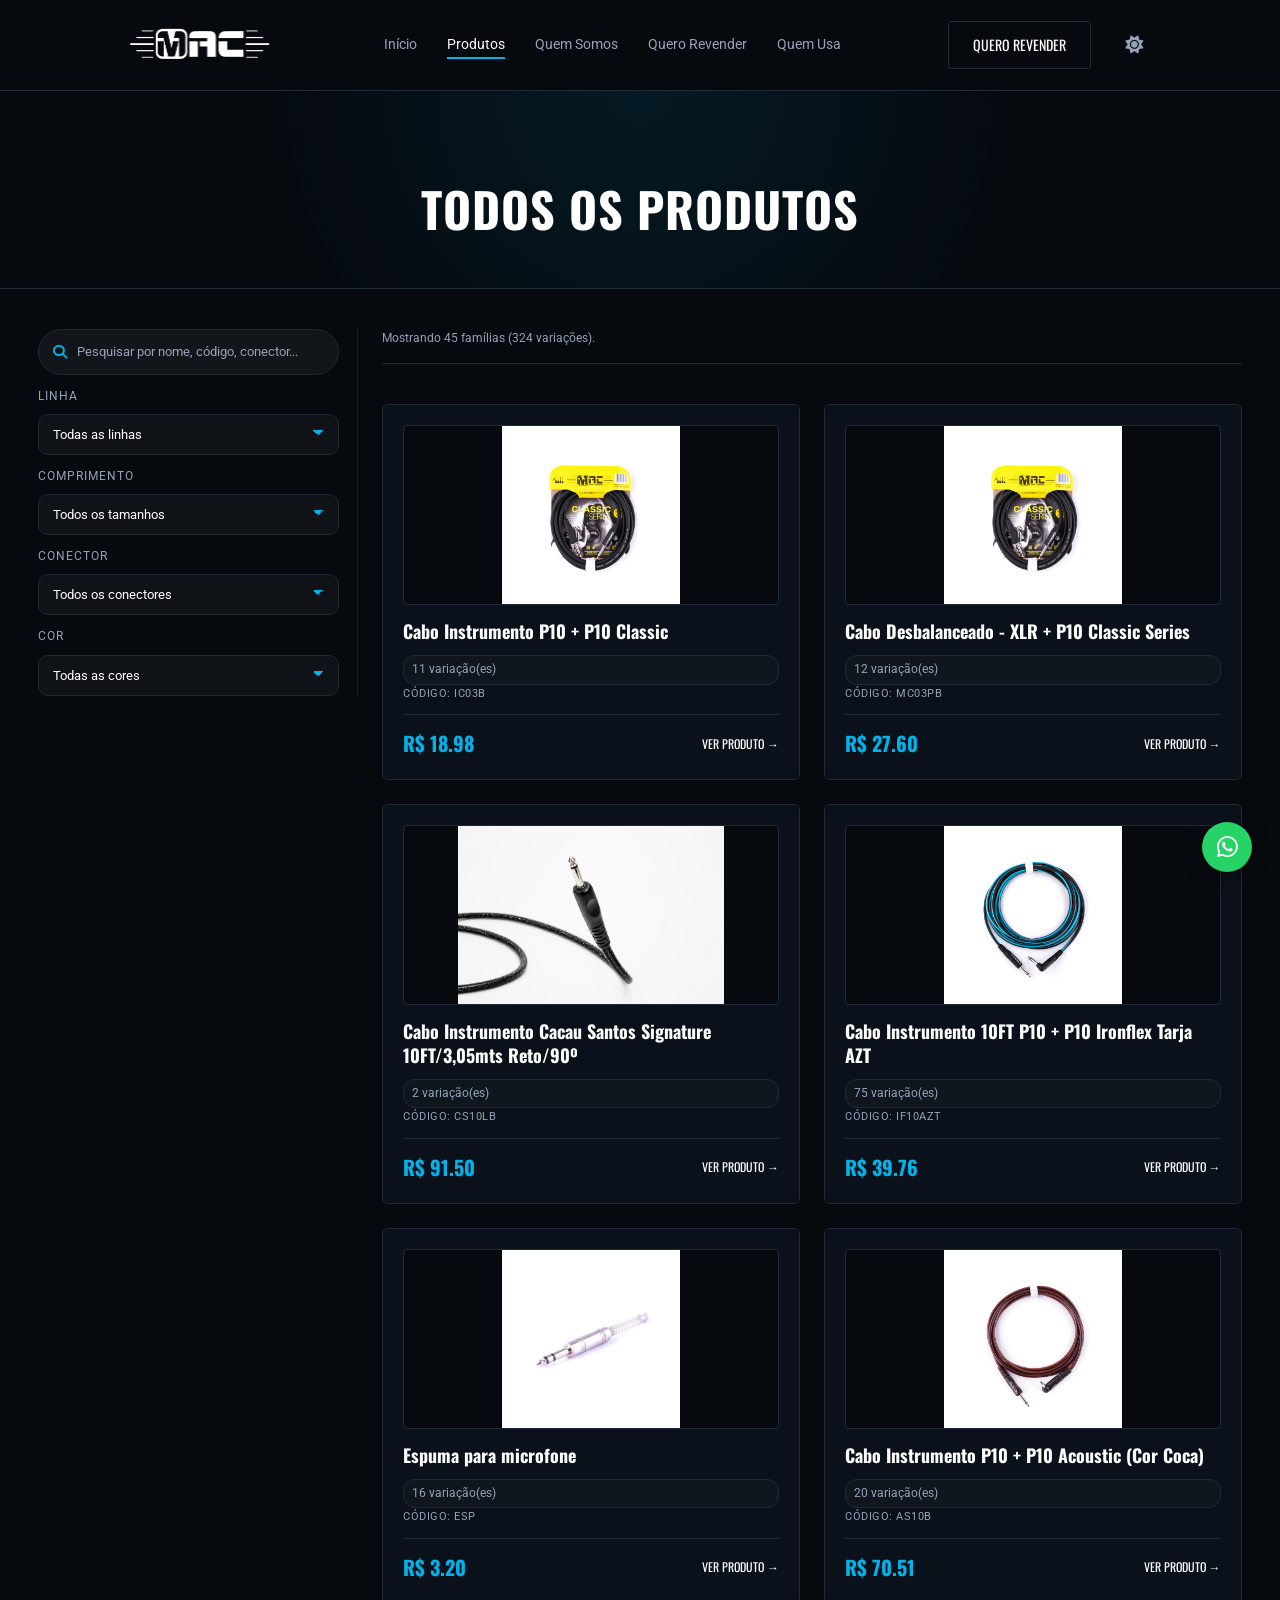
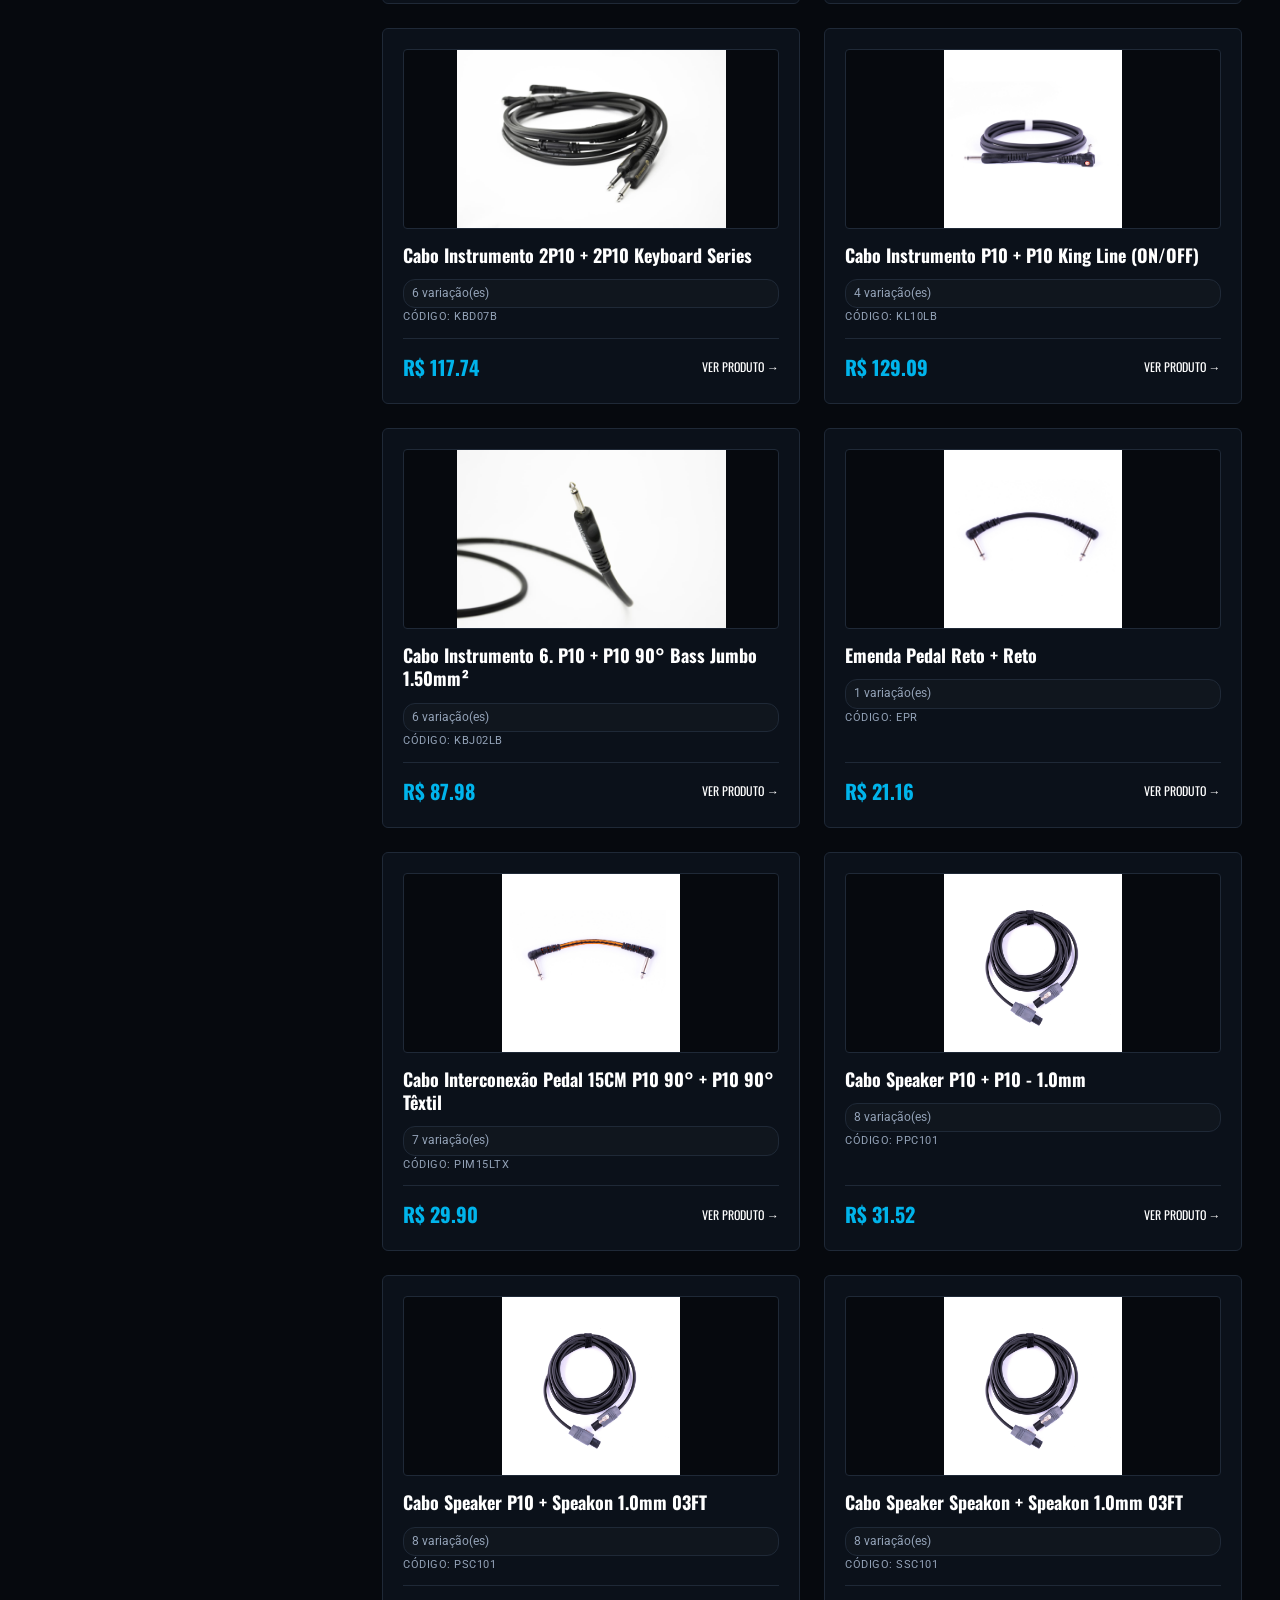
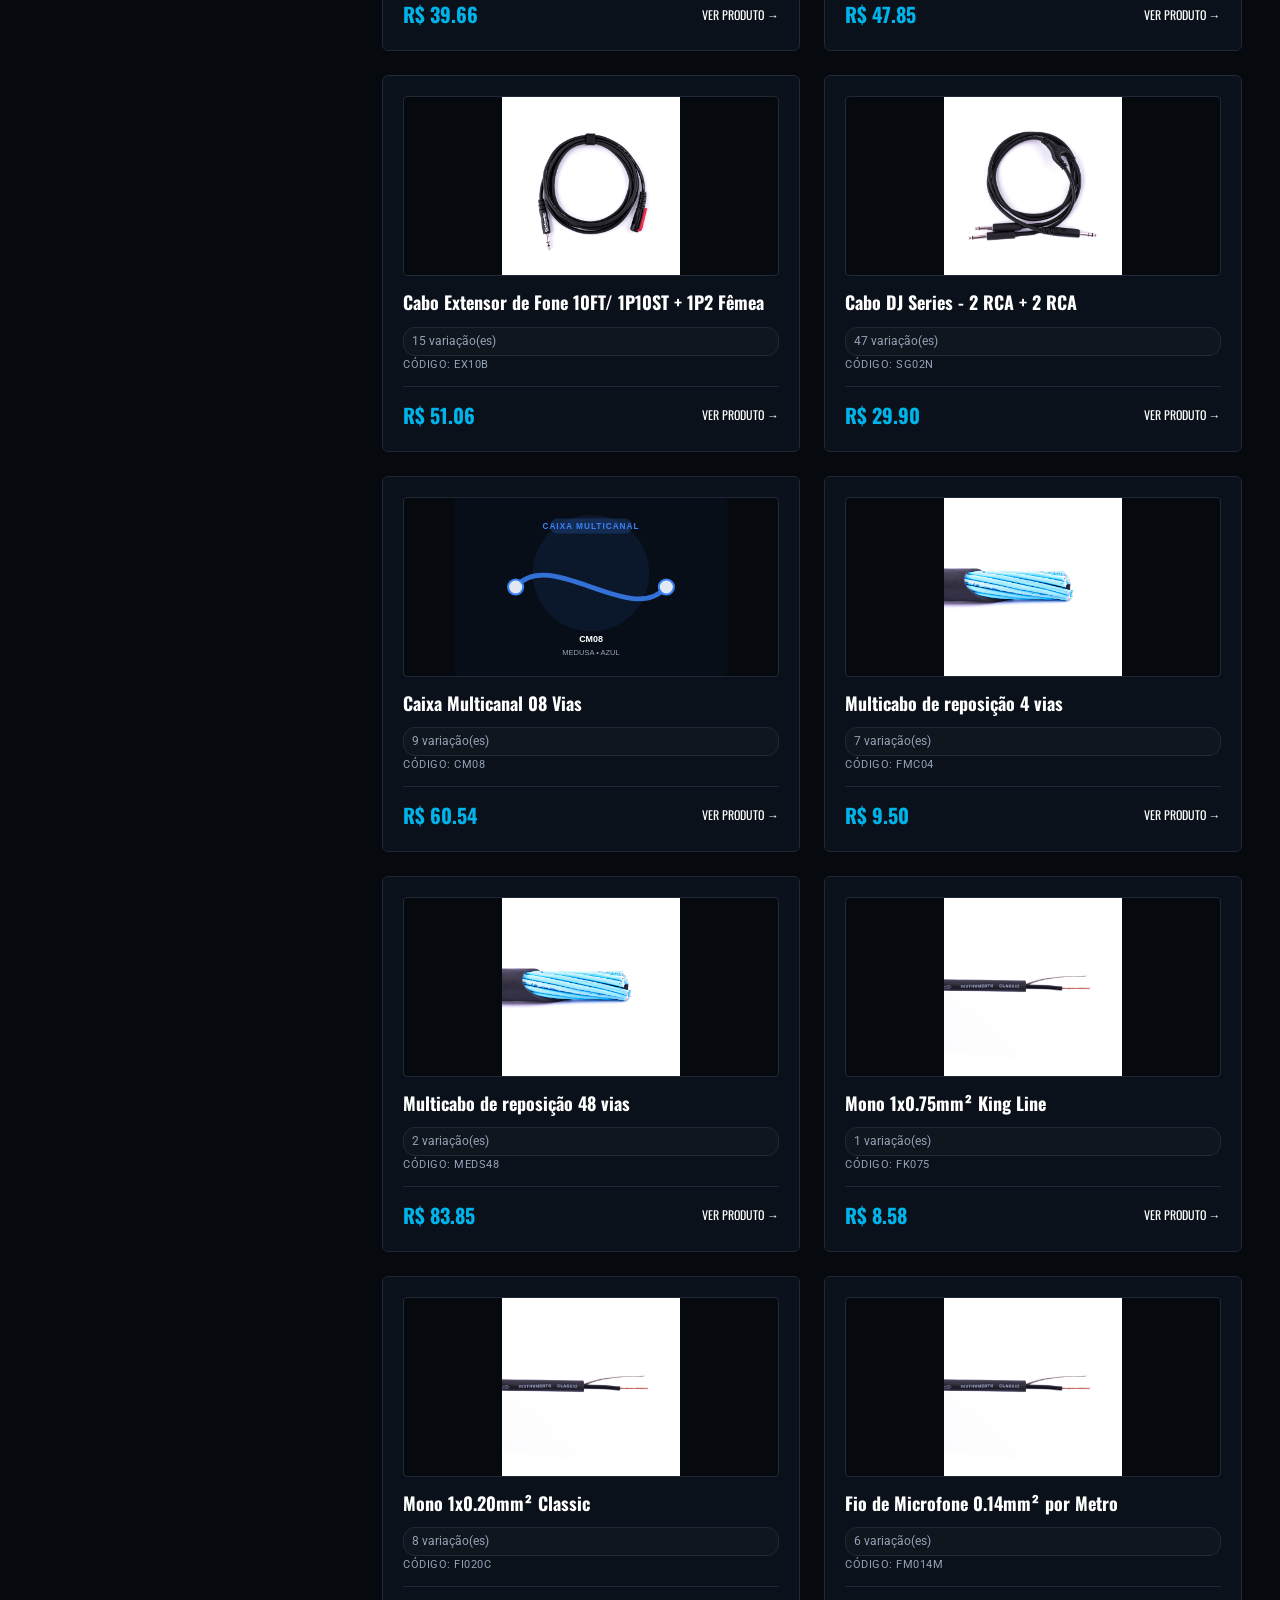
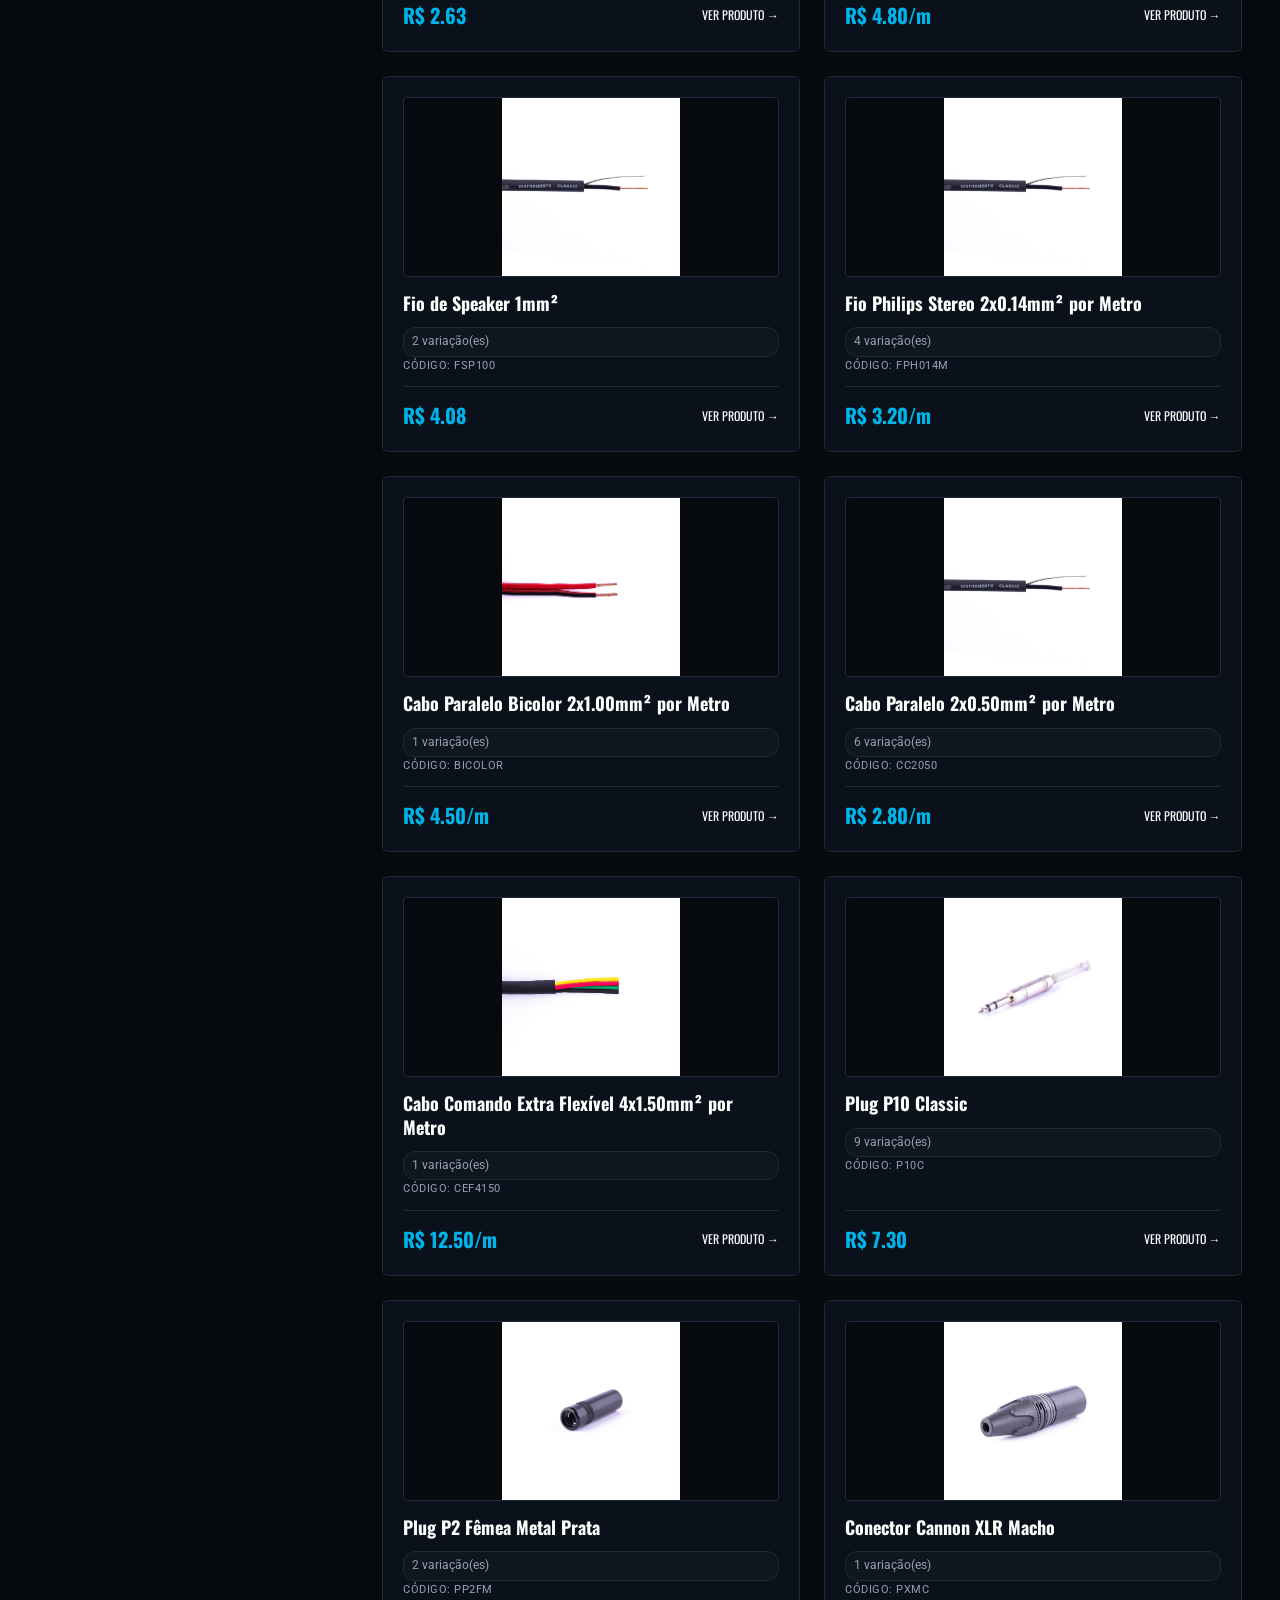
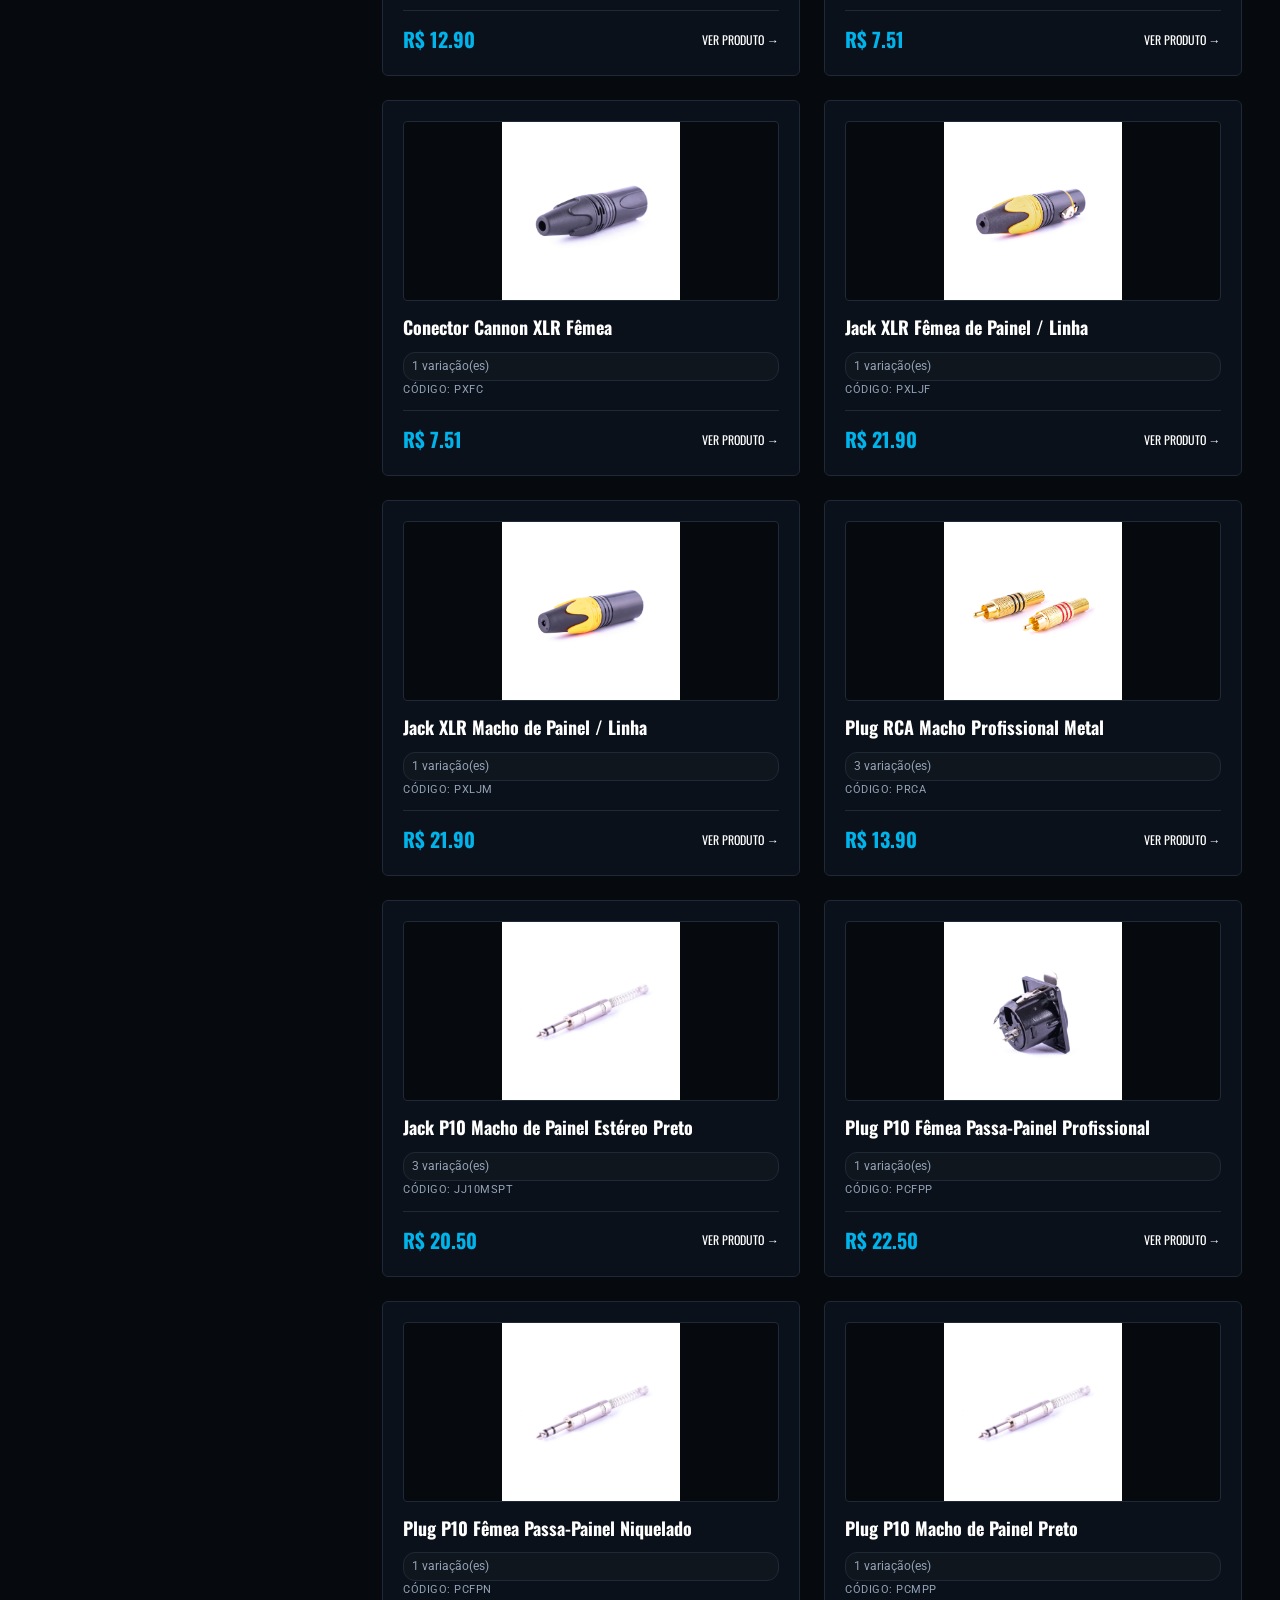
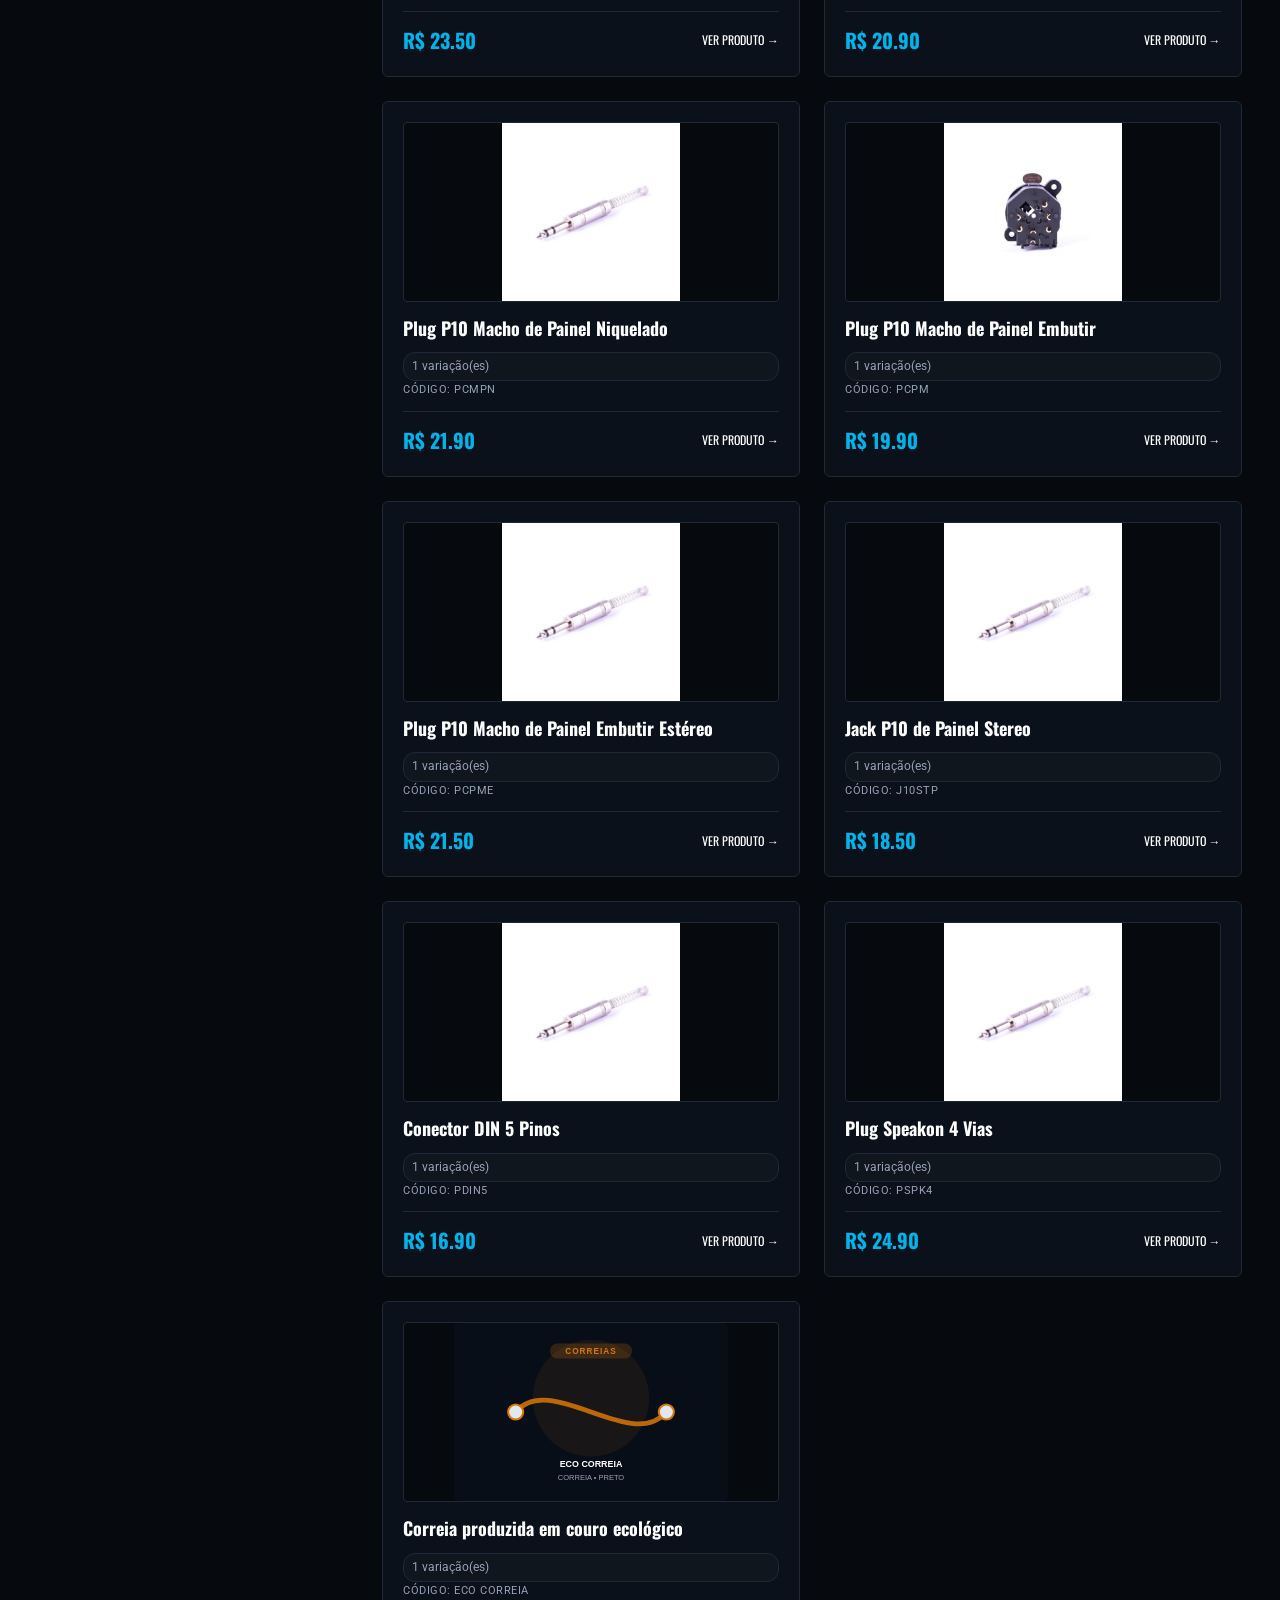
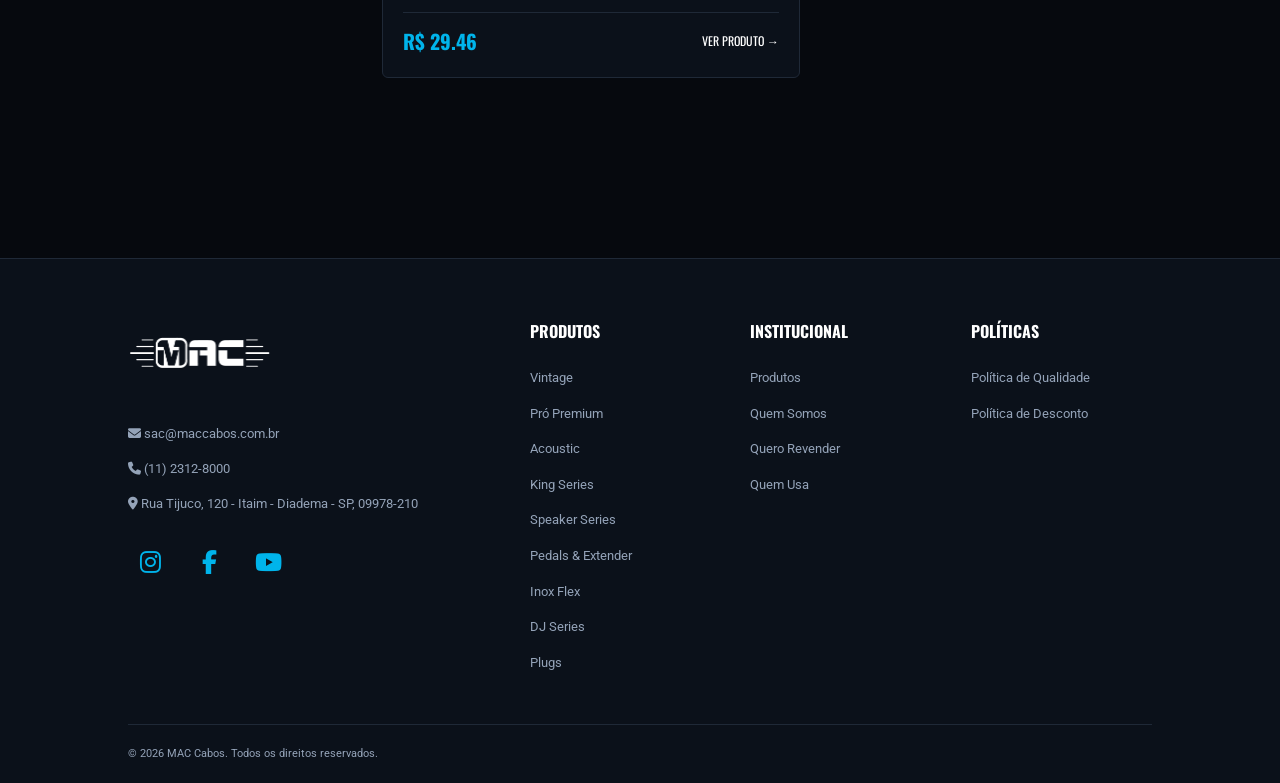
<file: src/html/catalogo.html>
<!DOCTYPE html>
<html lang="pt-BR">
<head>
    <meta charset="UTF-8">
    <meta name="viewport" content="width=device-width, initial-scale=1.0">
    <title>MAC Cabos - Catálogo</title>
    <link rel="icon" href="../img/Icon.png" type="image/png" sizes="32x32">    <link href="https://fonts.googleapis.com/css2?family=Oswald:wght@500;700&family=Roboto:wght@300;400;700&display=swap" rel="stylesheet">
    <link href="https://cdnjs.cloudflare.com/ajax/libs/font-awesome/6.5.0/css/all.min.css" rel="stylesheet" />
    <link rel="stylesheet" href="../css/style.css">
    <script src="../js/theme-toggle.js"></script>
</head>
<body>
    <header>
        <a href="../../index.html" class="logo"><img src="../img/LOGO MACCABOS BRANCO.png" alt="MAC CABOS" class="logo-img"></a>
        <nav>
            <ul>
                <li><a href="../../index.html">Início</a></li>
                <li><a href="catalogo.html" class="active">Produtos</a></li>
                <li><a href="quem-somos.html">Quem Somos</a></li>
                <li><a href="quero-revender.html">Quero Revender</a></li>
                <li><a href="quem-usa.html">Quem Usa</a></li>
            </ul>
        </nav>
        <a href="quero-revender.html" class="btn-outline">Quero Revender</a>
    </header>

    <main>
        <section class="page-header">
            <h1>Todos os Produtos</h1>
        </section>

        <section class="catalogo-container">
            <div class="catalogo-layout">
                <aside class="filters-sidebar">
                    <div class="filters-bar">
                        <div class="search-field">
                            <i class="fa-solid fa-magnifying-glass"></i>
                            <input id="search-input" type="text" placeholder="Pesquisar por nome, código, conector..." class="search-input">
                        </div>
                        <label class="filter-group">
                            <span>Linha</span>
                            <select id="filter-line" class="filter-select"></select>
                        </label>
                        <label class="filter-group">
                            <span>Comprimento</span>
                            <select id="filter-length" class="filter-select"></select>
                        </label>
                        <label class="filter-group">
                            <span>Conector</span>
                            <select id="filter-connector" class="filter-select"></select>
                        </label>
                        <label class="filter-group">
                            <span>Cor</span>
                            <select id="filter-color" class="filter-select"></select>
                        </label>
                    </div>
                </aside>

                <div class="catalogo-content">
                    <p id="resultados-text" class="resultados-text">Mostrando resultados do catálogo.</p>
                    <div id="products-grid" class="products-grid"></div>
                </div>
            </div>
        </section>
    </main>

    <footer>
        <div class="footer-grid">
            <div class="footer-col">
                <a href="../../index.html" class="logo"><img src="../img/LOGO MACCABOS BRANCO.png" alt="MAC CABOS" class="logo-img"></a>
                <div class="contact-icons">
                    <a href="mailto:sac@maccabos.com.br" aria-label="Email" class="contact-item">
                        <i class="fas fa-envelope"></i> sac@maccabos.com.br
                    </a>
                    <a href="tel:+551123128000" aria-label="Telefone" class="contact-item">
                        <i class="fas fa-phone"></i> (11) 2312-8000
                    </a>
                    <a href="#" aria-label="Localização" class="contact-item">
                        <i class="fas fa-map-marker-alt"></i> Rua Tijuco, 120 - Itaim - Diadema - SP, 09978-210
                    </a>
                </div>
                <div class="social-icons">
                    <a href="https://instagram.com/maccabos" target="_blank" aria-label="Instagram"><i class="fab fa-instagram"></i></a>
                    <a href="https://facebook.com/maccabos" target="_blank" aria-label="Facebook"><i class="fab fa-facebook-f"></i></a>
                    <a href="https://youtube.com/channel/maccabos" target="_blank" aria-label="YouTube"><i class="fab fa-youtube"></i></a>
                </div>
            </div>

            <div class="footer-col">
                <h4>Produtos</h4>
                <ul>
                    <li><a href="catalogo.html">Vintage</a></li>
                    <li><a href="catalogo.html">Pró Premium</a></li>
                    <li><a href="catalogo.html">Acoustic</a></li>
                    <li><a href="catalogo.html">King Series</a></li>
                    <li><a href="catalogo.html">Speaker Series</a></li>
                    <li><a href="catalogo.html">Pedals & Extender</a></li>
                    <li><a href="catalogo.html">Inox Flex</a></li>
                    <li><a href="catalogo.html">DJ Series</a></li>
                    <li><a href="catalogo.html">Plugs</a></li>
                </ul>
            </div>

            <div class="footer-col">
                <h4>Institucional</h4>
                <ul>
                    <li><a href="catalogo.html">Produtos</a></li>
                    <li><a href="quem-somos.html">Quem Somos</a></li>
                    <li><a href="quero-revender.html">Quero Revender</a></li>
                    <li><a href="quem-usa.html">Quem Usa</a></li>
                </ul>
            </div>

            <div class="footer-col">
                <h4>Políticas</h4>
                <ul>
                    <li><a href="politica-qualidade.html">Política de Qualidade</a></li>
                    <li><a href="politica-desconto.html">Política de Desconto</a></li>
                </ul>
            </div>
        </div>

        <div class="footer-bottom">
            <p>&copy; 2026 MAC Cabos. Todos os direitos reservados.</p>
        </div>
    </footer>
    <button id="theme-toggle-btn" aria-label="Ativar modo claro">
        <i class="fas fa-sun"></i>
    </button>
    <script src="../js/products-data.js"></script>
    <script src="../js/catalogo.js"></script>
</body>
</html>
</file>
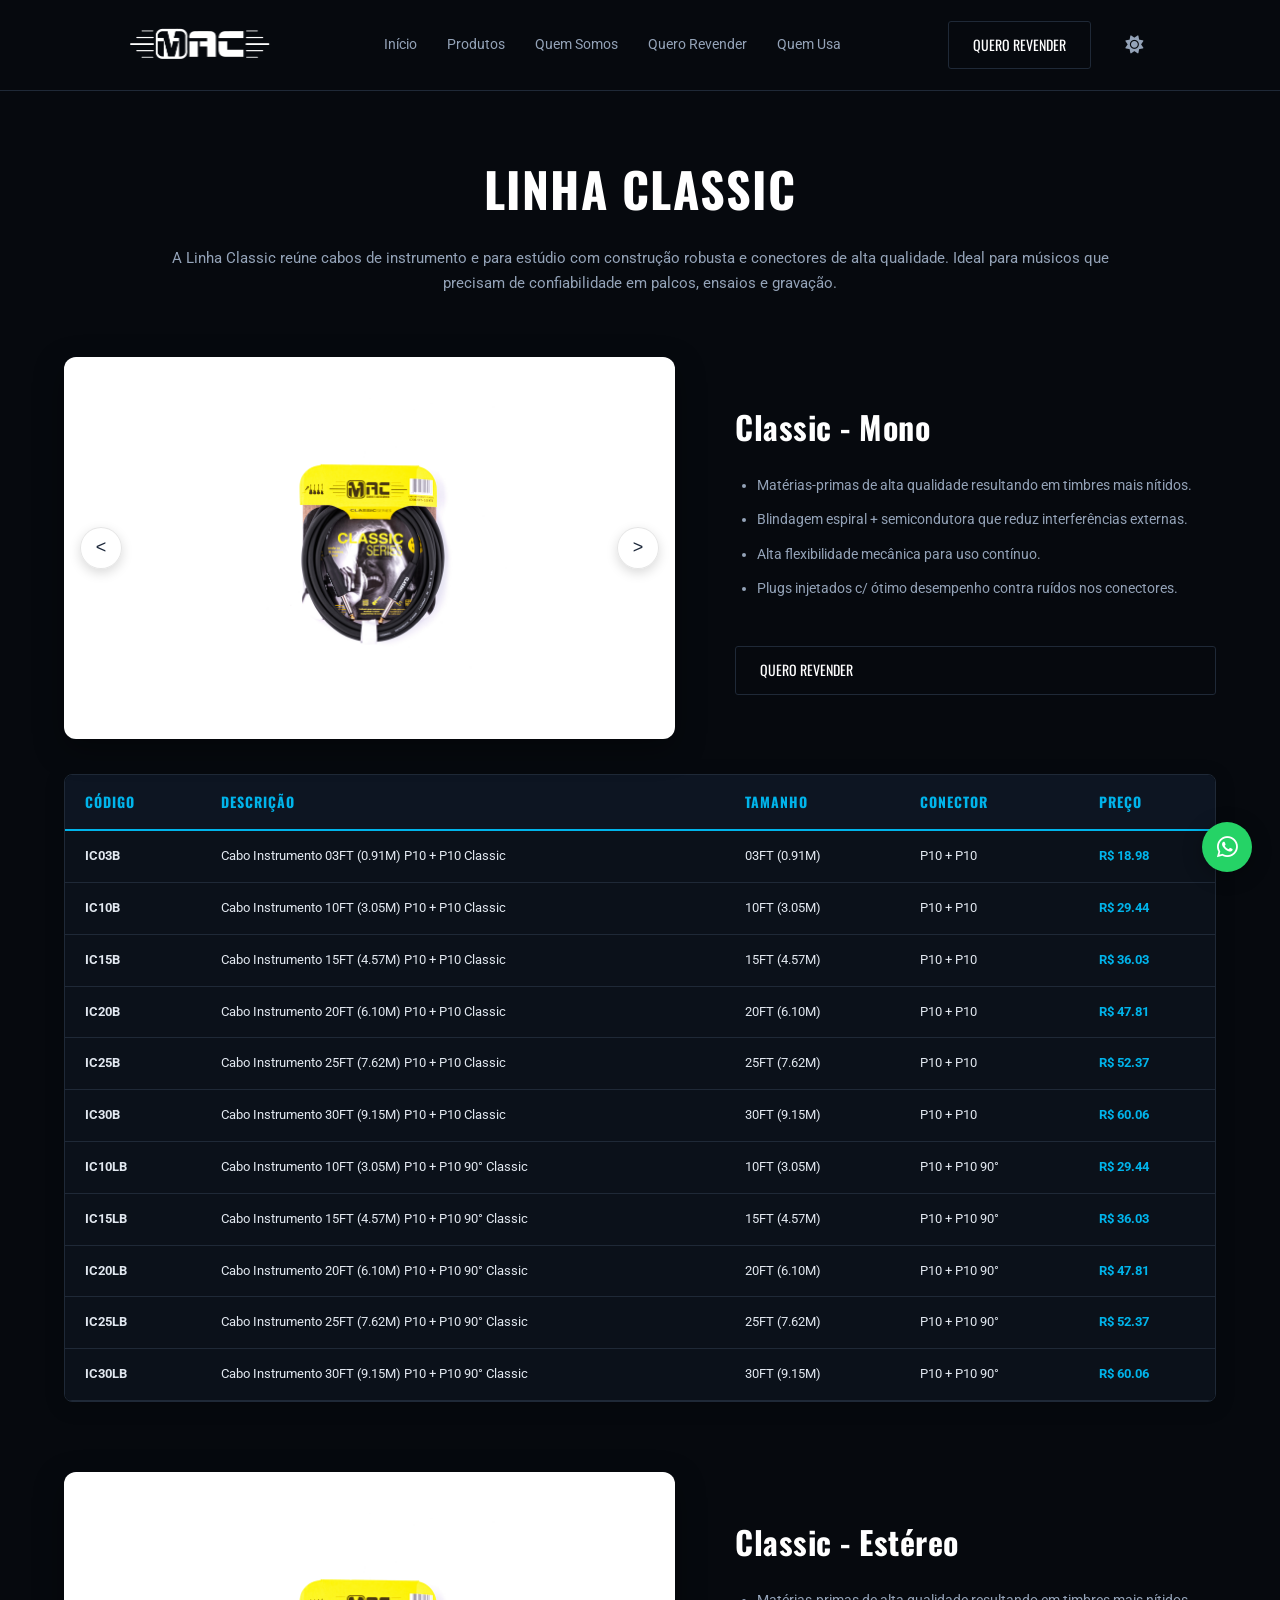
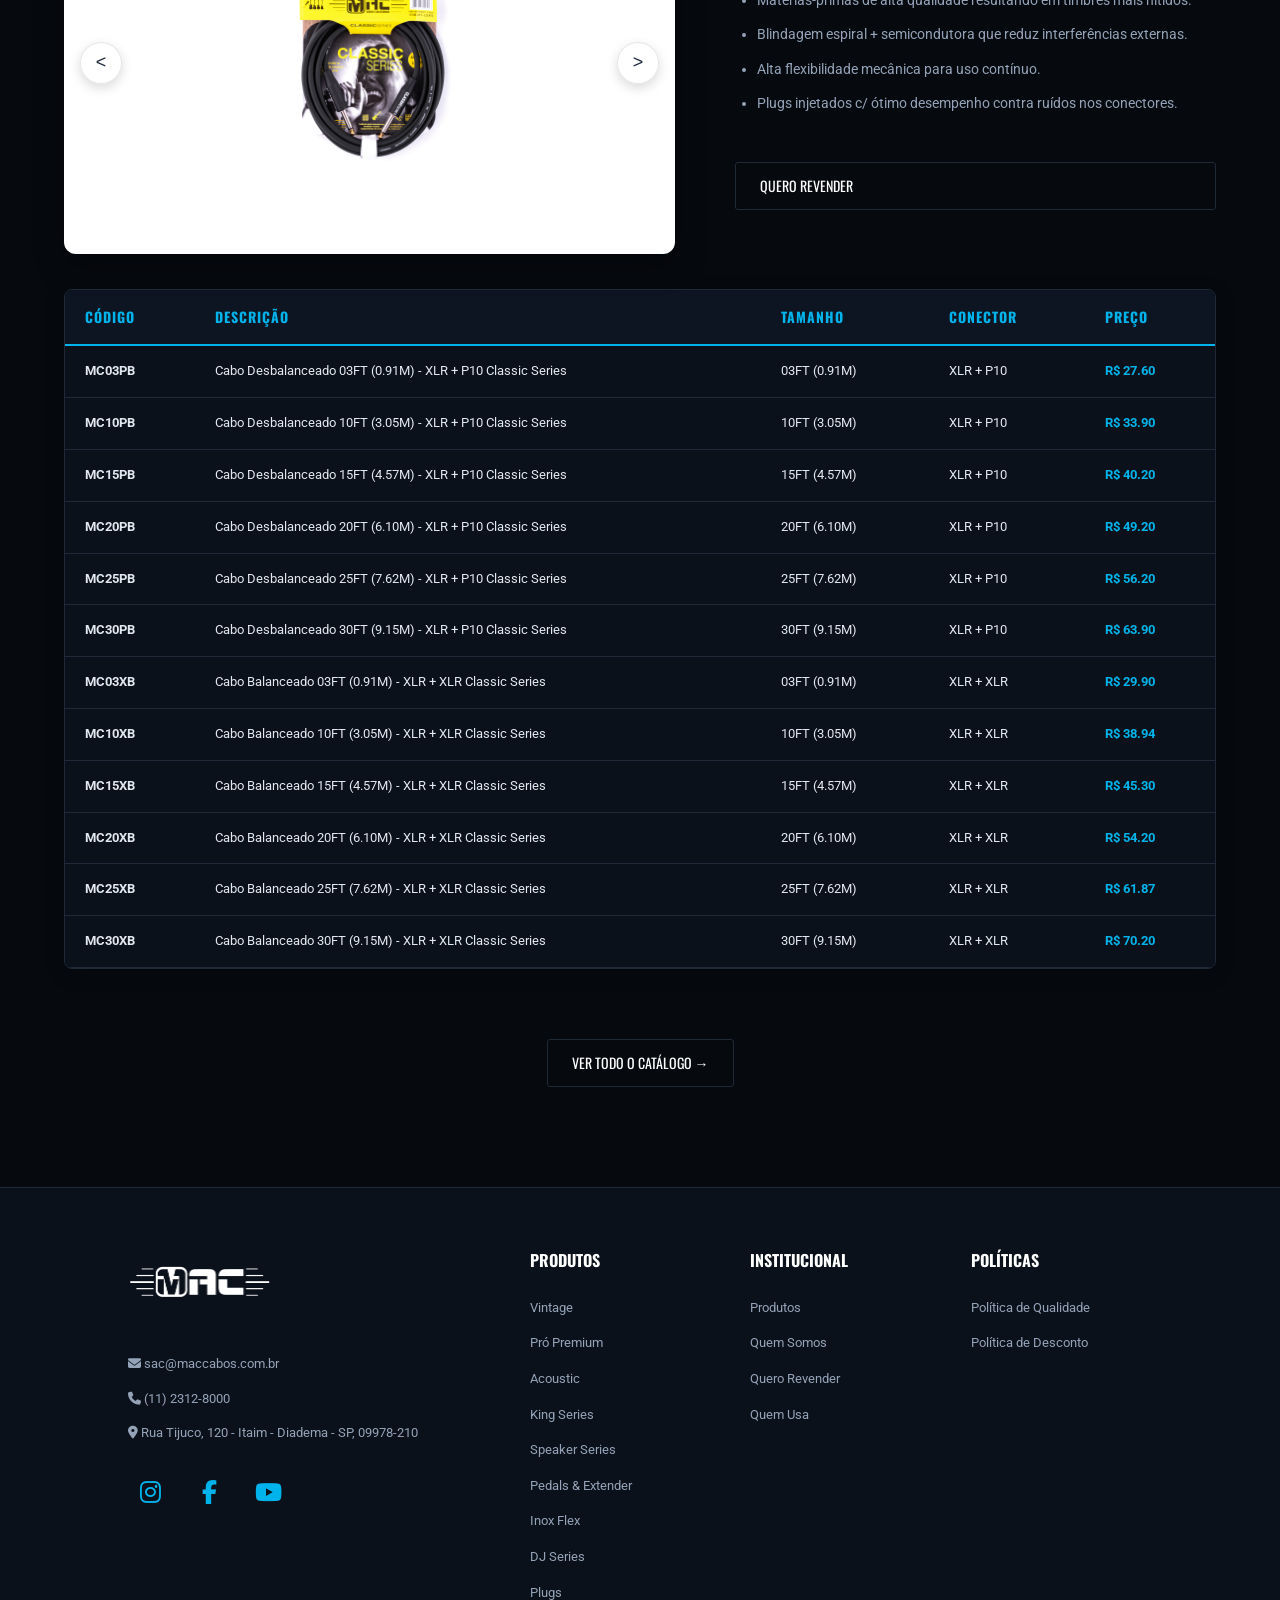
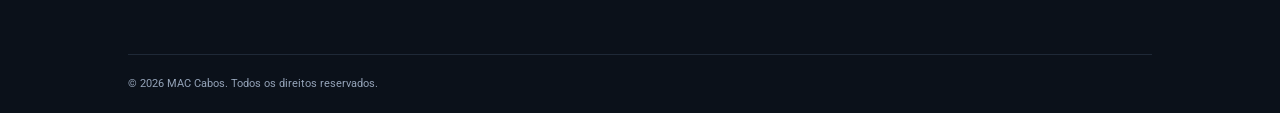
<file: src/html/linha-classic.html>
<!DOCTYPE html>
<html lang="pt-BR">
<head>
    <meta charset="UTF-8">
    <meta name="viewport" content="width=device-width, initial-scale=1.0">
    <title>MAC Cabos - Linha Classic</title>
    <link rel="icon" href="../img/Icon.png" type="image/png" sizes="32x32">    <link href="https://fonts.googleapis.com/css2?family=Oswald:wght@500;700&family=Roboto:wght@300;400;700&display=swap" rel="stylesheet">
    <link href="https://cdnjs.cloudflare.com/ajax/libs/font-awesome/6.5.0/css/all.min.css" rel="stylesheet" />
    <link rel="stylesheet" href="../css/style.css">
    <script src="../js/theme-toggle.js"></script>
</head>
<body>
    <header>
        <a href="../../index.html" class="logo"><img src="../img/LOGO MACCABOS BRANCO.png" alt="MAC CABOS" class="logo-img"></a>
        <nav>
            <ul>
                <li><a href="../../index.html">Início</a></li>
                <li><a href="catalogo.html">Produtos</a></li>
                <li><a href="quem-somos.html">Quem Somos</a></li>
                <li><a href="quero-revender.html">Quero Revender</a></li>
                <li><a href="quem-usa.html">Quem Usa</a></li>
            </ul>
        </nav>
        <a href="quero-revender.html" class="btn-outline">Quero Revender</a>
    </header>

    <main>
        <section class="line-showcase-section">
            <div class="line-header-centered">
                <h1 id="line-title">LINHA CLASSIC</h1>
                <p id="line-description">Carregando informações da Linha Classic...</p>
            </div>

            <div id="line-showcase-container"></div>

            <div style="margin-top: 50px; text-align: center;">
                <a href="catalogo.html" class="btn-outline">Ver Todo o Catálogo &rarr;</a>
            </div>
        </section>
    </main>

    <footer>
        <div class="footer-grid">
            <div class="footer-col">
                <a href="../../index.html" class="logo"><img src="../img/LOGO MACCABOS BRANCO.png" alt="MAC CABOS" class="logo-img"></a>
                <div class="contact-icons">
                    <a href="mailto:sac@maccabos.com.br" aria-label="Email" class="contact-item">
                        <i class="fas fa-envelope"></i> sac@maccabos.com.br
                    </a>
                    <a href="tel:+551123128000" aria-label="Telefone" class="contact-item">
                        <i class="fas fa-phone"></i> (11) 2312-8000
                    </a>
                    <a href="#" aria-label="Localização" class="contact-item">
                        <i class="fas fa-map-marker-alt"></i> Rua Tijuco, 120 - Itaim - Diadema - SP, 09978-210
                    </a>
                </div>
                <div class="social-icons">
                    <a href="https://instagram.com/maccabos" target="_blank" aria-label="Instagram"><i
                            class="fab fa-instagram"></i></a>
                    <a href="https://facebook.com/maccabos" target="_blank" aria-label="Facebook"><i
                            class="fab fa-facebook-f"></i></a>
                    <a href="https://youtube.com/channel/maccabos" target="_blank" aria-label="YouTube"><i
                            class="fab fa-youtube"></i></a>
                </div>
            </div>

            <div class="footer-col">
                <h4>Produtos</h4>
                <ul>
                    <li><a href="catalogo.html">Vintage</a></li>
                    <li><a href="catalogo.html">Pró Premium</a></li>
                    <li><a href="catalogo.html">Acoustic</a></li>
                    <li><a href="catalogo.html">King Series</a></li>
                    <li><a href="catalogo.html">Speaker Series</a></li>
                    <li><a href="catalogo.html">Pedals & Extender</a></li>
                    <li><a href="catalogo.html">Inox Flex</a></li>
                    <li><a href="catalogo.html">DJ Series</a></li>
                    <li><a href="catalogo.html">Plugs</a></li>
                </ul>
            </div>

            <div class="footer-col">
                <h4>Institucional</h4>
                <ul>
                    <li><a href="catalogo.html">Produtos</a></li>
                    <li><a href="quem-somos.html">Quem Somos</a></li>
                    <li><a href="quero-revender.html">Quero Revender</a></li>
                    <li><a href="quem-usa.html">Quem Usa</a></li>
                </ul>
            </div>

            <div class="footer-col">
                <h4>Políticas</h4>
                <ul>
                    <li><a href="politica-qualidade.html">Política de Qualidade</a></li>
                    <li><a href="politica-desconto.html">Política de Desconto</a></li>
                </ul>
            </div>
        </div>

        <div class="footer-bottom">
            <p>&copy; 2026 MAC Cabos. Todos os direitos reservados.</p>
        </div>
    </footer>

    <button id="theme-toggle-btn" aria-label="Ativar modo claro">
        <i class="fas fa-sun"></i>
    </button>
    <script src="../js/products-data.js"></script>
    <script src="../js/linha.js"></script>
</body>
</html>
</file>
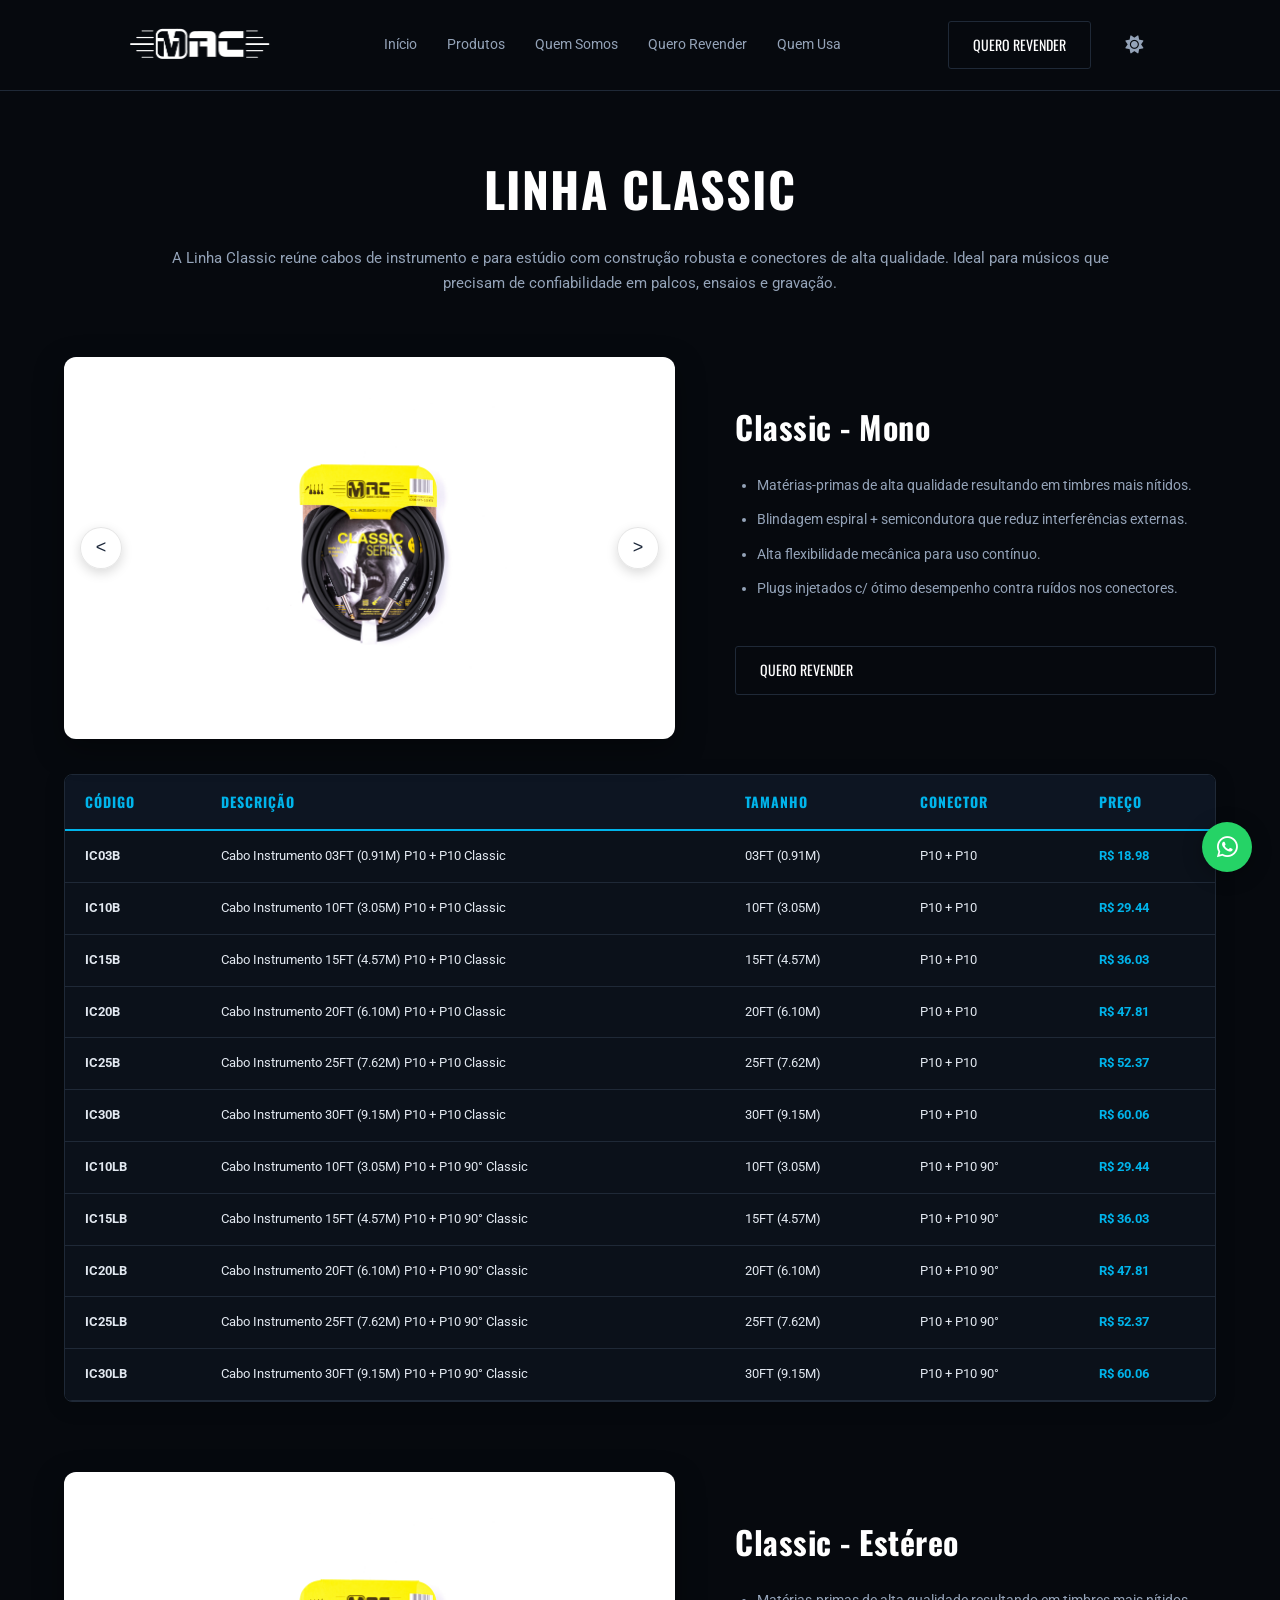
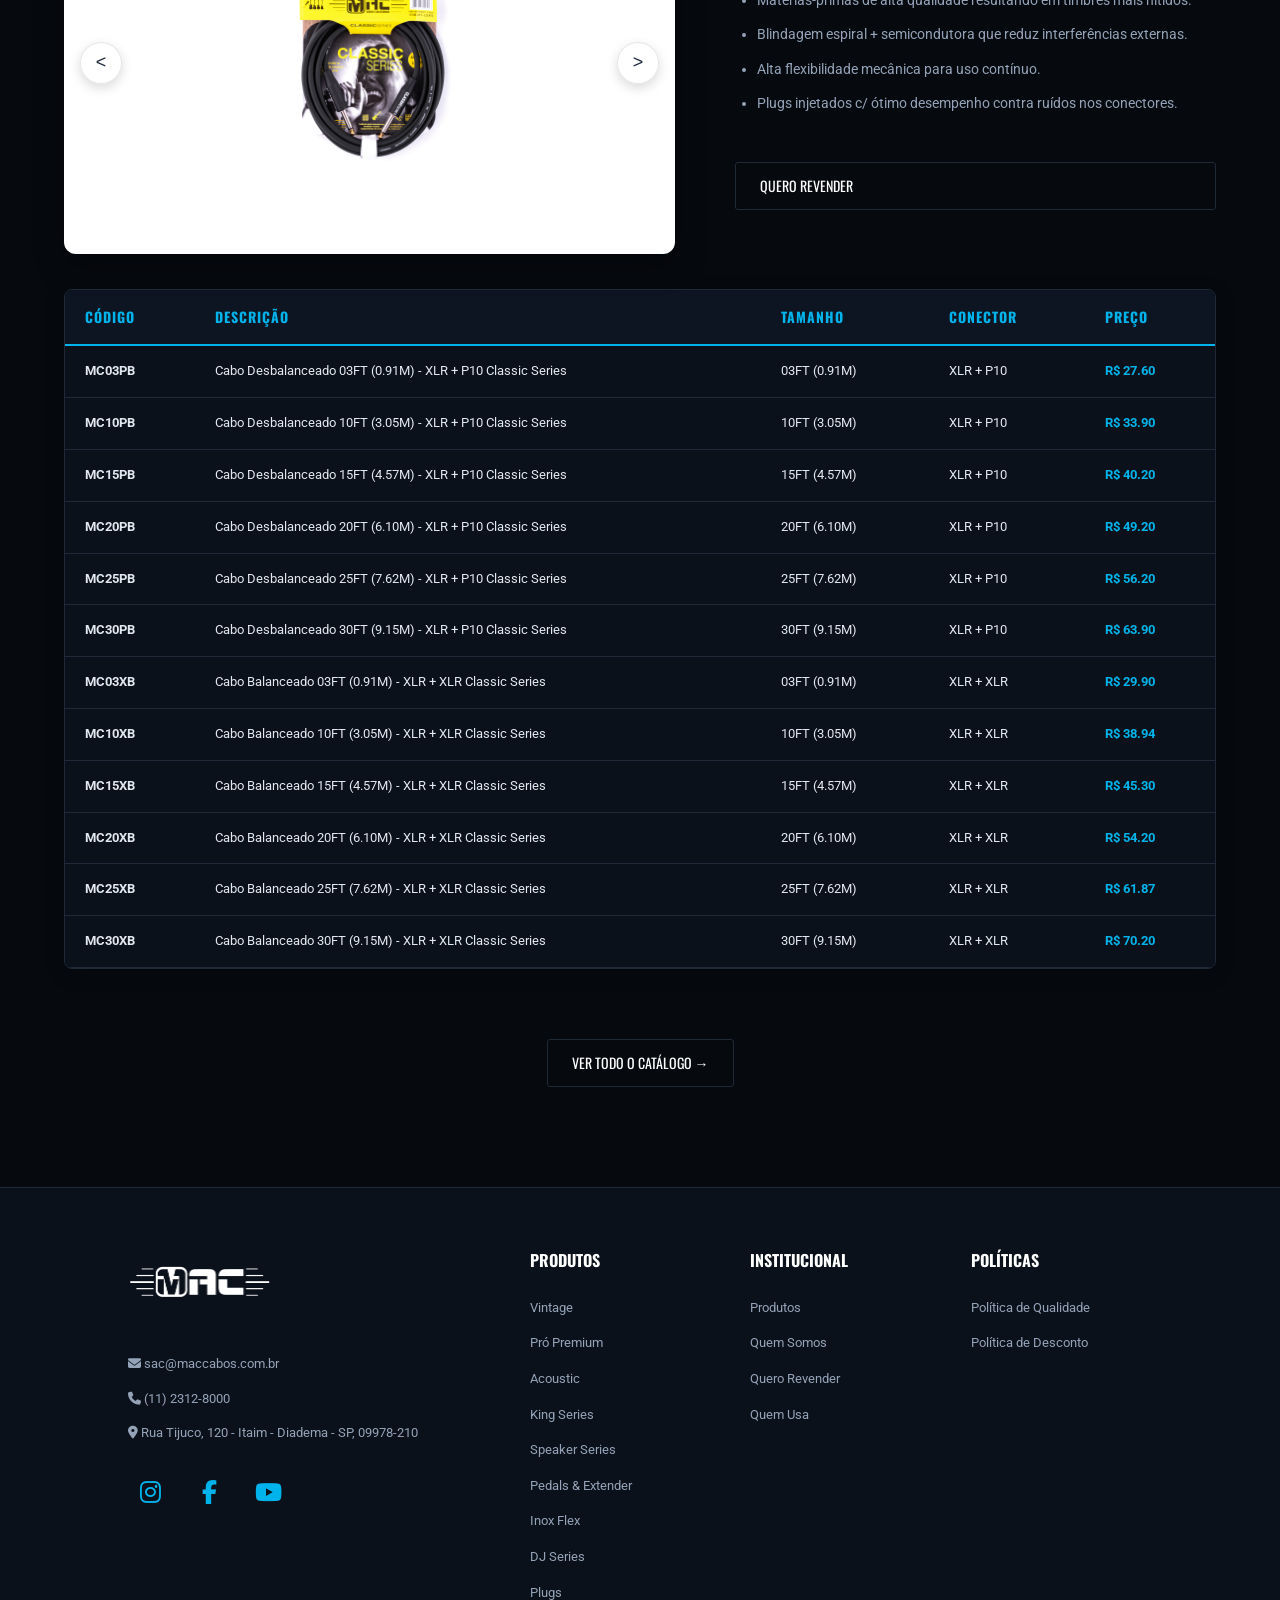
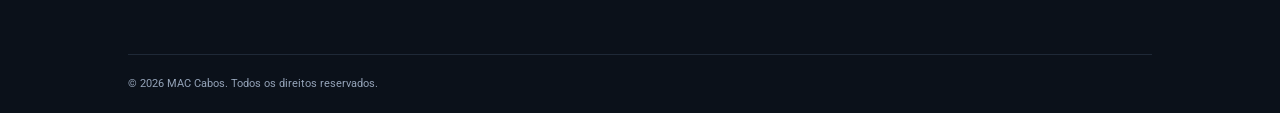
<file: src/html/linha.html>
<!DOCTYPE html>
<html lang="pt-BR">
<head>
    <meta charset="UTF-8">
    <meta name="viewport" content="width=device-width, initial-scale=1.0">
    <title>MAC Cabos - Linha de Produtos</title>
    <link rel="icon" href="../img/Icon.png" type="image/png" sizes="32x32">    <link href="https://fonts.googleapis.com/css2?family=Oswald:wght@500;700&family=Roboto:wght@300;400;700&display=swap" rel="stylesheet">
    <link href="https://cdnjs.cloudflare.com/ajax/libs/font-awesome/6.5.0/css/all.min.css" rel="stylesheet" />
    <link rel="stylesheet" href="../css/style.css">
    <script src="../js/theme-toggle.js"></script>
</head>
<body>
    <header>
        <a href="../../index.html" class="logo"><img src="../img/LOGO MACCABOS BRANCO.png" alt="MAC CABOS" class="logo-img"></a>
        <nav>
            <ul>
                <li><a href="../../index.html">Início</a></li>
                <li><a href="catalogo.html">Produtos</a></li>
                <li><a href="quem-somos.html">Quem Somos</a></li>
                <li><a href="quero-revender.html">Quero Revender</a></li>
                <li><a href="quem-usa.html">Quem Usa</a></li>
            </ul>
        </nav>
        <a href="quero-revender.html" class="btn-outline">Quero Revender</a>
    </header>

    <main>
        <section class="line-showcase-section">
            <div class="line-header-centered">
                <h1 id="line-title">LINHA DE PRODUTOS</h1>
                <p id="line-description">Carregando informações da linha...</p>
            </div>

            <div id="line-showcase-container"></div>

            <div style="margin-top: 50px; text-align: center;">
                <a href="catalogo.html" class="btn-outline">Ver Todo o Catálogo &rarr;</a>
            </div>
        </section>
    </main>

    <footer>
        <div class="footer-grid">
            <div class="footer-col">
                <a href="../../index.html" class="logo"><img src="../img/LOGO MACCABOS BRANCO.png" alt="MAC CABOS" class="logo-img"></a>
                <div class="contact-icons">
                    <a href="mailto:sac@maccabos.com.br" aria-label="Email" class="contact-item">
                        <i class="fas fa-envelope"></i> sac@maccabos.com.br
                    </a>
                    <a href="tel:+551123128000" aria-label="Telefone" class="contact-item">
                        <i class="fas fa-phone"></i> (11) 2312-8000
                    </a>
                    <a href="#" aria-label="Localização" class="contact-item">
                        <i class="fas fa-map-marker-alt"></i> Rua Tijuco, 120 - Itaim - Diadema - SP, 09978-210
                    </a>
                </div>
                <div class="social-icons">
                    <a href="https://instagram.com/maccabos" target="_blank" aria-label="Instagram"><i
                            class="fab fa-instagram"></i></a>
                    <a href="https://facebook.com/maccabos" target="_blank" aria-label="Facebook"><i
                            class="fab fa-facebook-f"></i></a>
                    <a href="https://youtube.com/channel/maccabos" target="_blank" aria-label="YouTube"><i
                            class="fab fa-youtube"></i></a>
                </div>
            </div>

            <div class="footer-col">
                <h4>Produtos</h4>
                <ul>
                    <li><a href="catalogo.html">Vintage</a></li>
                    <li><a href="catalogo.html">Pró Premium</a></li>
                    <li><a href="catalogo.html">Acoustic</a></li>
                    <li><a href="catalogo.html">King Series</a></li>
                    <li><a href="catalogo.html">Speaker Series</a></li>
                    <li><a href="catalogo.html">Pedals & Extender</a></li>
                    <li><a href="catalogo.html">Inox Flex</a></li>
                    <li><a href="catalogo.html">DJ Series</a></li>
                    <li><a href="catalogo.html">Plugs</a></li>
                </ul>
            </div>

            <div class="footer-col">
                <h4>Institucional</h4>
                <ul>
                    <li><a href="catalogo.html">Produtos</a></li>
                    <li><a href="quem-somos.html">Quem Somos</a></li>
                    <li><a href="quero-revender.html">Quero Revender</a></li>
                    <li><a href="quem-usa.html">Quem Usa</a></li>
                </ul>
            </div>

            <div class="footer-col">
                <h4>Políticas</h4>
                <ul>
                    <li><a href="politica-qualidade.html">Política de Qualidade</a></li>
                    <li><a href="politica-desconto.html">Política de Desconto</a></li>
                </ul>
            </div>
        </div>

        <div class="footer-bottom">
            <p>&copy; 2026 MAC Cabos. Todos os direitos reservados.</p>
        </div>
    </footer>

    <button id="theme-toggle-btn" aria-label="Ativar modo claro">
        <i class="fas fa-sun"></i>
    </button>
    <script src="../js/products-data.js"></script>
    <script src="../js/linha.js"></script>
</body>
</html>
</file>
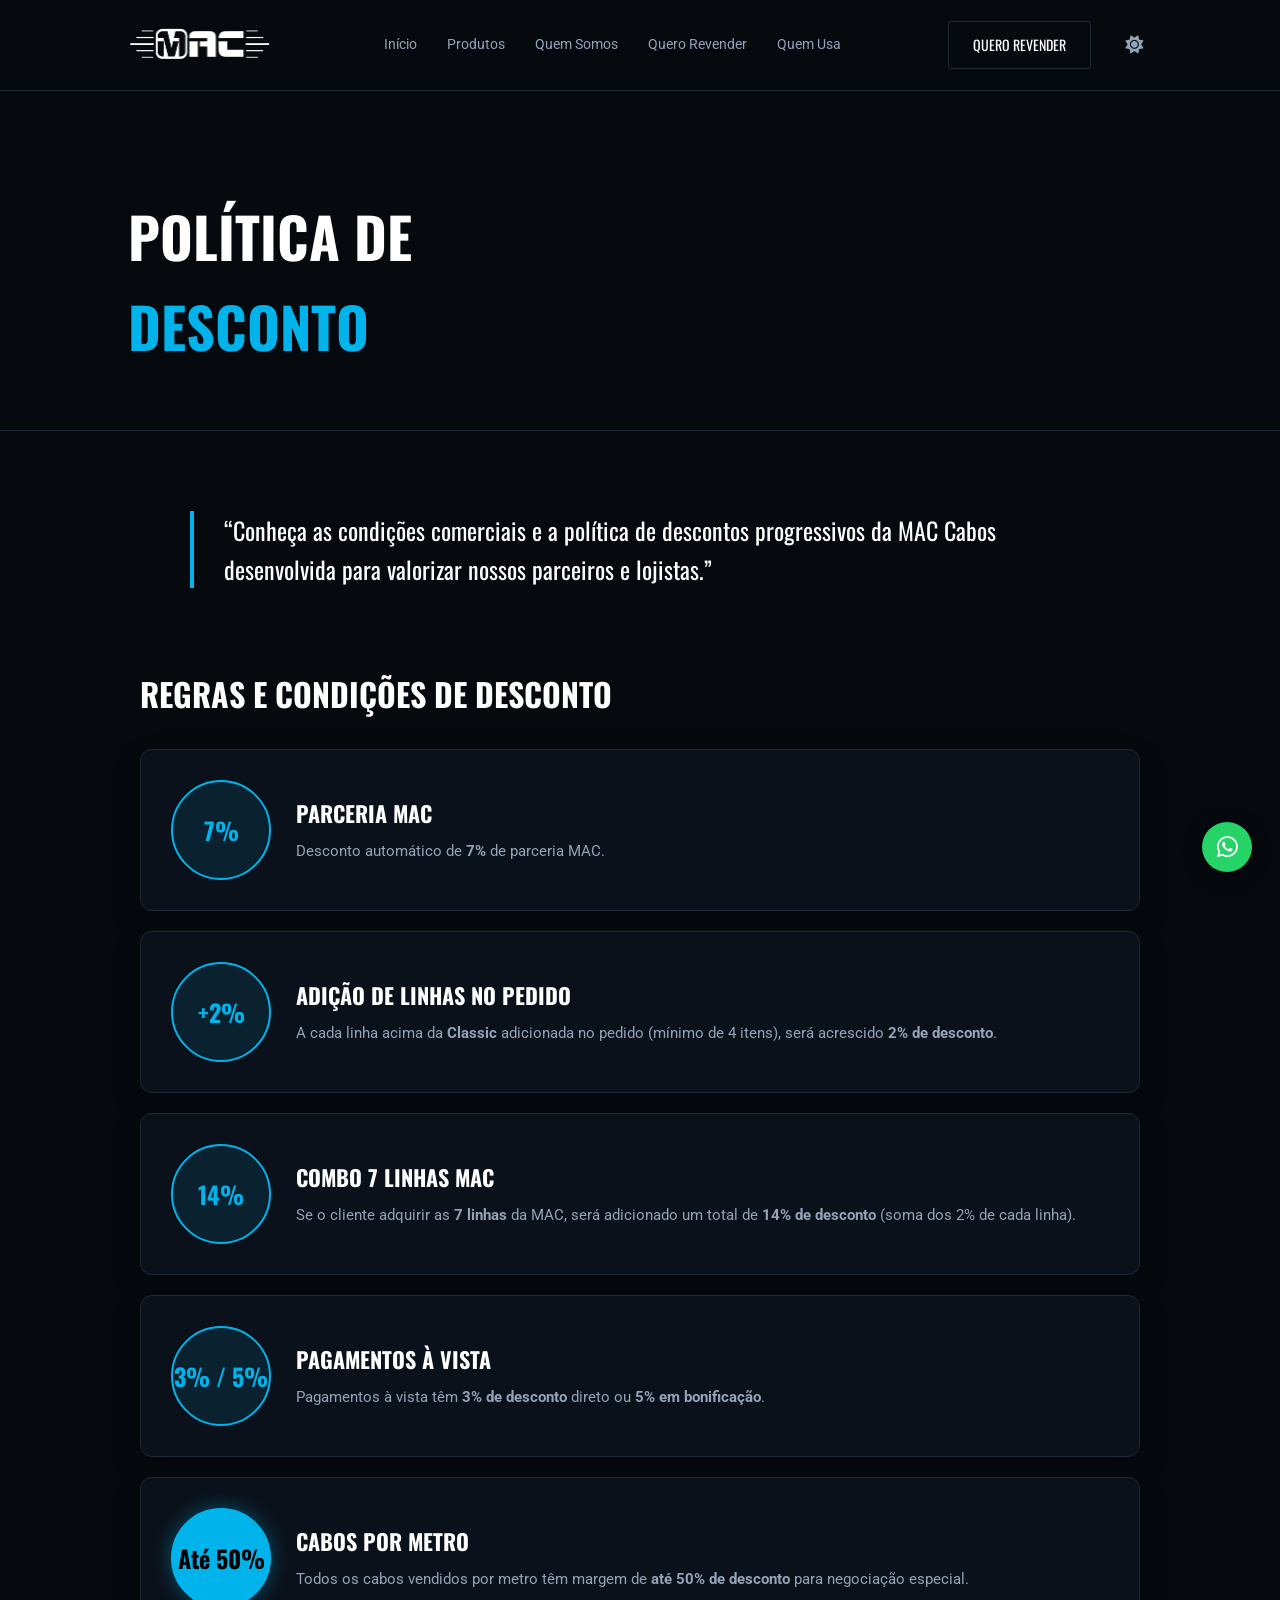
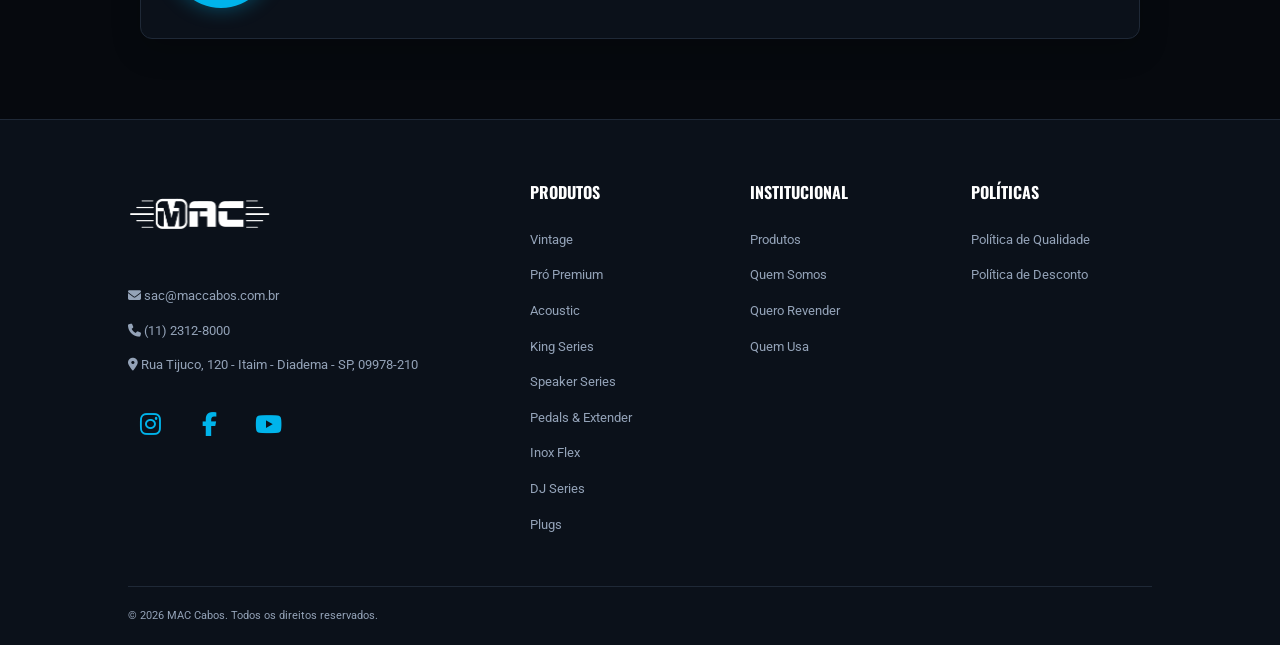
<file: src/html/politica-desconto.html>
<!DOCTYPE html>
<html lang="pt-BR">
<head>
    <meta charset="UTF-8">
    <meta name="viewport" content="width=device-width, initial-scale=1.0">
    <title>MAC Cabos - Política de Desconto</title>
    <link rel="icon" href="../img/Icon.png" type="image/png" sizes="32x32">
    <link href="https://fonts.googleapis.com/css2?family=Oswald:wght@500;700&family=Roboto:wght@300;400;700&display=swap" rel="stylesheet">
    <link href="https://cdnjs.cloudflare.com/ajax/libs/font-awesome/6.5.0/css/all.min.css" rel="stylesheet" />
    <link rel="stylesheet" href="../css/style.css">
    <script src="../js/theme-toggle.js"></script>
</head>
<body>
    <header>
        <a href="../../index.html" class="logo"><img src="../img/LOGO MACCABOS BRANCO.png" alt="MAC CABOS" class="logo-img"></a>
        <nav>
            <ul>
                <li><a href="../../index.html">Início</a></li>
                <li><a href="catalogo.html">Produtos</a></li>
                <li><a href="quem-somos.html">Quem Somos</a></li>
                <li><a href="quero-revender.html">Quero Revender</a></li>
                <li><a href="quem-usa.html">Quem Usa</a></li>
            </ul>
        </nav>
        <a href="quero-revender.html" class="btn-outline">Quero Revender</a>
    </header>

    <main>
        <section class="politica-hero">
            <h1>Política de <span>Desconto</span></h1>
        </section>

        <section class="politica-content">
            <div class="politica-quote">
                <p>“Conheça as condições comerciais e a política de descontos progressivos da MAC Cabos desenvolvida para valorizar nossos parceiros e lojistas.”</p>
            </div>

            <div class="desconto-container">
                <h2>Regras e Condições de Desconto</h2>
                <div class="desconto-grid">
                    <div class="desconto-card">
                        <div class="desconto-badge">7%</div>
                        <div class="desconto-info">
                            <h3>Parceria MAC</h3>
                            <p>Desconto automático de <strong>7%</strong> de parceria MAC.</p>
                        </div>
                    </div>

                    <div class="desconto-card">
                        <div class="desconto-badge">+2%</div>
                        <div class="desconto-info">
                            <h3>Adição de Linhas no Pedido</h3>
                            <p>A cada linha acima da <strong>Classic</strong> adicionada no pedido (mínimo de 4 itens), será acrescido <strong>2% de desconto</strong>.</p>
                        </div>
                    </div>

                    <div class="desconto-card">
                        <div class="desconto-badge">14%</div>
                        <div class="desconto-info">
                            <h3>Combo 7 Linhas MAC</h3>
                            <p>Se o cliente adquirir as <strong>7 linhas</strong> da MAC, será adicionado um total de <strong>14% de desconto</strong> (soma dos 2% de cada linha).</p>
                        </div>
                    </div>

                    <div class="desconto-card">
                        <div class="desconto-badge">3% / 5%</div>
                        <div class="desconto-info">
                            <h3>Pagamentos à Vista</h3>
                            <p>Pagamentos à vista têm <strong>3% de desconto</strong> direto ou <strong>5% em bonificação</strong>.</p>
                        </div>
                    </div>

                    <div class="desconto-card destaque-card">
                        <div class="desconto-badge badge-destaque">Até 50%</div>
                        <div class="desconto-info">
                            <h3>Cabos por Metro</h3>
                            <p>Todos os cabos vendidos por metro têm margem de <strong>até 50% de desconto</strong> para negociação especial.</p>
                        </div>
                    </div>
                </div>
            </div>
        </section>
    </main>

    <footer>
        <div class="footer-grid">
            <div class="footer-col">
                <a href="../../index.html" class="logo"><img src="../img/LOGO MACCABOS BRANCO.png" alt="MAC CABOS" class="logo-img"></a>
                <div class="contact-icons">
                    <a href="mailto:sac@maccabos.com.br" aria-label="Email" class="contact-item">
                        <i class="fas fa-envelope"></i> sac@maccabos.com.br
                    </a>
                    <a href="tel:+551123128000" aria-label="Telefone" class="contact-item">
                        <i class="fas fa-phone"></i> (11) 2312-8000
                    </a>
                    <a href="#" aria-label="Localização" class="contact-item">
                        <i class="fas fa-map-marker-alt"></i> Rua Tijuco, 120 - Itaim - Diadema - SP, 09978-210
                    </a>
                </div>
                <div class="social-icons">
                    <a href="https://instagram.com/maccabos" target="_blank" aria-label="Instagram"><i class="fab fa-instagram"></i></a>
                    <a href="https://facebook.com/maccabos" target="_blank" aria-label="Facebook"><i class="fab fa-facebook-f"></i></a>
                    <a href="https://youtube.com/channel/maccabos" target="_blank" aria-label="YouTube"><i class="fab fa-youtube"></i></a>
                </div>
            </div>

            <div class="footer-col">
                <h4>Produtos</h4>
                <ul>
                    <li><a href="catalogo.html">Vintage</a></li>
                    <li><a href="catalogo.html">Pró Premium</a></li>
                    <li><a href="catalogo.html">Acoustic</a></li>
                    <li><a href="catalogo.html">King Series</a></li>
                    <li><a href="catalogo.html">Speaker Series</a></li>
                    <li><a href="catalogo.html">Pedals & Extender</a></li>
                    <li><a href="catalogo.html">Inox Flex</a></li>
                    <li><a href="catalogo.html">DJ Series</a></li>
                    <li><a href="catalogo.html">Plugs</a></li>
                </ul>
            </div>

            <div class="footer-col">
                <h4>Institucional</h4>
                <ul>
                    <li><a href="catalogo.html">Produtos</a></li>
                    <li><a href="quem-somos.html">Quem Somos</a></li>
                    <li><a href="quero-revender.html">Quero Revender</a></li>
                    <li><a href="quem-usa.html">Quem Usa</a></li>
                </ul>
            </div>

            <div class="footer-col">
                <h4>Políticas</h4>
                <ul>
                    <li><a href="politica-qualidade.html">Política de Qualidade</a></li>
                    <li><a href="politica-desconto.html">Política de Desconto</a></li>
                </ul>
            </div>
        </div>

        <div class="footer-bottom">
            <p>&copy; 2026 MAC Cabos. Todos os direitos reservados.</p>
        </div>
    </footer>

    <button id="theme-toggle-btn" aria-label="Ativar modo claro">
        <i class="fas fa-sun"></i>
    </button>
</body>
</html>
</file>
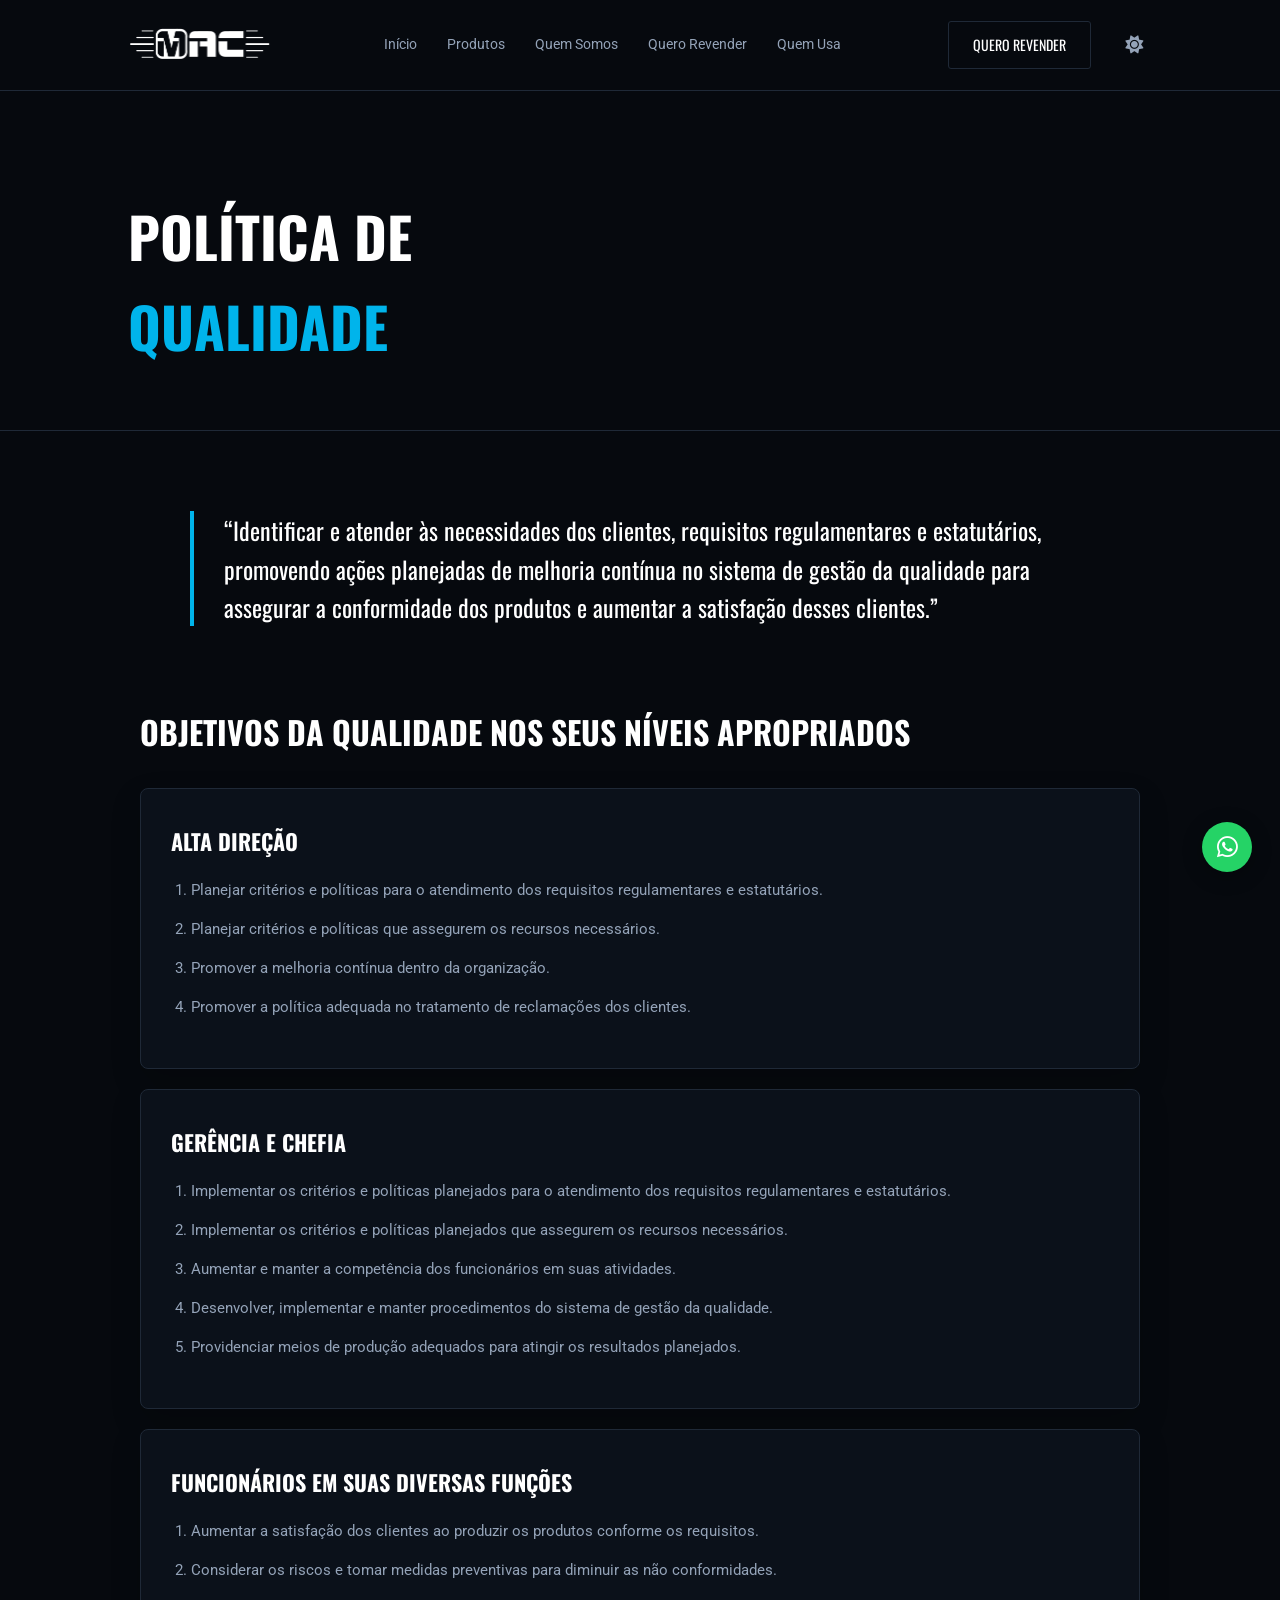
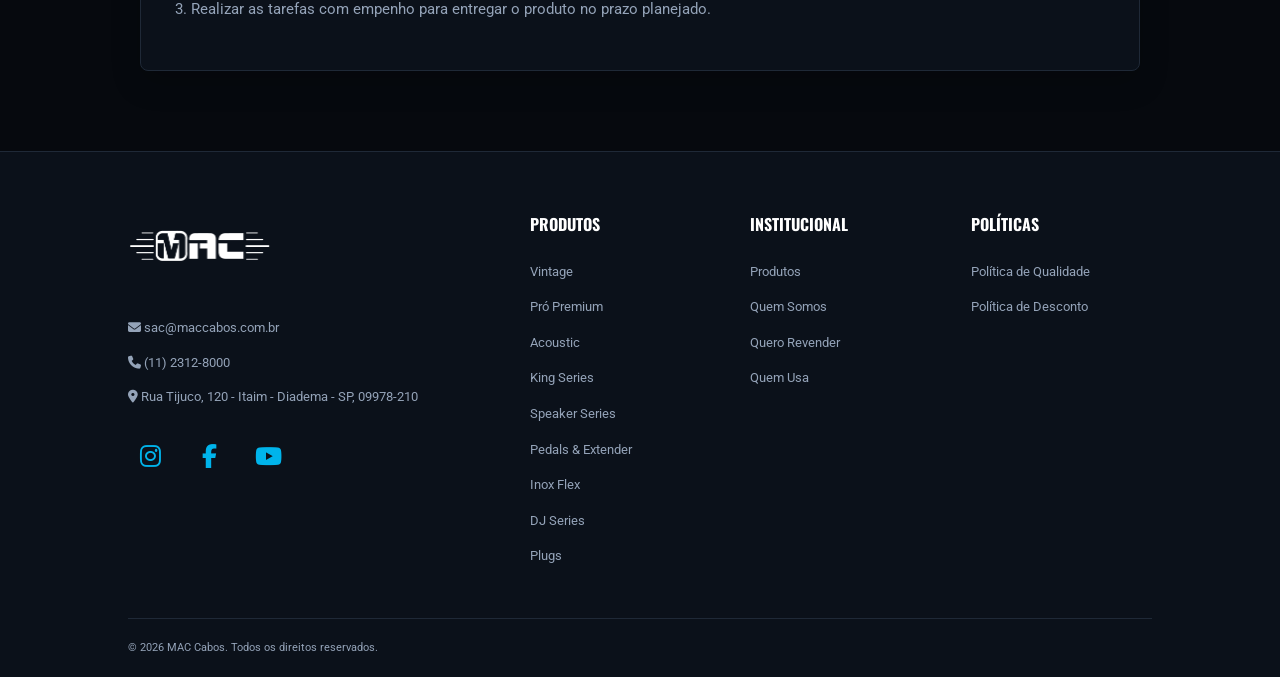
<file: src/html/politica-qualidade.html>
<!DOCTYPE html>
<html lang="pt-BR">
<head>
    <meta charset="UTF-8">
    <meta name="viewport" content="width=device-width, initial-scale=1.0">
    <title>MAC Cabos - Política de Qualidade</title>
    <link rel="icon" href="../img/Icon.png" type="image/png" sizes="32x32">    <link href="https://fonts.googleapis.com/css2?family=Oswald:wght@500;700&family=Roboto:wght@300;400;700&display=swap" rel="stylesheet">
    <link href="https://cdnjs.cloudflare.com/ajax/libs/font-awesome/6.5.0/css/all.min.css" rel="stylesheet" />
    <link rel="stylesheet" href="../css/style.css">
    <script src="../js/theme-toggle.js"></script>
</head>
<body>
    <header>
        <a href="../../index.html" class="logo"><img src="../img/LOGO MACCABOS BRANCO.png" alt="MAC CABOS" class="logo-img"></a>
        <nav>
            <ul>
                <li><a href="../../index.html">Início</a></li>
                <li><a href="catalogo.html">Produtos</a></li>
                <li><a href="quem-somos.html">Quem Somos</a></li>
                <li><a href="quero-revender.html">Quero Revender</a></li>
                <li><a href="quem-usa.html">Quem Usa</a></li>
            </ul>
        </nav>
        <a href="quero-revender.html" class="btn-outline">Quero Revender</a>
    </header>

    <main>
        <section class="politica-hero">
            <h1>Política de <span>Qualidade</span></h1>
        </section>

        <section class="politica-content">
            <div class="politica-quote">
                <p>“Identificar e atender às necessidades dos clientes, requisitos regulamentares e estatutários, promovendo ações planejadas de melhoria contínua no sistema de gestão da qualidade para assegurar a conformidade dos produtos e aumentar a satisfação desses clientes.”</p>
            </div>

            <div class="objetivos-section">
                <h2>Objetivos da Qualidade nos seus níveis apropriados</h2>
                <div class="objetivos-list">
                    <div class="objetivo-card">
                        <h3>Alta direção</h3>
                        <ol>
                            <li>Planejar critérios e políticas para o atendimento dos requisitos regulamentares e estatutários.</li>
                            <li>Planejar critérios e políticas que assegurem os recursos necessários.</li>
                            <li>Promover a melhoria contínua dentro da organização.</li>
                            <li>Promover a política adequada no tratamento de reclamações dos clientes.</li>
                        </ol>
                    </div>
                    <div class="objetivo-card">
                        <h3>Gerência e chefia</h3>
                        <ol>
                            <li>Implementar os critérios e políticas planejados para o atendimento dos requisitos regulamentares e estatutários.</li>
                            <li>Implementar os critérios e políticas planejados que assegurem os recursos necessários.</li>
                            <li>Aumentar e manter a competência dos funcionários em suas atividades.</li>
                            <li>Desenvolver, implementar e manter procedimentos do sistema de gestão da qualidade.</li>
                            <li>Providenciar meios de produção adequados para atingir os resultados planejados.</li>
                        </ol>
                    </div>
                    <div class="objetivo-card">
                        <h3>Funcionários em suas diversas funções</h3>
                        <ol>
                            <li>Aumentar a satisfação dos clientes ao produzir os produtos conforme os requisitos.</li>
                            <li>Considerar os riscos e tomar medidas preventivas para diminuir as não conformidades.</li>
                            <li>Realizar as tarefas com empenho para entregar o produto no prazo planejado.</li>
                        </ol>
                    </div>
                </div>
            </div>
        </section>
    </main>

    <footer>
        <div class="footer-grid">
            <div class="footer-col">
                <a href="../../index.html" class="logo"><img src="../img/LOGO MACCABOS BRANCO.png" alt="MAC CABOS" class="logo-img"></a>
                <div class="contact-icons">
                    <a href="mailto:sac@maccabos.com.br" aria-label="Email" class="contact-item">
                        <i class="fas fa-envelope"></i> sac@maccabos.com.br
                    </a>
                    <a href="tel:+551123128000" aria-label="Telefone" class="contact-item">
                        <i class="fas fa-phone"></i> (11) 2312-8000
                    </a>
                    <a href="#" aria-label="Localização" class="contact-item">
                        <i class="fas fa-map-marker-alt"></i> Rua Tijuco, 120 - Itaim - Diadema - SP, 09978-210
                    </a>
                </div>
                <div class="social-icons">
                    <a href="https://instagram.com/maccabos" target="_blank" aria-label="Instagram"><i
                            class="fab fa-instagram"></i></a>
                    <a href="https://facebook.com/maccabos" target="_blank" aria-label="Facebook"><i
                            class="fab fa-facebook-f"></i></a>
                    <a href="https://youtube.com/channel/maccabos" target="_blank" aria-label="YouTube"><i
                            class="fab fa-youtube"></i></a>
                </div>
            </div>

            <div class="footer-col">
                <h4>Produtos</h4>
                <ul>
                    <li><a href="catalogo.html">Vintage</a></li>
                    <li><a href="catalogo.html">Pró Premium</a></li>
                    <li><a href="catalogo.html">Acoustic</a></li>
                    <li><a href="catalogo.html">King Series</a></li>
                    <li><a href="catalogo.html">Speaker Series</a></li>
                    <li><a href="catalogo.html">Pedals & Extender</a></li>
                    <li><a href="catalogo.html">Inox Flex</a></li>
                    <li><a href="catalogo.html">DJ Series</a></li>
                    <li><a href="catalogo.html">Plugs</a></li>
                </ul>
            </div>

            <div class="footer-col">
                <h4>Institucional</h4>
                <ul>
                    <li><a href="catalogo.html">Produtos</a></li>
                    <li><a href="quem-somos.html">Quem Somos</a></li>
                    <li><a href="quero-revender.html">Quero Revender</a></li>
                    <li><a href="quem-usa.html">Quem Usa</a></li>
                </ul>
            </div>

            <div class="footer-col">
                <h4>Políticas</h4>
                <ul>
                    <li><a href="politica-qualidade.html">Política de Qualidade</a></li>
                    <li><a href="politica-desconto.html">Política de Desconto</a></li>
                </ul>
            </div>
        </div>

        <div class="footer-bottom">
            <p>&copy; 2026 MAC Cabos. Todos os direitos reservados.</p>
        </div>
    </footer>
    <button id="theme-toggle-btn" aria-label="Ativar modo claro">
        <i class="fas fa-sun"></i>
    </button>
</body>
</html>
</file>
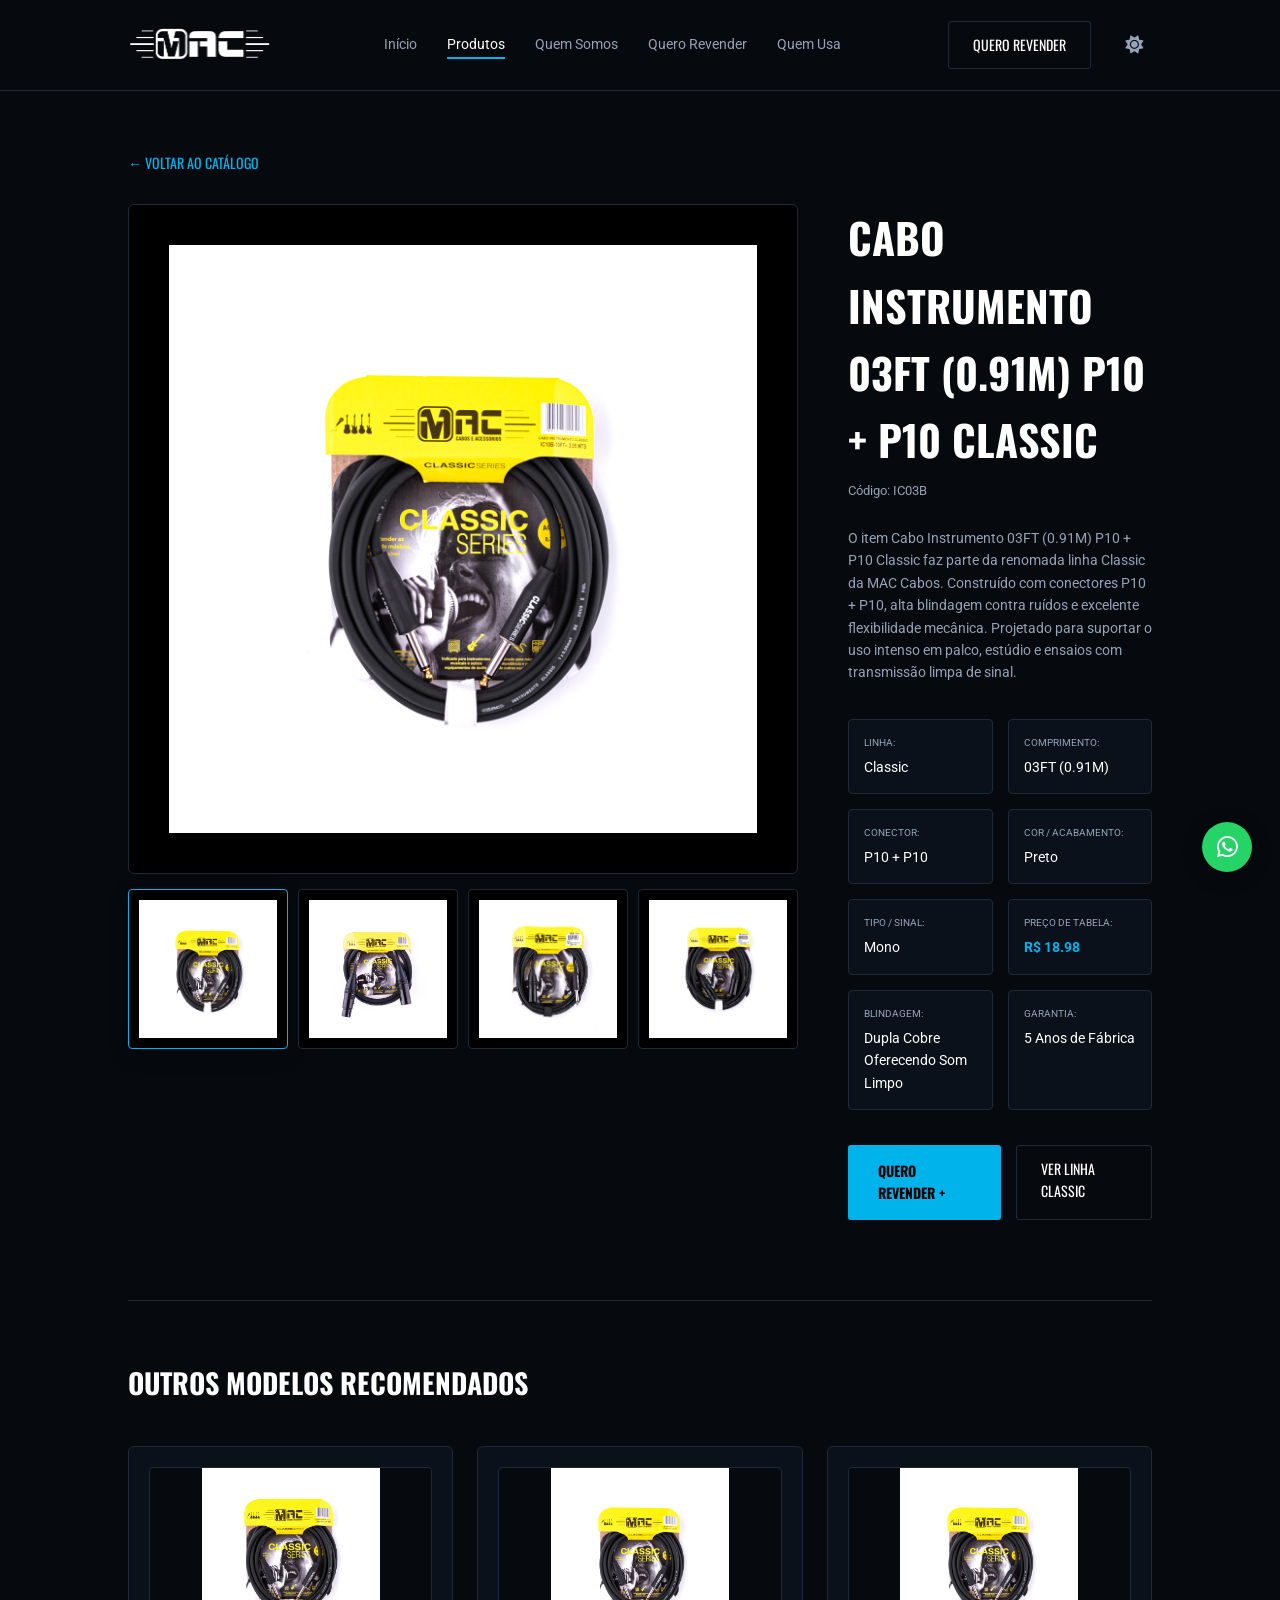
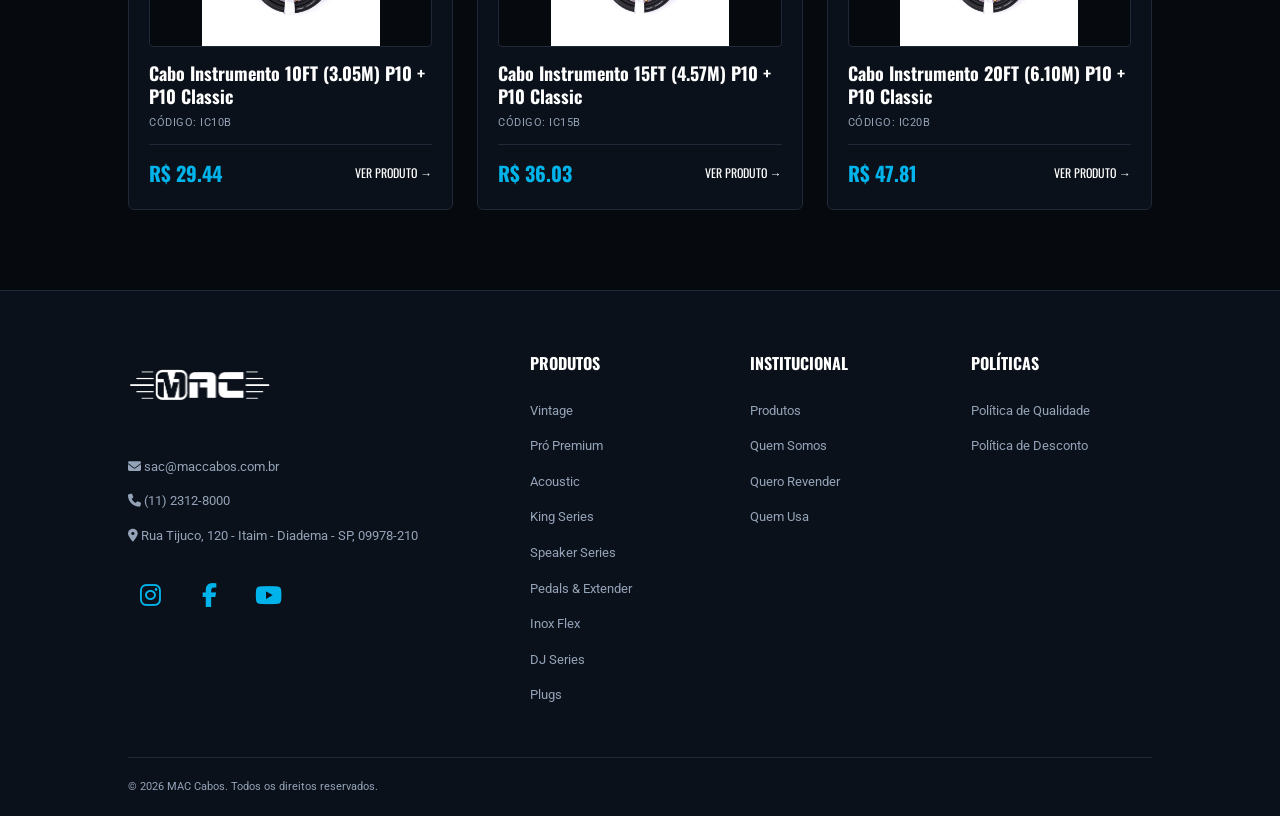
<file: src/html/produto-individual.html>
<!DOCTYPE html>
<html lang="pt-BR">
<head>
    <meta charset="UTF-8">
    <meta name="viewport" content="width=device-width, initial-scale=1.0">
    <title>MAC Cabos - Produto Individual</title>
    <link rel="icon" href="../img/Icon.png" type="image/png" sizes="32x32">    <link href="https://fonts.googleapis.com/css2?family=Oswald:wght@500;700&family=Roboto:wght@300;400;700&display=swap" rel="stylesheet">
    <link href="https://cdnjs.cloudflare.com/ajax/libs/font-awesome/6.5.0/css/all.min.css" rel="stylesheet" />
    <link rel="stylesheet" href="../css/style.css">
    <script src="../js/theme-toggle.js"></script>
</head>
<body>
    <header>
        <a href="../../index.html" class="logo"><img src="../img/LOGO MACCABOS BRANCO.png" alt="MAC CABOS" class="logo-img"></a>
        <nav>
            <ul>
                <li><a href="../../index.html">Início</a></li>
                <li><a href="catalogo.html" class="active">Produtos</a></li>
                <li><a href="quem-somos.html">Quem Somos</a></li>
                <li><a href="quero-revender.html">Quero Revender</a></li>
                <li><a href="quem-usa.html">Quem Usa</a></li>
            </ul>
        </nav>
        <a href="quero-revender.html" class="btn-outline">Quero Revender</a>
    </header>

    <main class="product-page-container">
        <a href="catalogo.html" class="back-link">&larr; Voltar ao Catálogo</a>

        <section class="product-view">
            <div class="product-media">
                <div class="main-image">
                    <img id="main-product-img" src="" alt="Produto MAC Cabos" tabindex="0">
                    <div id="magnifier-lens" class="magnifier-lens hidden" aria-hidden="true"></div>
                </div>
                <div id="thumb-grid" class="thumb-grid"></div>
            </div>

            <div class="product-info">
                <h1 id="product-title" class="product-title">Carregando produto...</h1>
                <p id="product-sku" class="product-sku">Código: ---</p>
                <p id="product-description" class="product-description">Carregando descrição do produto...</p>

                <div id="specs-grid" class="specs-grid"></div>

                <div class="product-actions" style="margin-top: 30px;">
                    <a id="btn-revender" href="quero-revender.html" class="btn-cyan">Quero Revender +</a>
                    <a id="btn-ver-linha" href="catalogo.html" class="btn-outline">Ver Linha</a>
                </div>
            </div>
        </section>

        <section class="related-section">
            <h2>Outros Modelos Recomendados</h2>
            <div id="related-grid" class="products-grid"></div>
        </section>
    </main>

      <footer>
        <div class="footer-grid">
            <div class="footer-col">
                <a href="../../index.html" class="logo"><img src="../img/LOGO MACCABOS BRANCO.png" alt="MAC CABOS" class="logo-img"></a>
                <div class="contact-icons">
                    <a href="mailto:sac@maccabos.com.br" aria-label="Email" class="contact-item">
                        <i class="fas fa-envelope"></i> sac@maccabos.com.br
                    </a>
                    <a href="tel:+551123128000" aria-label="Telefone" class="contact-item">
                        <i class="fas fa-phone"></i> (11) 2312-8000
                    </a>
                    <a href="#" aria-label="Localização" class="contact-item">
                        <i class="fas fa-map-marker-alt"></i> Rua Tijuco, 120 - Itaim - Diadema - SP, 09978-210
                    </a>
                </div>
                <div class="social-icons">
                    <a href="https://instagram.com/maccabos" target="_blank" aria-label="Instagram"><i
                            class="fab fa-instagram"></i></a>
                    <a href="https://facebook.com/maccabos" target="_blank" aria-label="Facebook"><i
                            class="fab fa-facebook-f"></i></a>
                    <a href="https://youtube.com/channel/maccabos" target="_blank" aria-label="YouTube"><i
                            class="fab fa-youtube"></i></a>
                </div>
            </div>

            <div class="footer-col">
                <h4>Produtos</h4>
                <ul>
                    <li><a href="catalogo.html">Vintage</a></li>
                    <li><a href="catalogo.html">Pró Premium</a></li>
                    <li><a href="catalogo.html">Acoustic</a></li>
                    <li><a href="catalogo.html">King Series</a></li>
                    <li><a href="catalogo.html">Speaker Series</a></li>
                    <li><a href="catalogo.html">Pedals & Extender</a></li>
                    <li><a href="catalogo.html">Inox Flex</a></li>
                    <li><a href="catalogo.html">DJ Series</a></li>
                    <li><a href="catalogo.html">Plugs</a></li>
                </ul>
            </div>

            <div class="footer-col">
                <h4>Institucional</h4>
                <ul>
                    <li><a href="catalogo.html">Produtos</a></li>
                    <li><a href="quem-somos.html">Quem Somos</a></li>
                    <li><a href="quero-revender.html">Quero Revender</a></li>
                    <li><a href="quem-usa.html">Quem Usa</a></li>
                </ul>
            </div>

            <div class="footer-col">
                <h4>Políticas</h4>
                <ul>
                    <li><a href="politica-qualidade.html">Política de Qualidade</a></li>
                    <li><a href="politica-desconto.html">Política de Desconto</a></li>
                </ul>
            </div>
        </div>

        <div class="footer-bottom">
            <p>&copy; 2026 MAC Cabos. Todos os direitos reservados.</p>
        </div>
    </footer>

    <button id="theme-toggle-btn" aria-label="Ativar modo claro">
        <i class="fas fa-sun"></i>
    </button>
    <script src="../js/products-data.js"></script>
    <script src="../js/produto-individual.js"></script>
</body>
</html>
</file>
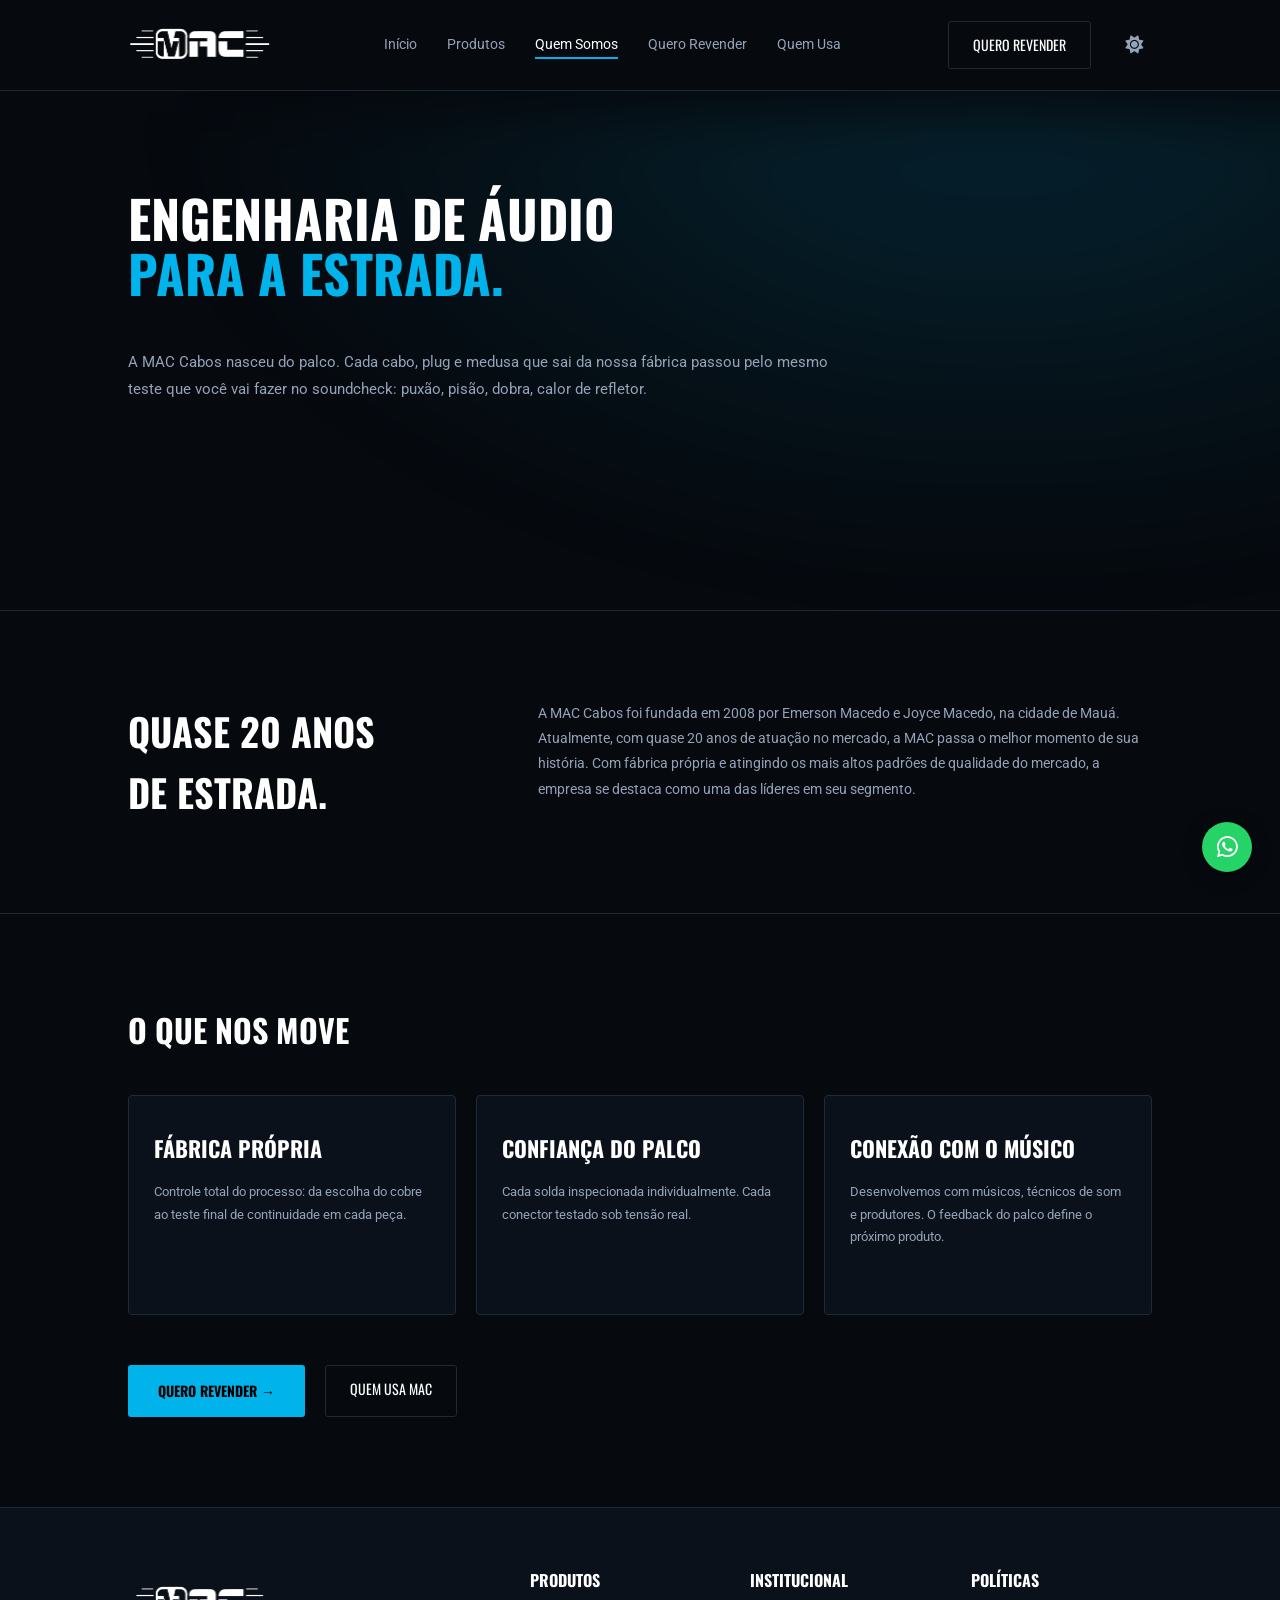
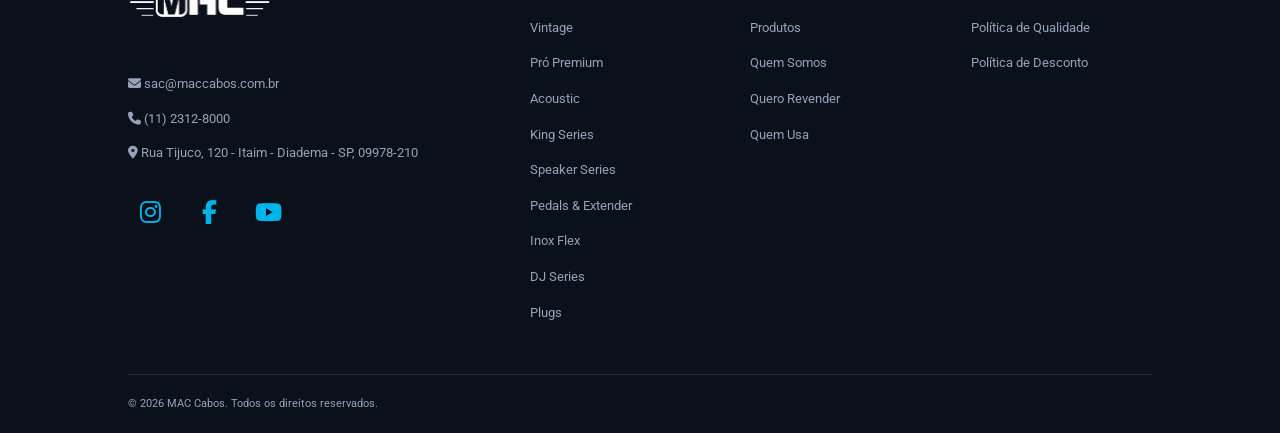
<file: src/html/quem-somos.html>
<!DOCTYPE html>
<html lang="pt-BR">
<head>
    <meta charset="UTF-8">
    <meta name="viewport" content="width=device-width, initial-scale=1.0">
    <title>MAC Cabos - Quem Somos</title>
    <link rel="icon" href="../img/Icon.png" type="image/png" sizes="32x32">    <link href="https://fonts.googleapis.com/css2?family=Oswald:wght@500;700&family=Roboto:wght@300;400;700&display=swap" rel="stylesheet">
    <link href="https://cdnjs.cloudflare.com/ajax/libs/font-awesome/6.5.0/css/all.min.css" rel="stylesheet" />
    <link rel="stylesheet" href="../css/style.css">
    <script src="../js/theme-toggle.js"></script>
</head>
<body>
    <header>
        <a href="../../index.html" class="logo"><img src="../img/LOGO MACCABOS BRANCO.png" alt="MAC CABOS" class="logo-img"></a>
        <nav>
            <ul>
                <li><a href="../../index.html">Início</a></li>
                <li><a href="catalogo.html">Produtos</a></li>
                <li><a href="quem-somos.html" class="active">Quem Somos</a></li>
                <li><a href="quero-revender.html">Quero Revender</a></li>
                <li><a href="quem-usa.html">Quem Usa</a></li>
            </ul>
        </nav>
        <a href="quero-revender.html" class="btn-outline">Quero Revender</a>
    </header>

    <main>
        <section class="about-hero">
            <h1 class="glow-heading">Engenharia de Áudio <span>Para a Estrada.</span></h1>
            <p>A MAC Cabos nasceu do palco. Cada cabo, plug e medusa que sai da nossa fábrica passou pelo mesmo teste que você vai fazer no soundcheck: puxão, pisão, dobra, calor de refletor.</p>
        </section>

        <section class="about-history">
            <h2>Quase 20 Anos <br>De Estrada.</h2>
            <p>A MAC Cabos foi fundada em 2008 por Emerson Macedo e Joyce Macedo, na cidade de Mauá. Atualmente, com quase 20 anos de atuação no mercado, a MAC passa o melhor momento de sua história. Com fábrica própria e atingindo os mais altos padrões de qualidade do mercado, a empresa se destaca como uma das líderes em seu segmento.</p>
        </section>

        <section class="move-section">
            <h2>O Que Nos Move</h2>
            <div class="grid-move">
                <div class="move-card">
                    <h3>Fábrica Própria</h3>
                    <p>Controle total do processo: da escolha do cobre ao teste final de continuidade em cada peça.</p>
                </div>
                <div class="move-card">
                    <h3>Confiança do Palco</h3>
                    <p>Cada solda inspecionada individualmente. Cada conector testado sob tensão real.</p>
                </div>
                <div class="move-card">
                    <h3>Conexão com o Músico</h3>
                    <p>Desenvolvemos com músicos, técnicos de som e produtores. O feedback do palco define o próximo produto.</p>
                </div>
            </div>
            <div class="about-actions">
                <a href="quero-revender.html" class="btn-cyan">Quero Revender &rarr;</a>
                <a href="quem-usa.html" class="btn-outline">Quem Usa MAC</a>
            </div>
        </section>
    </main>

    <footer>
        <div class="footer-grid">
            <div class="footer-col">
                <a href="../../index.html" class="logo"><img src="../img/LOGO MACCABOS BRANCO.png" alt="MAC CABOS" class="logo-img"></a>
                <div class="contact-icons">
                    <a href="mailto:sac@maccabos.com.br" aria-label="Email" class="contact-item">
                        <i class="fas fa-envelope"></i> sac@maccabos.com.br
                    </a>
                    <a href="tel:+551123128000" aria-label="Telefone" class="contact-item">
                        <i class="fas fa-phone"></i> (11) 2312-8000
                    </a>
                    <a href="#" aria-label="Localização" class="contact-item">
                        <i class="fas fa-map-marker-alt"></i> Rua Tijuco, 120 - Itaim - Diadema - SP, 09978-210
                    </a>
                </div>
                <div class="social-icons">
                    <a href="https://instagram.com/maccabos" target="_blank" aria-label="Instagram"><i
                            class="fab fa-instagram"></i></a>
                    <a href="https://facebook.com/maccabos" target="_blank" aria-label="Facebook"><i
                            class="fab fa-facebook-f"></i></a>
                    <a href="https://youtube.com/channel/maccabos" target="_blank" aria-label="YouTube"><i
                            class="fab fa-youtube"></i></a>
                </div>
            </div>

            <div class="footer-col">
                <h4>Produtos</h4>
                <ul>
                    <li><a href="catalogo.html">Vintage</a></li>
                    <li><a href="catalogo.html">Pró Premium</a></li>
                    <li><a href="catalogo.html">Acoustic</a></li>
                    <li><a href="catalogo.html">King Series</a></li>
                    <li><a href="catalogo.html">Speaker Series</a></li>
                    <li><a href="catalogo.html">Pedals & Extender</a></li>
                    <li><a href="catalogo.html">Inox Flex</a></li>
                    <li><a href="catalogo.html">DJ Series</a></li>
                    <li><a href="catalogo.html">Plugs</a></li>
                </ul>
            </div>

            <div class="footer-col">
                <h4>Institucional</h4>
                <ul>
                    <li><a href="catalogo.html">Produtos</a></li>
                    <li><a href="quem-somos.html">Quem Somos</a></li>
                    <li><a href="quero-revender.html">Quero Revender</a></li>
                    <li><a href="quem-usa.html">Quem Usa</a></li>
                </ul>
            </div>

            <div class="footer-col">
                <h4>Políticas</h4>
                <ul>
                    <li><a href="politica-qualidade.html">Política de Qualidade</a></li>
                    <li><a href="politica-desconto.html">Política de Desconto</a></li>
                </ul>
            </div>
        </div>

        <div class="footer-bottom">
            <p>&copy; 2026 MAC Cabos. Todos os direitos reservados.</p>
        </div>
    </footer>
    <button id="theme-toggle-btn" aria-label="Ativar modo claro">
        <i class="fas fa-sun"></i>
    </button>
</body>
</html>
</file>
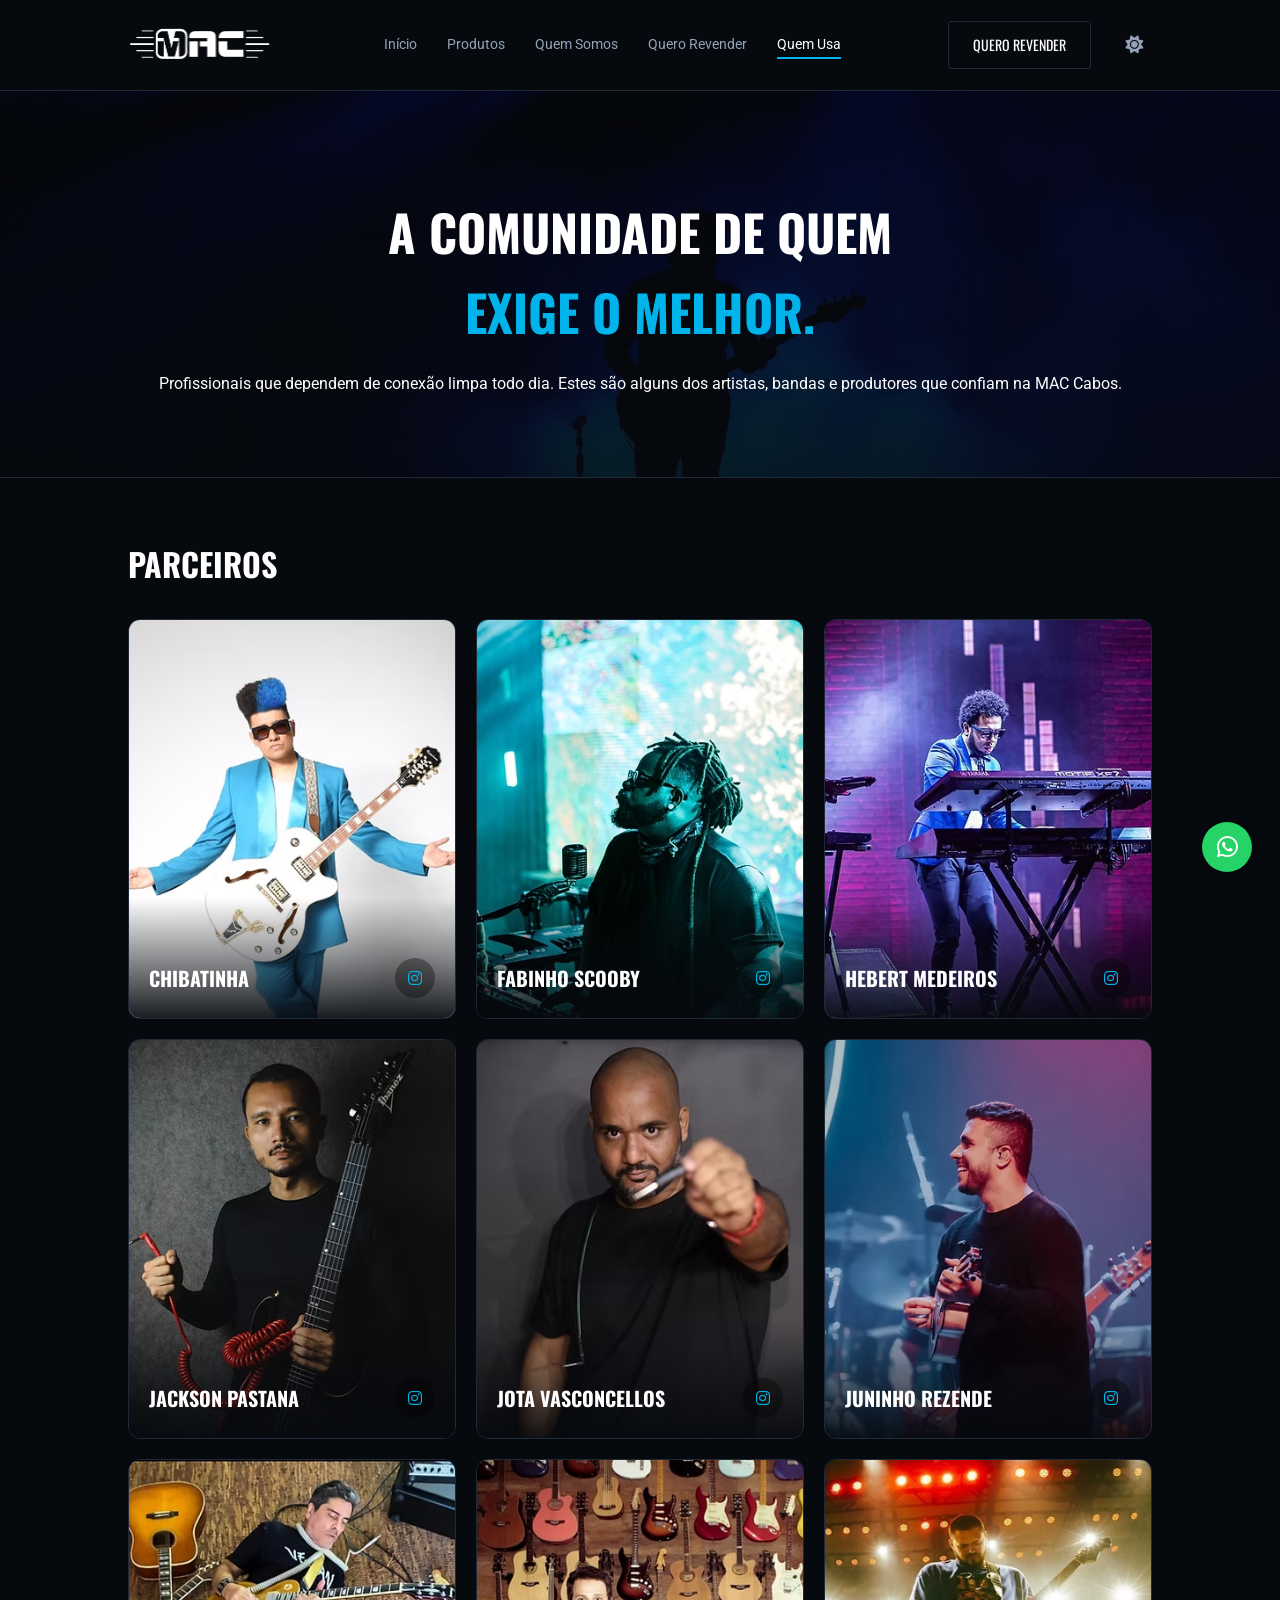
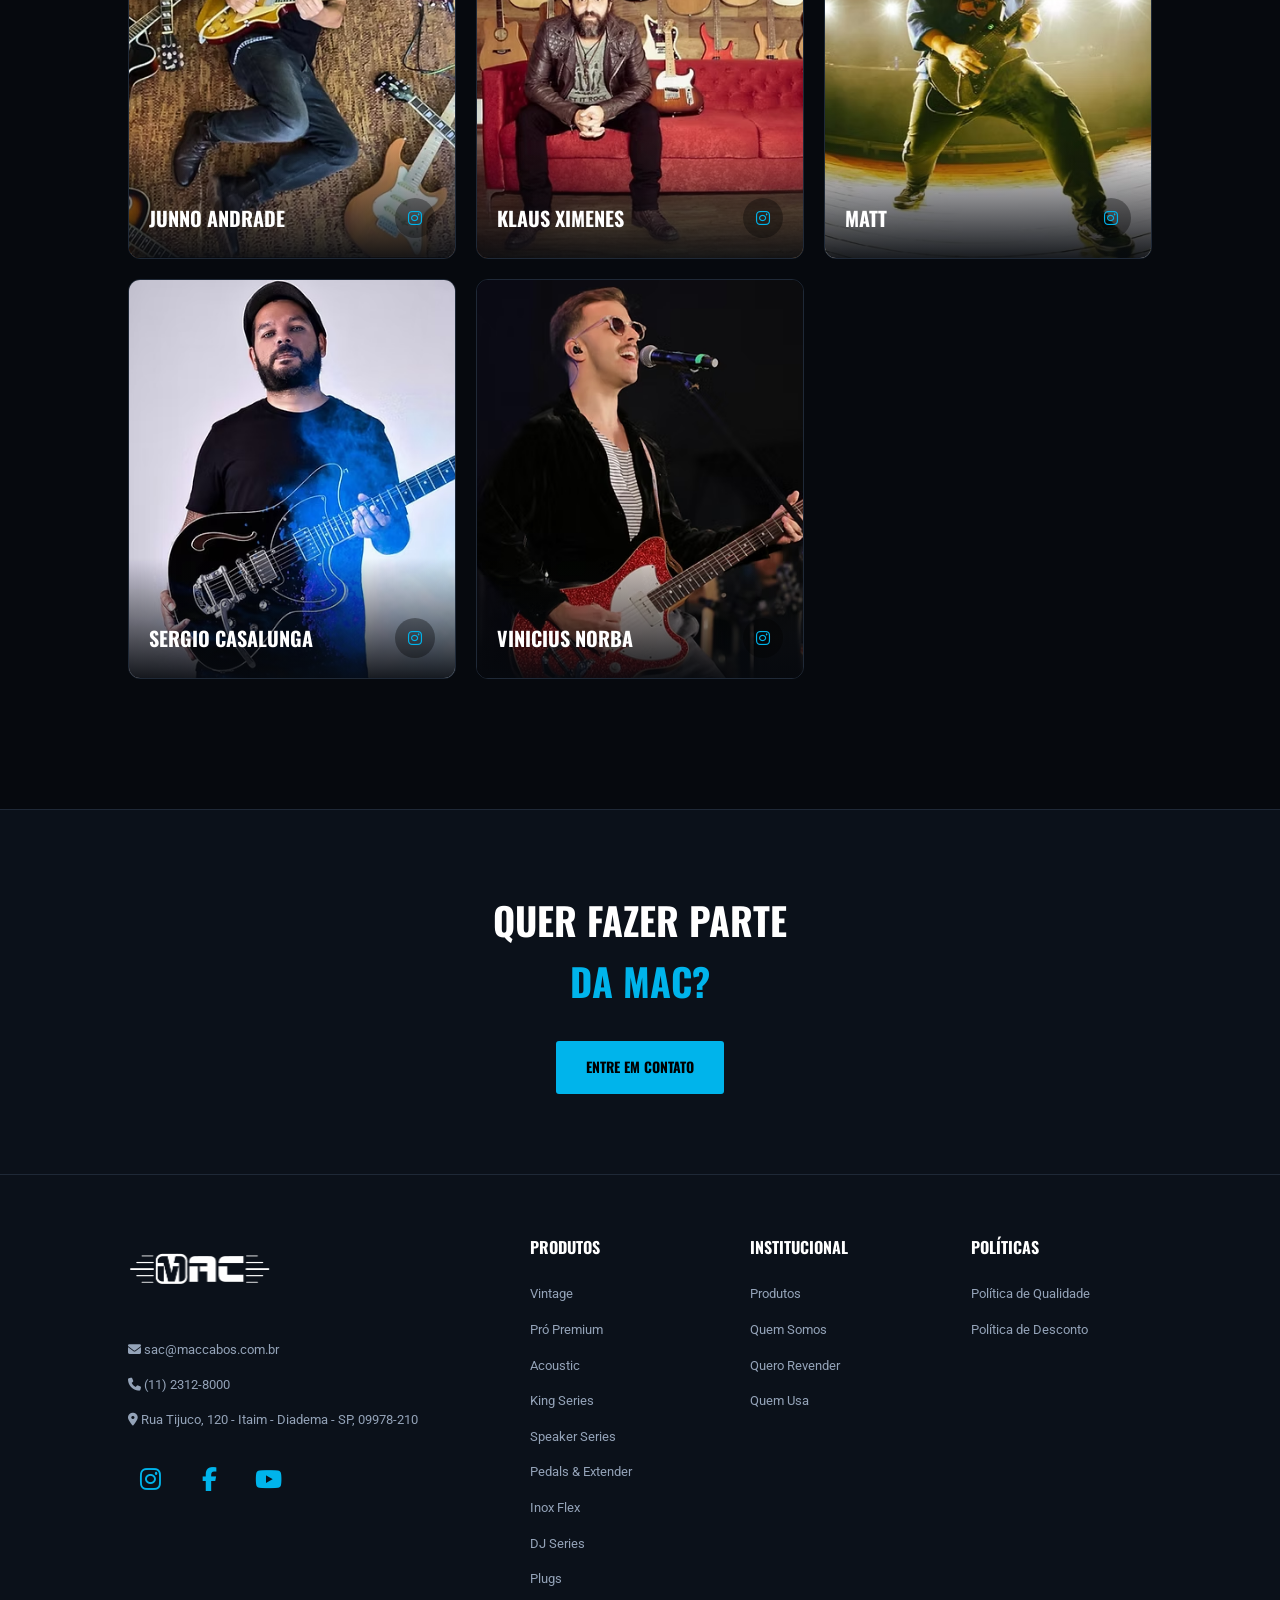
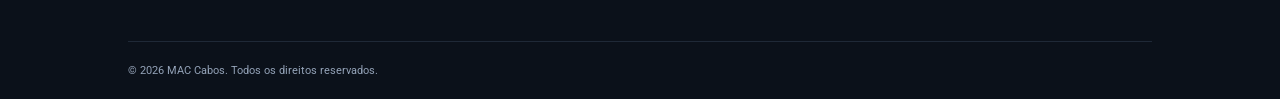
<file: src/html/quem-usa.html>
<!DOCTYPE html>
<html lang="pt-BR">
<head>
    <meta charset="UTF-8">
    <meta name="viewport" content="width=device-width, initial-scale=1.0">
    <title>MAC Cabos - Quem Usa</title>
    <link rel="icon" href="../img/Icon.png" type="image/png" sizes="32x32">    <link href="https://fonts.googleapis.com/css2?family=Oswald:wght@500;700&family=Roboto:wght@300;400;700&display=swap" rel="stylesheet">
    <link href="https://cdnjs.cloudflare.com/ajax/libs/font-awesome/6.5.0/css/all.min.css" rel="stylesheet" />
    <link rel="stylesheet" href="../css/style.css">
    <script src="../js/theme-toggle.js"></script>
</head>
<body>
    <header>
        <a href="../../index.html" class="logo"><img src="../img/LOGO MACCABOS BRANCO.png" alt="MAC CABOS" class="logo-img"></a>
        <nav>
            <ul>
                <li><a href="../../index.html">Início</a></li>
                <li><a href="catalogo.html">Produtos</a></li>
                <li><a href="quem-somos.html">Quem Somos</a></li>
                <li><a href="quero-revender.html">Quero Revender</a></li>
                <li><a href="quem-usa.html" class="active">Quem Usa</a></li>
            </ul>
        </nav>
        <a href="quero-revender.html" class="btn-outline">Quero Revender</a>
    </header>

    <main>
        <section class="quem-usa-hero">
            <h1>A Comunidade De Quem <span>Exige o Melhor.</span></h1>
            <p>Profissionais que dependem de conexão limpa todo dia. Estes são alguns dos artistas, bandas e produtores que confiam na MAC Cabos.</p>
        </section>

        <section class="parceiros-section">
            <h2>Parceiros</h2>
            <div class="grid-parceiros">
                <a class="parceiro-link" href="https://www.instagram.com/chorachibatinha/" target="_blank" rel="noopener noreferrer">
                    <div class="parceiro-card">
                        <img src="../img/artists/Chibatinha.avif" alt="Chibatinha">
                        <div class="parceiro-info">
                            <h3>Chibatinha</h3>
                            <span class="icon-ig"><i class="fab fa-instagram"></i></span>
                        </div>
                    </div>
                </a>
                <a class="parceiro-link" href="https://www.instagram.com/fabinhoscooby/" target="_blank" rel="noopener noreferrer">
                    <div class="parceiro-card">
                        <img src="../img/artists/Fabinho Scooby.avif" alt="Fabinho Scooby">
                        <div class="parceiro-info">
                            <h3>Fabinho Scooby</h3>
                            <span class="icon-ig"><i class="fab fa-instagram"></i></span>
                        </div>
                    </div>
                </a>
                <a class="parceiro-link" href="https://www.instagram.com/herbert_medeiros/" target="_blank" rel="noopener noreferrer">
                    <div class="parceiro-card">
                        <img src="../img/artists/Hebert Medeiros.avif" alt="Hebert Medeiros">
                        <div class="parceiro-info">
                            <h3>Hebert Medeiros</h3>
                            <span class="icon-ig"><i class="fab fa-instagram"></i></span>
                        </div>
                    </div>
                </a>
                <a class="parceiro-link" href="https://www.instagram.com/jacksonpastanagtr/" target="_blank" rel="noopener noreferrer">
                    <div class="parceiro-card">
                        <img src="../img/artists/Jackson Pastana.avif" alt="Jackson Pastana">
                        <div class="parceiro-info">
                            <h3>Jackson Pastana</h3>
                            <span class="icon-ig"><i class="fab fa-instagram"></i></span>
                        </div>
                    </div>
                </a>
                <a class="parceiro-link" href="#" target="_blank" rel="noopener noreferrer">
                    <div class="parceiro-card">
                        <img src="../img/artists/Jota Vasconcellos.avif" alt="Jota Vasconcellos">
                        <div class="parceiro-info">
                            <h3>Jota Vasconcellos</h3>
                            <span class="icon-ig"><i class="fab fa-instagram"></i></span>
                        </div>
                    </div>
                </a>
                <a class="parceiro-link" href="https://www.instagram.com/juninhorezende/" target="_blank" rel="noopener noreferrer">
                    <div class="parceiro-card">
                        <img src="../img/artists/Juninho Rezende.avif" alt="Juninho Rezende">
                        <div class="parceiro-info">
                            <h3>Juninho Rezende</h3>
                            <span class="icon-ig"><i class="fab fa-instagram"></i></span>
                        </div>
                    </div>
                </a>
                <a class="parceiro-link" href="https://www.instagram.com/junnoandrade/?img_index=1" target="_blank" rel="noopener noreferrer">
                    <div class="parceiro-card">
                        <img src="../img/artists/Junno Andrade.avif" alt="Junno Andrade">
                        <div class="parceiro-info">
                            <h3>Junno Andrade</h3>
                            <span class="icon-ig"><i class="fab fa-instagram"></i></span>
                        </div>
                    </div>
                </a>
                <a class="parceiro-link" href="https://www.instagram.com/klaus.ximenes/" target="_blank" rel="noopener noreferrer">
                    <div class="parceiro-card">
                        <img src="../img/artists/Klaus Ximenes.avif" alt="Klaus Ximenes">
                        <div class="parceiro-info">
                            <h3>Klaus Ximenes</h3>
                            <span class="icon-ig"><i class="fab fa-instagram"></i></span>
                        </div>
                    </div>
                </a>
                <a class="parceiro-link" href="https://www.instagram.com/jacksonpastanagtr/" target="_blank" rel="noopener noreferrer">
                    <div class="parceiro-card">
                        <img src="../img/artists/Matt.avif" alt="Matt">
                        <div class="parceiro-info">
                            <h3>Matt</h3>
                            <span class="icon-ig"><i class="fab fa-instagram"></i></span>
                        </div>
                    </div>
                </a>
                <a class="parceiro-link" href="https://www.instagram.com/jacksonpastanagtr/" target="_blank" rel="noopener noreferrer">
                    <div class="parceiro-card">
                        <img src="../img/artists/Sergio Casalunga.avif" alt="Sergio Casalunga">
                        <div class="parceiro-info">
                            <h3>Sergio Casalunga</h3>
                            <span class="icon-ig"><i class="fab fa-instagram"></i></span>
                        </div>
                    </div>
                </a>
                <a class="parceiro-link" href="https://www.instagram.com/euj.v/" target="_blank" rel="noopener noreferrer">
                    <div class="parceiro-card">
                        <img src="../img/artists/Vinicius Norba.avif" alt="Vinicius Norba">
                        <div class="parceiro-info">
                            <h3>Vinicius Norba</h3>
                            <span class="icon-ig"><i class="fab fa-instagram"></i></span>
                        </div>
                    </div>
                </a>
            </div>
        </section>

        <section class="cta-section">
            <h2>Quer fazer parte <span>Da MAC?</span></h2>
            <a href="quero-revender.html" class="btn-cyan">Entre em Contato</a>
        </section>
    </main>

    <footer>
        <div class="footer-grid">
            <div class="footer-col">
                <a href="../../index.html" class="logo"><img src="../img/LOGO MACCABOS BRANCO.png" alt="MAC CABOS" class="logo-img"></a>
                <div class="contact-icons">
                    <a href="mailto:sac@maccabos.com.br" aria-label="Email" class="contact-item">
                        <i class="fas fa-envelope"></i> sac@maccabos.com.br
                    </a>
                    <a href="tel:+551123128000" aria-label="Telefone" class="contact-item">
                        <i class="fas fa-phone"></i> (11) 2312-8000
                    </a>
                    <a href="#" aria-label="Localização" class="contact-item">
                        <i class="fas fa-map-marker-alt"></i> Rua Tijuco, 120 - Itaim - Diadema - SP, 09978-210
                    </a>
                </div>
                <div class="social-icons">
                    <a href="https://instagram.com/maccabos" target="_blank" aria-label="Instagram"><i
                            class="fab fa-instagram"></i></a>
                    <a href="https://facebook.com/maccabos" target="_blank" aria-label="Facebook"><i
                            class="fab fa-facebook-f"></i></a>
                    <a href="https://youtube.com/channel/maccabos" target="_blank" aria-label="YouTube"><i
                            class="fab fa-youtube"></i></a>
                </div>
            </div>

            <div class="footer-col">
                <h4>Produtos</h4>
                <ul>
                    <li><a href="catalogo.html">Vintage</a></li>
                    <li><a href="catalogo.html">Pró Premium</a></li>
                    <li><a href="catalogo.html">Acoustic</a></li>
                    <li><a href="catalogo.html">King Series</a></li>
                    <li><a href="catalogo.html">Speaker Series</a></li>
                    <li><a href="catalogo.html">Pedals & Extender</a></li>
                    <li><a href="catalogo.html">Inox Flex</a></li>
                    <li><a href="catalogo.html">DJ Series</a></li>
                    <li><a href="catalogo.html">Plugs</a></li>
                </ul>
            </div>

            <div class="footer-col">
                <h4>Institucional</h4>
                <ul>
                    <li><a href="catalogo.html">Produtos</a></li>
                    <li><a href="quem-somos.html">Quem Somos</a></li>
                    <li><a href="quero-revender.html">Quero Revender</a></li>
                    <li><a href="quem-usa.html">Quem Usa</a></li>
                </ul>
            </div>

            <div class="footer-col">
                <h4>Políticas</h4>
                <ul>
                    <li><a href="politica-qualidade.html">Política de Qualidade</a></li>
                    <li><a href="politica-desconto.html">Política de Desconto</a></li>
                </ul>
            </div>
        </div>

        <div class="footer-bottom">
            <p>&copy; 2026 MAC Cabos. Todos os direitos reservados.</p>
        </div>
    </footer>
    <button id="theme-toggle-btn" aria-label="Ativar modo claro">
        <i class="fas fa-sun"></i>
    </button>
</body>
</html>
</file>
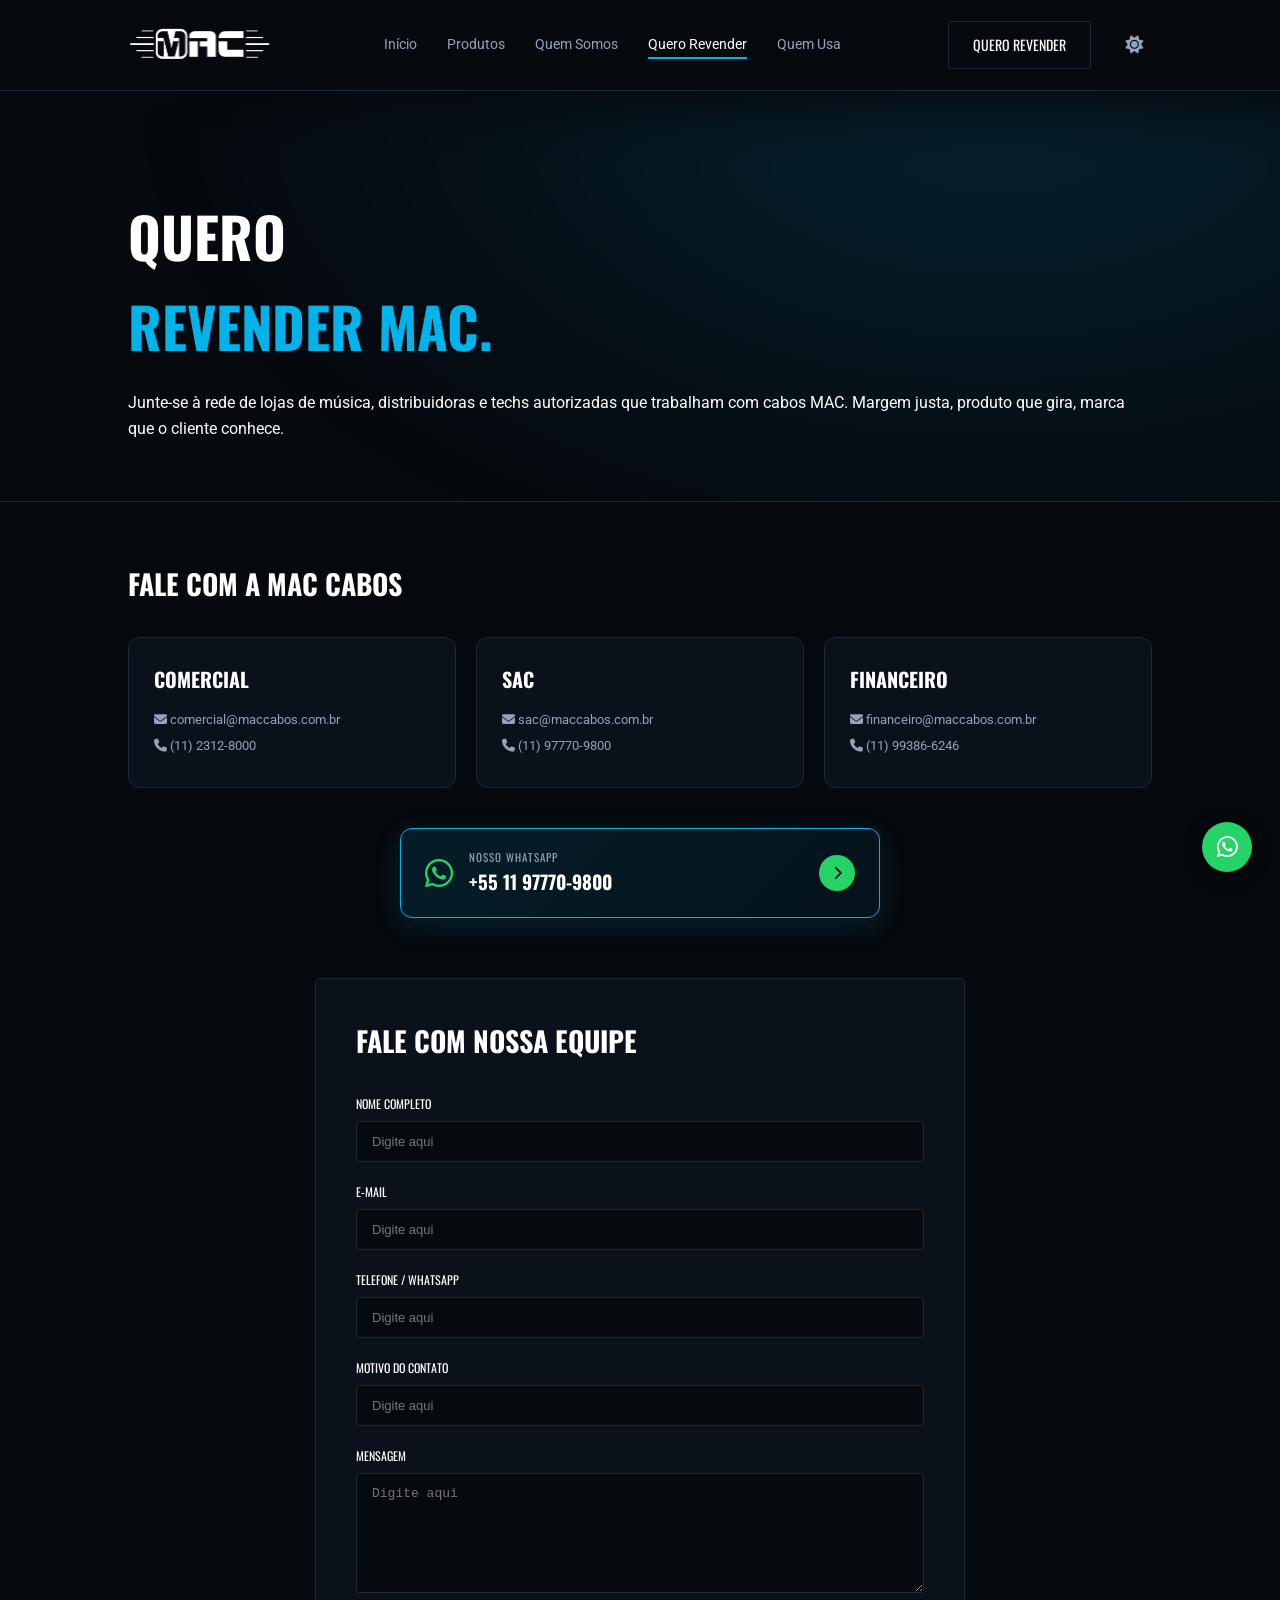
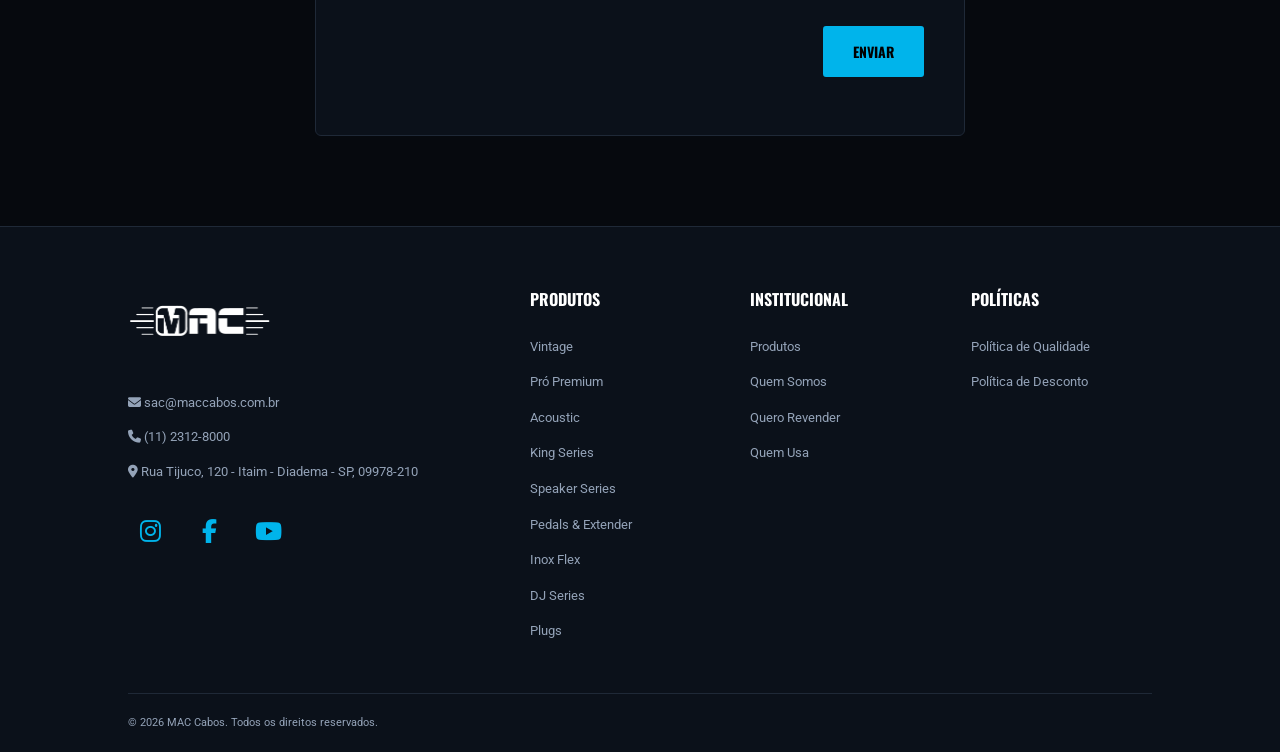
<file: src/html/quero-revender.html>
<!DOCTYPE html>
<html lang="pt-BR">
<head>
    <meta charset="UTF-8">
    <meta name="viewport" content="width=device-width, initial-scale=1.0">
    <title>MAC Cabos - Quero Revender</title>
    <link rel="icon" href="../img/Icon.png" type="image/png" sizes="32x32">    <link href="https://fonts.googleapis.com/css2?family=Oswald:wght@500;700&family=Roboto:wght@300;400;700&display=swap" rel="stylesheet">
    <link href="https://cdnjs.cloudflare.com/ajax/libs/font-awesome/6.5.0/css/all.min.css" rel="stylesheet" />
    <link rel="stylesheet" href="../css/style.css">
    <script src="../js/theme-toggle.js"></script>
</head>
<body>
    <header>
        <a href="../../index.html" class="logo"><img src="../img/LOGO MACCABOS BRANCO.png" alt="MAC CABOS" class="logo-img"></a>
        <nav>
            <ul>
                <li><a href="../../index.html">Início</a></li>
                <li><a href="catalogo.html">Produtos</a></li>
                <li><a href="quem-somos.html">Quem Somos</a></li>
                <li><a href="quero-revender.html" class="active">Quero Revender</a></li>
                <li><a href="quem-usa.html">Quem Usa</a></li>
            </ul>
        </nav>
        <a href="quero-revender.html" class="btn-outline">Quero Revender</a>
    </header>

    <main>
        <section class="revender-hero">
            <h1>Quero <span>Revender MAC.</span></h1>
            <p>Junte-se à rede de lojas de música, distribuidoras e techs autorizadas que trabalham com cabos MAC. Margem justa, produto que gira, marca que o cliente conhece.</p>
        </section>

        <section class="canais-section">
            <h2>Fale com a MAC Cabos</h2>
            <div class="grid-canais">
                <div class="canal-card">
                    <h3>Comercial</h3>
                    <div class="canal-info">
                        <p><i class="fas fa-envelope"></i> <a href="mailto:comercial@maccabos.com.br">comercial@maccabos.com.br</a></p>
                        <p><i class="fas fa-phone"></i> <a href="tel:+551123128000">(11) 2312-8000</a></p>
                    </div>
                </div>
                <div class="canal-card">
                    <h3>SAC</h3>
                    <div class="canal-info">
                        <p><i class="fas fa-envelope"></i> <a href="mailto:sac@maccabos.com.br">sac@maccabos.com.br</a></p>
                        <p><i class="fas fa-phone"></i> <a href="tel:+5511977709800">(11) 97770-9800</a></p>
                    </div>
                </div>
                <div class="canal-card">
                    <h3>Financeiro</h3>
                    <div class="canal-info">
                        <p><i class="fas fa-envelope"></i> <a href="mailto:financeiro@maccabos.com.br">financeiro@maccabos.com.br</a></p>
                        <p><i class="fas fa-phone"></i> <a href="tel:+5511993866246">(11) 99386-6246</a></p>
                    </div>
                </div>
            </div>
        </section>

        <section class="whatsapp-section">
            <div class="whatsapp-card">
                <i class="fab fa-whatsapp"></i>
                <div class="whatsapp-info">
                    <span class="whatsapp-label">Nosso Whatsapp</span>
                    <a href="https://wa.me/5511977709800" target="_blank" rel="noopener" class="whatsapp-number">+55 11 97770-9800</a>
                </div>
                <a href="https://wa.me/5511977709800" target="_blank" rel="noopener" class="whatsapp-btn" aria-label="Falar no WhatsApp">
                    <i class="fas fa-chevron-right"></i>
                </a>
            </div>
        </section>

        <section class="form-section">
            <div class="form-container">
                <h2>Fale com Nossa Equipe</h2>
                <form id="revender-form" action="#" method="POST">
                    <div class="form-group">
                        <label for="nome">Nome Completo</label>
                        <input type="text" id="nome" class="form-control" placeholder="Digite aqui" required>
                    </div>
                    <div class="form-group">
                        <label for="email">E-mail</label>
                        <input type="email" id="email" class="form-control" placeholder="Digite aqui" required>
                    </div>
                    <div class="form-group">
                        <label for="telefone">Telefone / Whatsapp</label>
                        <input type="tel" id="telefone" class="form-control" placeholder="Digite aqui" required>
                    </div>
                    <div class="form-group">
                        <label for="motivo">Motivo do Contato</label>
                        <input type="text" id="motivo" class="form-control" placeholder="Digite aqui" required>
                    </div>
                    <div class="form-group">
                        <label for="mensagem">Mensagem</label>
                        <textarea id="mensagem" class="form-control" placeholder="Digite aqui" required></textarea>
                    </div>
                    <div class="form-submit-row">
                        <button type="submit" class="btn-cyan">Enviar</button>
                    </div>
                    <div class="form-feedback" aria-live="polite"></div>
                </form>
            </div>
        </section>
    </main>

    <script src="../js/quero-revender.js"></script>
    <footer>
        <div class="footer-grid">
            <div class="footer-col">
                <a href="../../index.html" class="logo"><img src="../img/LOGO MACCABOS BRANCO.png" alt="MAC CABOS" class="logo-img"></a>
                <div class="contact-icons">
                    <a href="mailto:sac@maccabos.com.br" aria-label="Email" class="contact-item">
                        <i class="fas fa-envelope"></i> sac@maccabos.com.br
                    </a>
                    <a href="tel:+551123128000" aria-label="Telefone" class="contact-item">
                        <i class="fas fa-phone"></i> (11) 2312-8000
                    </a>
                    <a href="#" aria-label="Localização" class="contact-item">
                        <i class="fas fa-map-marker-alt"></i> Rua Tijuco, 120 - Itaim - Diadema - SP, 09978-210
                    </a>
                </div>
                <div class="social-icons">
                    <a href="https://instagram.com/maccabos" target="_blank" aria-label="Instagram"><i
                            class="fab fa-instagram"></i></a>
                    <a href="https://facebook.com/maccabos" target="_blank" aria-label="Facebook"><i
                            class="fab fa-facebook-f"></i></a>
                    <a href="https://youtube.com/channel/maccabos" target="_blank" aria-label="YouTube"><i
                            class="fab fa-youtube"></i></a>
                </div>
            </div>

            <div class="footer-col">
                <h4>Produtos</h4>
                <ul>
                    <li><a href="catalogo.html">Vintage</a></li>
                    <li><a href="catalogo.html">Pró Premium</a></li>
                    <li><a href="catalogo.html">Acoustic</a></li>
                    <li><a href="catalogo.html">King Series</a></li>
                    <li><a href="catalogo.html">Speaker Series</a></li>
                    <li><a href="catalogo.html">Pedals & Extender</a></li>
                    <li><a href="catalogo.html">Inox Flex</a></li>
                    <li><a href="catalogo.html">DJ Series</a></li>
                    <li><a href="catalogo.html">Plugs</a></li>
                </ul>
            </div>

            <div class="footer-col">
                <h4>Institucional</h4>
                <ul>
                    <li><a href="catalogo.html">Produtos</a></li>
                    <li><a href="quem-somos.html">Quem Somos</a></li>
                    <li><a href="quero-revender.html">Quero Revender</a></li>
                    <li><a href="quem-usa.html">Quem Usa</a></li>
                </ul>
            </div>

            <div class="footer-col">
                <h4>Políticas</h4>
                <ul>
                    <li><a href="politica-qualidade.html">Política de Qualidade</a></li>
                    <li><a href="politica-desconto.html">Política de Desconto</a></li>
                </ul>
            </div>
        </div>

        <div class="footer-bottom">
            <p>&copy; 2026 MAC Cabos. Todos os direitos reservados.</p>
        </div>
    </footer>
    <button id="theme-toggle-btn" aria-label="Ativar modo claro">
        <i class="fas fa-sun"></i>
    </button>
</body>
</html>
</file>
<file: src/css/style.css>
/* ==========================================================================
   1. VARIÁVEIS E RESET GLOBAL
   ========================================================================== */
:root {
    --bg-dark: #06090e;
    --card-bg: #0b111a;
    --primary-cyan: #00b4eb;
    --text-white: #ffffff;
    --text-muted: #94a3b8;
    --border-color: #1f2937;
}

/* ==========================================================================
   THEME TOGGLE BUTTON
   ========================================================================== */
#theme-toggle-btn {
    position: fixed;
    bottom: 28px;
    right: 28px;
    z-index: 9999;
    width: 50px;
    height: 50px;
    border-radius: 50%;
    border: 2px solid var(--border-color);
    background: var(--card-bg);
    color: var(--primary-cyan);
    font-size: 20px;
    cursor: pointer;
    display: flex;
    align-items: center;
    justify-content: center;
    box-shadow: 0 4px 20px rgba(0, 0, 0, 0.3);
    transition: transform 0.3s ease, background-color 0.35s ease,
                border-color 0.35s ease, color 0.35s ease,
                box-shadow 0.35s ease;
}

#theme-toggle-btn:hover {
    transform: scale(1.12);
    border-color: var(--primary-cyan);
    box-shadow: 0 6px 28px rgba(0, 180, 235, 0.25);
}

#theme-toggle-btn i {
    transition: transform 0.4s cubic-bezier(0.34, 1.56, 0.64, 1);
}

#theme-toggle-btn:active i {
    transform: rotate(25deg) scale(0.9);
}

/* Header Theme Toggle Overrides */
header #theme-toggle-btn {
    position: static;
    margin-left: 15px;
    width: 36px;
    height: 36px;
    font-size: 18px;
    background: transparent;
    border: none;
    color: var(--text-muted);
    box-shadow: none;
    flex-shrink: 0;
    transition: color 0.25s ease, transform 0.25s ease;
}

header #theme-toggle-btn:hover {
    transform: scale(1.1);
    color: var(--text-white);
    background: transparent;
    box-shadow: none;
}

/* Floating WhatsApp Button */
#floating-whatsapp-btn {
    position: fixed;
    bottom: 28px;
    right: 28px;
    z-index: 9999;
    width: 50px;
    height: 50px;
    border-radius: 50%;
    background-color: #25d366;
    color: #ffffff;
    font-size: 24px;
    cursor: pointer;
    display: flex;
    align-items: center;
    justify-content: center;
    box-shadow: 0 4px 20px rgba(0, 0, 0, 0.3);
    transition: transform 0.3s cubic-bezier(0.34, 1.56, 0.64, 1), box-shadow 0.3s ease;
    text-decoration: none;
}

#floating-whatsapp-btn:hover {
    transform: scale(1.12);
    box-shadow: 0 6px 28px rgba(37, 211, 102, 0.45);
}

#floating-whatsapp-btn i {
    transition: transform 0.3s ease;
}

#floating-whatsapp-btn:active i {
    transform: scale(0.9);
}

/* ==========================================================================
   LIGHT THEME OVERRIDES (proper light palette, NOT colour inversion)
   ========================================================================== */
html.light-theme {
    --bg-dark: #f4f6f9;
    --card-bg: #ffffff;
    --primary-cyan: #0094c8;
    --text-white: #111827;
    --text-muted: #4b5563;
    --border-color: #d1d5db;
}

/* Body & general */
html.light-theme body {
    background-color: var(--bg-dark);
    color: var(--text-white);
}

/* Header */
html.light-theme header {
    background-color: #ffffff;
    border-bottom-color: var(--border-color);
    box-shadow: 0 1px 6px rgba(0, 0, 0, 0.06);
}

/* Logo: invert so white logo becomes dark */
html.light-theme .logo-img {
    filter: invert(1) brightness(0.2);
}

/* Nav links */
html.light-theme nav a {
    color: #4b5563;
}
html.light-theme nav a:hover,
html.light-theme nav a.active {
    color: #111827;
}

/* Buttons */
html.light-theme .btn-cyan {
    background-color: #0094c8;
    color: #ffffff;
}
html.light-theme .btn-cyan:hover {
    background-color: #007baa;
}
html.light-theme .btn-outline {
    border-color: #d1d5db;
    color: #111827;
}
html.light-theme .btn-outline:hover {
    border-color: #0094c8;
    color: #0094c8;
}

/* Hero section */
html.light-theme .hero {
    background: linear-gradient(rgba(244, 246, 249, 0.75), rgba(244, 246, 249, 0.92)), url('../img/hero-cable.jfif') center/cover no-repeat;
}
html.light-theme .hero::before {
    background: radial-gradient(ellipse at center top, rgba(0,148,200,0.10) 0%, rgba(0,148,200,0.06) 22%, rgba(0,148,200,0.02) 40%, rgba(244,246,249,0) 68%);
}
html.light-theme .hero h1 {
    color: #111827;
}
html.light-theme .hero h1 span {
    color: #0094c8;
}

/* Intro section */
html.light-theme .intro {
    background: linear-gradient(135deg, rgba(0,148,200,0.05), rgba(244,246,249,0.98));
    border-bottom-color: var(--border-color);
}
html.light-theme .intro-content {
    max-width: 560px;
}
html.light-theme .carousel-wrapper {
    border: none;
    background: transparent;
    box-shadow: none;
}
html.light-theme .carousel-wrapper::before {
    background: linear-gradient(180deg, rgba(244, 246, 249, 0.8) 0%, rgba(244, 246, 249, 0) 100%);
}
html.light-theme .carousel-wrapper::after {
    background: linear-gradient(0deg, rgba(244, 246, 249, 0.8) 0%, rgba(244, 246, 249, 0) 100%);
}
html.light-theme .carousel-track img {
    border: none;
}
html.light-theme .carousel-btn {
    background: rgba(255, 255, 255, 0.6);
    border-color: rgba(0, 0, 0, 0.1);
    color: var(--text-white);
}
html.light-theme .carousel-btn:hover {
    background: rgba(0, 148, 200, 0.15);
    border-color: var(--primary-cyan);
    color: var(--primary-cyan);
    box-shadow: 0 0 15px rgba(0, 148, 200, 0.3);
}

/* Cards */
html.light-theme .card {
    background-color: #ffffff;
    border-color: #e5e7eb;
    box-shadow: 0 2px 8px rgba(0, 0, 0, 0.04);
}
html.light-theme .card:hover {
    border-color: #0094c8;
    box-shadow: 0 12px 32px rgba(0, 148, 200, 0.12);
}
html.light-theme .card::before {
    background: linear-gradient(0deg, rgba(255, 255, 255, 1) 0%, rgba(255, 255, 255, 0) 100%);
    z-index: 2;
}

/* Product cards */
html.light-theme .product-card {
    background-color: #ffffff;
    border-color: #e5e7eb;
    color: #111827;
}
html.light-theme .product-card:hover {
    border-color: #0094c8;
    box-shadow: 0 10px 25px rgba(0, 148, 200, 0.12);
}
html.light-theme .product-card-img-wrapper {
    background-color: #f9fafb;
    border-color: #e5e7eb;
}
html.light-theme .product-card-title {
    color: #111827;
}

/* Page header */
html.light-theme .page-header {
    background: radial-gradient(circle at top, rgba(0, 148, 200, 0.06) 0%, rgba(244,246,249,1) 60%);
    border-bottom-color: var(--border-color);
}

/* Comunidade section */
html.light-theme .comunidade {
    background: linear-gradient(to right, rgba(244, 246, 249, 0.92) 30%, rgba(244, 246, 249, 0.5)), url('../img/hero-singer.jfif') center/cover no-repeat;
}
html.light-theme .comunidade h2 {
    color: #111827;
}
html.light-theme .comunidade h2 span {
    color: #0094c8;
}

/* Footer */
html.light-theme footer {
    background-color: #f0f2f5;
    border-top-color: var(--border-color);
}
html.light-theme .footer-bottom {
    border-top-color: var(--border-color);
    color: #6b7280;
}
html.light-theme .social-icons a {
    color: #0094c8;
}
html.light-theme .social-icons a:hover {
    background: rgba(0, 148, 200, 0.08);
}

/* Filters / sidebar */
html.light-theme .search-field {
    background: rgba(0, 0, 0, 0.03);
    border-color: #d1d5db;
}
html.light-theme .search-field:focus-within {
    border-color: rgba(0, 148, 200, 0.5);
    box-shadow: 0 0 0 2px rgba(0, 148, 200, 0.1);
}
html.light-theme .filter-select {
    background-color: rgba(0, 0, 0, 0.02);
    border-color: #d1d5db;
    color: #111827;
}
html.light-theme .filter-select option {
    background-color: #ffffff;
    color: #111827;
}
html.light-theme .filters-sidebar {
    border-right-color: rgba(0, 0, 0, 0.06);
}

/* Tables */
html.light-theme .line-variations-table th {
    background-color: #f0f4f8;
    color: #0094c8;
    border-bottom-color: #0094c8;
}
html.light-theme .line-variations-table td {
    background-color: #ffffff;
    color: #374151;
    border-bottom-color: #e5e7eb;
}
html.light-theme .line-variations-table tr:hover td {
    background-color: rgba(0, 148, 200, 0.06);
    color: #0094c8;
}
html.light-theme .products-table thead {
    background-color: #f0f4f8;
}
html.light-theme .products-table tr:hover {
    background-color: rgba(0, 148, 200, 0.04);
}
html.light-theme .table-wrapper {
    background-color: #ffffff;
    border-color: #e5e7eb;
}

/* About / Quem Somos */
html.light-theme .about-hero::before {
    background: radial-gradient(ellipse at center top, rgba(0,148,200,0.08) 0%, rgba(0,148,200,0.05) 22%, rgba(0,148,200,0.02) 40%, rgba(244,246,249,0) 68%);
}
html.light-theme .about-hero h1 span {
    color: #0094c8;
}
html.light-theme .about-hero {
    border-bottom-color: var(--border-color);
}

/* Move cards */
html.light-theme .move-card {
    background-color: #ffffff;
    border-color: #e5e7eb;
}
html.light-theme .move-card:hover,
html.light-theme .move-card:focus-within {
    border-color: rgba(0, 148, 200, 0.5);
    box-shadow: 0 18px 40px rgba(0, 148, 200, 0.08);
}
html.light-theme .move-card::before {
    background: linear-gradient(180deg, rgba(0,148,200,0.05) 0%, transparent 65%);
}

/* Canal cards (Quero Revender) */
html.light-theme .canal-card {
    background-color: #ffffff;
    border-color: #e5e7eb;
}
html.light-theme .canal-card:hover {
    border-color: #0094c8;
    box-shadow: 0 18px 40px rgba(0, 148, 200, 0.08);
}

/* WhatsApp section (light theme) */
html.light-theme .whatsapp-section .whatsapp-card {
    background-color: #ffffff;
    background-image: none;
    border-color: #0094c8;
    box-shadow: 0 8px 28px rgba(0, 148, 200, 0.10);
}
html.light-theme .whatsapp-section .whatsapp-card:hover {
    box-shadow: 0 12px 36px rgba(0, 148, 200, 0.18);
}

/* Form */
html.light-theme .form-container {
    background-color: #ffffff;
    border-color: #e5e7eb;
}
html.light-theme .form-container:hover,
html.light-theme .form-container:focus-within {
    border-color: #0094c8;
    box-shadow: 0 18px 40px rgba(0, 148, 200, 0.08);
}
html.light-theme .form-control {
    background-color: #f9fafb;
    border-color: #d1d5db;
    color: #111827;
}
html.light-theme .form-control:focus {
    border-color: #0094c8;
}

/* Revender hero */
html.light-theme .revender-hero {
    border-bottom-color: var(--border-color);
}
html.light-theme .revender-hero::before {
    background: radial-gradient(ellipse at center top, rgba(0,148,200,0.08) 0%, rgba(0,148,200,0.05) 22%, rgba(0,148,200,0.02) 40%, rgba(244,246,249,0) 68%);
}
html.light-theme .revender-hero h1 span {
    color: #0094c8;
}

/* Quem Usa hero */
html.light-theme .quem-usa-hero {
    background: linear-gradient(rgba(244, 246, 249, 0.75), rgba(244, 246, 249, 0.92)), url('../img/hero-singer.jfif') center/cover no-repeat;
    color: #111827;
    border-bottom-color: var(--border-color);
}
html.light-theme .quem-usa-hero h1 span {
    color: #0094c8;
}

/* Parceiro cards */
html.light-theme .parceiro-card {
    border-color: #e5e7eb;
}
html.light-theme .parceiro-info {
    background: linear-gradient(to top, rgba(255, 255, 255, 0.95) 0%, rgba(255, 255, 255, 0) 100%);
}
html.light-theme .parceiro-info h3 {
    color: #111827;
}
html.light-theme .parceiro-link:hover .parceiro-info {
    background: linear-gradient(to top, rgba(0, 148, 200, 0.18), rgba(255, 255, 255, 0));
}

/* CTA section */
html.light-theme .cta-section {
    background-color: #ffffff;
    border-top-color: var(--border-color);
}
html.light-theme .cta-section h2 span {
    color: #0094c8;
}

/* Politica */
html.light-theme .politica-hero {
    border-bottom-color: var(--border-color);
}
html.light-theme .politica-hero h1 span {
    color: #0094c8;
}
html.light-theme .politica-quote {
    border-left-color: #0094c8;
}
html.light-theme .objetivo-card {
    background-color: #ffffff;
    border-color: #e5e7eb;
    box-shadow: 0 8px 24px rgba(0, 0, 0, 0.06);
}
html.light-theme .desconto-card {
    background-color: #ffffff;
    border-color: #e5e7eb;
    box-shadow: 0 8px 24px rgba(0, 0, 0, 0.06);
}
html.light-theme .desconto-card:hover {
    border-color: #0094c8;
    box-shadow: 0 16px 36px rgba(0, 148, 200, 0.12);
}
html.light-theme .desconto-badge {
    background: rgba(0, 148, 200, 0.1);
    color: #0094c8;
    border-color: rgba(0, 148, 200, 0.2);
}
html.light-theme .badge-destaque {
    background: #0094c8;
    color: #ffffff;
}

/* Product individual page */
html.light-theme .main-image {
    background-color: #f9fafb;
    border-color: #e5e7eb;
}
html.light-theme .thumb-item {
    background-color: #f9fafb;
    border-color: #e5e7eb;
}
html.light-theme .thumb-item.active {
    border-color: #0094c8;
}
html.light-theme .spec-box {
    background-color: #f9fafb;
    border-color: #e5e7eb;
}
html.light-theme .spec-box select#variant-select {
    background-color: #f9fafb;
    border-color: #d1d5db;
    color: #111827;
}

/* Thumbnails under the main product image: fixed square cards to keep consistent height */
.thumb-grid {
    display: flex;
    gap: 10px;
    flex-wrap: wrap;
    align-items: flex-start;
}
.thumb-item {
    width: 160px;
    height: 160px;
    overflow: hidden;
    border-radius: 10px;
    border: 1px solid var(--border-color);
    display: inline-flex;
    align-items: center;
    justify-content: center;
    background: var(--card-bg);
    cursor: pointer;
}
.thumb-item img {
    width: 100%;
    height: 100%;
    object-fit: cover;
    display: block;
}
.thumb-item.active {
    box-shadow: 0 6px 18px rgba(0,0,0,0.28);
    border-color: var(--primary-cyan);
}

/* Responsive: reduce thumb size on small screens */
@media (max-width: 1024px) {
    .thumb-item { width: 120px; height: 120px; }
}
@media (max-width: 640px) {
    .thumb-item { width: 88px; height: 88px; }
}

/* Product badges (lançamento, pacote) */
.product-badges {
    margin-top: 8px;
    display: flex;
    gap: 8px;
    align-items: center;
}
.product-badges .badge {
    display: inline-block;
    padding: 6px 10px;
    border-radius: 999px;
    font-size: 12px;
    font-weight: 700;
    color: var(--text-white);
}
.product-badges .badge-launch { background: linear-gradient(90deg,#ff7a00,#ffb703); }
.product-badges .badge-pack { background: linear-gradient(90deg,#06b6d4,#0ea5b7); }
html.light-theme .spec-box select#variant-select option {
    background: #ffffff;
    color: #111827;
}

/* Line showcase */
html.light-theme .line-showcase-img-box {
    background-color: #ffffff;
    border-color: #e5e7eb;
    box-shadow: 0 8px 24px rgba(0, 0, 0, 0.06);
}
html.light-theme .line-showcase-img-box:hover {
    box-shadow: 0 12px 36px rgba(0, 148, 200, 0.12);
}

/* Line hero */
html.light-theme .line-hero {
    border-bottom-color: var(--border-color);
}
html.light-theme .line-hero h1 span {
    color: #0094c8;
}

/* Line cards */
html.light-theme .line-card {
    background-color: #ffffff;
    border-color: #e5e7eb;
}

/* Theme toggle button itself in light mode */
html.light-theme #theme-toggle-btn {
    background: #ffffff;
    border-color: #d1d5db;
    color: #0094c8;
    box-shadow: 0 4px 20px rgba(0, 0, 0, 0.08);
}
html.light-theme header #theme-toggle-btn {
    background: transparent;
    border: none;
    color: var(--text-muted);
    box-shadow: none;
}
html.light-theme #theme-toggle-btn:hover {
    border-color: #0094c8;
    box-shadow: 0 6px 28px rgba(0, 148, 200, 0.18);
}
html.light-theme header #theme-toggle-btn:hover {
    color: var(--text-white);
    background: transparent;
    box-shadow: none;
}

/* Product variant count badge */
html.light-theme .product-card-variant-count {
    border-color: #e5e7eb;
    background-color: rgba(0, 0, 0, 0.02);
}

/* Scrollbar styling for light mode */
html.light-theme ::-webkit-scrollbar {
    width: 10px;
}
html.light-theme ::-webkit-scrollbar-track {
    background: #f4f6f9;
}
html.light-theme ::-webkit-scrollbar-thumb {
    background: #c4c9d1;
    border-radius: 5px;
}
html.light-theme ::-webkit-scrollbar-thumb:hover {
    background: #9ca3af;
}

* {
    margin: 0;
    padding: 0;
    box-sizing: border-box;
}

body {
    background-color: var(--bg-dark);
    color: var(--text-white);
    font-family: 'Roboto', sans-serif;
    line-height: 1.6;
    overflow-x: hidden;
}

html {
    scroll-behavior: smooth;
}

a {
    text-decoration: none;
    color: inherit;
}

ul {
    list-style: none;
}

/* ==========================================================================
   2. NAVEGAÇÃO E CABEÇALHO (HEADER)
   ========================================================================== */
header {
    display: flex;
    justify-content: space-between;
    align-items: center;
    padding: 10px 10%;
    background-color: var(--bg-dark);
    border-bottom: 1px solid var(--border-color);
    position: sticky;
    top: 0;
    z-index: 1000;
    min-height: 72px;
    overflow: visible;
    animation: headerFadeIn 0.8s ease both;
}

.header-actions {
    display: flex;
    align-items: center;
    gap: 10px;
}

.logo {
    display: inline-flex;
    align-items: center;
    font-family: 'Oswald', sans-serif;
    font-size: 24px;
    font-weight: 700;
    letter-spacing: 2px;
}

.logo-img {
    display: block;
    max-height: 86px;
    width: auto;
    margin-top: -8px;
    margin-bottom: -8px;
    transition: transform 0.35s ease;
}

.logo:hover .logo-img,
.logo:focus-within .logo-img {
    transform: scale(1.04);
}

.logo,
.logo:link,
.logo:visited {
    color: inherit;
    text-decoration: none;
}

nav ul {
    display: flex;
    list-style: none;
    gap: 30px;
}

nav li {
    opacity: 1;
}

nav a {
    color: var(--text-muted);
    text-decoration: none;
    font-size: 14px;
    transition: color 0.3s, transform 0.25s ease;
}

nav a:hover, nav a.active {
    color: var(--text-white);
    transform: translateY(-2px);
}

nav a::after {
    content: '';
    display: block;
    width: 0;
    height: 2px;
    background: var(--primary-cyan);
    transition: width 0.25s ease;
}

nav a:hover::after,
nav a.active::after {
    width: 100%;
}

@keyframes headerFadeIn {
    from { transform: translateY(-18px); opacity: 0; }
    to { transform: translateY(0); opacity: 1; }
}

@keyframes logoFloat {
    from { transform: translateY(0); }
    to { transform: translateY(-4px); }
}

@keyframes navItemFade {
    from { opacity: 0; transform: translateY(-10px); }
    to { opacity: 1; transform: translateY(0); }
}

/* ==========================================================================
   3. BOTÕES REUTILIZÁVEIS
   ========================================================================== */
.btn-cyan {
    background-color: var(--primary-cyan);
    color: #000000;
    padding: 12px 24px;
    border: none;
    border-radius: 3px;
    font-family: 'Oswald', sans-serif;
    font-size: 14px;
    text-transform: uppercase;
    font-weight: 700;
    cursor: pointer;
    text-decoration: none;
    display: inline-block;
    transition: transform 0.25s ease, filter 0.3s ease, box-shadow 0.3s ease;
    box-shadow: 0 0 0 rgba(0, 180, 235, 0);
}

.btn-cyan:hover {
    transform: translateY(-3px);
    filter: brightness(1.2);
    box-shadow: 0 10px 24px rgba(0, 180, 235, 0.2);
}

.btn-outline {
    background: transparent;
    border: 1px solid var(--border-color);
    color: var(--text-white);
    padding: 12px 24px;
    border-radius: 3px;
    font-family: 'Oswald', sans-serif;
    font-size: 14px;
    text-transform: uppercase;
    cursor: pointer;
    text-decoration: none;
    display: inline-block;
    transition: transform 0.25s ease, border-color 0.3s ease, box-shadow 0.3s ease;
}

.btn-outline:hover {
    transform: translateY(-3px);
    border-color: var(--primary-cyan);
    box-shadow: 0 10px 24px rgba(0, 180, 235, 0.12);
}


@keyframes fadeInUp {
    from {
        opacity: 0;
        transform: translateY(24px);
    }
    to {
        opacity: 1;
        transform: translateY(0);
    }
}

@keyframes heroFadeIn {
    from {
        opacity: 0;
        transform: translateY(20px) scale(0.98);
    }
    to {
        opacity: 1;
        transform: translateY(0) scale(1);
    }
}

/* ==========================================================================
   4. SEÇÕES INTERNAS COMUNS E FILTROS
   ========================================================================== */
.page-header {
    text-align: center;
    padding: 80px 20px 40px;
    background: radial-gradient(circle at top, rgba(0, 180, 235, 0.1) 0%, rgba(6,9,14,1) 60%);
    border-bottom: 1px solid var(--border-color);
}

.page-header h1 {
    font-family: 'Oswald', sans-serif;
    font-size: 48px;
    text-transform: uppercase;
    letter-spacing: 1px;
}

/* Quem Somos: luz azul atrás do título */
.about-hero {
    position: relative;
    padding: 100px 10% 90px;
    text-align: left;
    overflow: hidden;
    min-height: 520px;
}
.about-hero::before {
    /* left-aligned hero glow (subtle) */
    content: '';
    position: absolute;
    left: 8%;
    top: 4%;
    transform: none;
    width: 140%;
    height: 520px;
    background: radial-gradient(ellipse at center top, rgba(0,180,235,0.14) 0%, rgba(0,180,235,0.10) 22%, rgba(0,180,235,0.05) 40%, rgba(6,9,14,0) 68%);
    filter: blur(28px);
    z-index: 1;
    pointer-events: none;
}
.about-hero .glow-heading {
    font-family: 'Oswald', sans-serif;
    font-size: 52px;
    line-height: 1.05;
    text-transform: uppercase;
    position: relative;
    z-index: 2;
    display: inline-block;
    max-width: 820px;
}
.about-hero p {
    position: relative;
    z-index: 2;
    max-width: 700px;
    margin-top: 24px;
    font-size: 16px;
    line-height: 1.8;
    color: var(--text-muted);
}

.move-section {
    padding: 80px 10% 100px;
}

.grid-move {
    display: grid;
    grid-template-columns: repeat(3, minmax(260px, 1fr));
    gap: 24px;
    margin-top: 30px;
}

.move-card {
    background-color: rgba(11, 17, 26, 0.95);
    border: 1px solid transparent;
    border-radius: 12px;
    padding: 30px 28px;
    transition: transform 0.32s ease, border-color 0.32s ease, box-shadow 0.32s ease, background-color 0.32s ease;
    min-height: 220px;
    position: relative;
    overflow: hidden;
}

.move-card::before {
    content: '';
    position: absolute;
    inset: 0;
    background: linear-gradient(180deg, rgba(0,180,235,0.08) 0%, transparent 65%);
    opacity: 0;
    transition: opacity 0.32s ease;
    pointer-events: none;
}

.move-card:hover,
.move-card:focus-within {
    transform: translateY(-6px);
    border-color: rgba(0,180,235,0.65);
    box-shadow: 0 24px 45px rgba(0,180,235,0.12);
}

.move-card:hover::before,
.move-card:focus-within::before {
    opacity: 1;
}

.move-card h3 {
    font-family: 'Oswald', sans-serif;
    font-size: 20px;
    margin-bottom: 16px;
    color: var(--text-white);
}

.move-card p {
    color: var(--text-muted);
    font-size: 14px;
    line-height: 1.75;
}

@keyframes moveCardRise {
    from {
        opacity: 0;
        transform: translateY(24px);
    }
    to {
        opacity: 1;
        transform: translateY(0);
    }
}

.move-card {
    animation: moveCardRise 0.7s ease forwards;
}

.move-card:nth-child(1) {
    animation-delay: 0s;
}

.move-card:nth-child(2) {
    animation-delay: 0.1s;
}

.move-card:nth-child(3) {
    animation-delay: 0.2s;
}

@media (max-width: 1100px) {
    .grid-move { grid-template-columns: repeat(2, minmax(260px, 1fr)); }
}

@media (max-width: 760px) {
    .about-hero { padding: 60px 6% 60px; text-align: center; min-height: auto; }
    .about-hero .glow-heading { font-size: 36px; }
    .about-hero p { margin: 24px auto 0; }
    .about-hero::before { left: 50%; transform: translateX(-50%); width: 220%; height: 320px; top: 6%; filter: blur(22px); }
    .grid-move { grid-template-columns: 1fr; }
}

.catalogo-container {
    padding: 40px 3% 180px;
}

.catalogo-layout {
    display: flex !important;
    flex-direction: row !important;
    align-items: flex-start;
    gap: 20px;
    width: 100%;
}

.filters-sidebar {
    flex: 0 0 320px;
    width: 320px;
    max-width: 320px;
    position: sticky;
    top: 120px;
    align-self: start;
    z-index: 5;
    padding-right: 18px;
    border-right: 1px solid rgba(255,255,255,0.08);
}

.filters-bar {
    display: flex;
    flex-direction: column;
    gap: 12px;
    padding: 0;
    background: transparent;
    border: none;
    border-radius: 0;
    box-shadow: none;
}

.filter-group {
    display: flex;
    flex-direction: column;
    gap: 8px;
    color: var(--text-white);
    font-size: 12px;
    text-transform: uppercase;
    letter-spacing: 0.08em;
}

.filter-group span {
    color: var(--text-muted);
}

.search-field {
    display: flex;
    align-items: center;
    gap: 10px;
    padding: 0 14px;
    min-height: 46px;
    background: rgba(255,255,255,0.05);
    border: 1px solid var(--border-color);
    border-radius: 999px;
    transition: border-color 0.25s ease, box-shadow 0.25s ease;
}

.search-field:focus-within {
    border-color: rgba(0, 214, 255, 0.45);
    box-shadow: 0 0 0 2px rgba(0, 214, 255, 0.12);
}

.search-field i {
    color: var(--primary-cyan);
    font-size: 14px;
    flex-shrink: 0;
}

.search-input, .filter-select {
    background-color: transparent;
    border: none;
    color: var(--text-white);
    padding: 0;
    font-family: 'Roboto', sans-serif;
    font-size: 13px;
    outline: none;
    transition: color 0.2s ease;
}

.search-input {
    flex: 1;
    min-width: 0;
}

.search-input::placeholder {
    color: var(--text-muted);
}

.search-input:focus, .filter-select:focus {
    border-color: transparent;
    box-shadow: none;
    color: var(--text-white);
}

.filter-select {
    width: 100%;
    cursor: pointer;
    padding: 12px 14px;
    background-color: rgba(255,255,255,0.04);
    border: 1px solid var(--border-color);
    border-radius: 10px;
    appearance: none;
    -webkit-appearance: none;
    -moz-appearance: none;
    background-image: linear-gradient(45deg, transparent 50%, var(--primary-cyan) 50%), linear-gradient(135deg, var(--primary-cyan) 50%, transparent 50%);
    background-position: calc(100% - 20px) calc(1em + 2px), calc(100% - 15px) calc(1em + 2px);
    background-size: 5px 5px, 5px 5px;
    background-repeat: no-repeat;
    padding-right: 38px;
}

.filter-select:hover,
.filter-select:focus {
    border-color: rgba(0, 214, 255, 0.45);
}

.filter-select option {
    background-color: #0d1420;
    color: var(--text-white);
}

.catalogo-content {
    flex: 1 1 auto;
    width: 100%;
    min-width: 0;
    padding-left: 4px;
}

.resultados-text {
    font-size: 12px;
    color: var(--text-muted);
    margin-bottom: 40px;
    border-bottom: 1px solid var(--border-color);
    padding-bottom: 15px;
}

/* Grelha de Produtos Padrão */
.grid-produtos {
    display: grid;
    grid-template-columns: repeat(3, 1fr);
    gap: 30px;
}

.card {
    background-color: var(--card-bg);
    border: 1px solid var(--border-color);
    border-radius: 4px;
    padding: 20px;
    display: flex;
    flex-direction: column;
    transition: transform 0.3s ease, border-color 0.28s ease, box-shadow 0.28s ease;
}

.card img {
    width: 100%;
    border-radius: 4px;
    margin-bottom: 15px;
}

.card h3 {
    font-family: 'Oswald', sans-serif;
    font-size: 20px;
    margin-bottom: 10px;
}

.card p {
    color: var(--text-muted);
    font-size: 12px;
    margin-bottom: 15px;
}

.link-categoria {
    color: var(--primary-cyan);
    text-decoration: none;
    font-size: 12px;
    font-weight: bold;
    margin-top: auto;
}

/* Grelha do Catálogo de Produtos e Product Cards */
.products-grid {
    display: grid;
    grid-template-columns: repeat(auto-fill, minmax(280px, 1fr));
    gap: 24px;
}

.product-card {
    background-color: var(--card-bg);
    border: 1px solid var(--border-color);
    border-radius: 6px;
    padding: 20px;
    display: flex;
    flex-direction: column;
    position: relative;
    cursor: pointer;
    transition: transform 0.3s ease, border-color 0.3s ease, box-shadow 0.3s ease;
    text-decoration: none;
    color: var(--text-white);
}

.product-card:hover {
    transform: translateY(-5px);
    border-color: var(--primary-cyan);
    box-shadow: 0 10px 25px rgba(0, 180, 235, 0.15);
}

.product-card-badge {
    display: none;
}

.product-card-img-wrapper {
    width: 100%;
    height: 180px;
    background-color: #06090e;
    border-radius: 4px;
    overflow: hidden;
    margin-bottom: 15px;
    display: flex;
    align-items: center;
    justify-content: center;
    border: 1px solid var(--border-color);
}

.product-card-img-wrapper img {
    max-width: 100%;
    max-height: 100%;
    object-fit: contain;
    transition: transform 0.3s ease;
}

.product-card:hover .product-card-img-wrapper img {
    transform: scale(1.05);
}

.product-card-title {
    font-family: 'Oswald', sans-serif;
    font-size: 18px;
    line-height: 1.3;
    margin-bottom: 6px;
    color: var(--text-white);
}

.product-card-code {
    font-size: 11px;
    color: var(--text-muted);
    margin-bottom: 12px;
    text-transform: uppercase;
    letter-spacing: 0.5px;
}

.product-card-specs {
    display: none;
}

.product-card-footer {
    margin-top: auto;
    display: flex;
    justify-content: space-between;
    align-items: center;
    padding-top: 12px;
    border-top: 1px solid var(--border-color);
}

.product-card-price {
    font-family: 'Oswald', sans-serif;
    font-size: 20px;
    font-weight: 700;
    color: var(--primary-cyan);
}

.product-card-btn {
    font-family: 'Oswald', sans-serif;
    font-size: 12px;
    text-transform: uppercase;
    color: var(--text-white);
    transition: color 0.3s ease;
}

.product-card:hover .product-card-btn {
    color: var(--primary-cyan);
}

/* ==========================================================================
   ESTILOS DE LINHA DE PRODUTOS (LAYOUT EXPANDIDO E ANIMADO)
   ========================================================================== */
@keyframes fadeInUp {
    from {
        opacity: 0;
        transform: translateY(30px);
    }
    to {
        opacity: 1;
        transform: translateY(0);
    }
}

/* Subtle page content entrance (exclude header which is separately animated) */
main {
    animation: pageFadeIn 0.7s ease both;
}

@keyframes pageFadeIn {
    from { opacity: 0; transform: translateY(10px); }
    to { opacity: 1; transform: translateY(0); }
}

.line-showcase-section {
    padding: 60px 5% 100px;
    max-width: 1440px;
    margin: 0 auto;
}

.line-header-centered {
    text-align: center;
    margin-bottom: 60px;
    animation: fadeInUp 0.8s cubic-bezier(0.16, 1, 0.3, 1) forwards;
}

.line-header-centered h1 {
    font-family: 'Oswald', sans-serif;
    font-size: 48px;
    text-transform: uppercase;
    color: var(--text-white);
    margin-bottom: 18px;
    letter-spacing: 1.5px;
}

.line-header-centered p {
    max-width: 950px;
    margin: 0 auto;
    color: var(--text-muted);
    font-size: 15px;
    line-height: 1.7;
}

.line-showcase-group {
    margin-bottom: 70px;
    animation: fadeInUp 0.9s cubic-bezier(0.16, 1, 0.3, 1) forwards;
}

.line-showcase-block {
    display: flex;
    gap: 60px;
    align-items: center;
    margin-bottom: 35px;
    background-color: transparent;
    border: none;
    padding: 0;
}

.line-showcase-img-box {
    flex: 1.1;
    position: relative;
    background-color: #ffffff;
    border-radius: 12px;
    padding: 40px;
    display: flex;
    justify-content: center;
    align-items: center;
    min-height: 360px;
    border: 1px solid rgba(255, 255, 255, 0.1);
    box-shadow: 0 10px 30px rgba(0, 0, 0, 0.35);
    transition: transform 0.4s cubic-bezier(0.16, 1, 0.3, 1), box-shadow 0.4s cubic-bezier(0.16, 1, 0.3, 1);
}

.line-showcase-img-box:hover {
    transform: translateY(-5px);
    box-shadow: 0 15px 40px rgba(0, 180, 235, 0.2);
}

.line-showcase-img-box img {
    max-width: 100%;
    max-height: 300px;
    object-fit: contain;
    transition: transform 0.4s ease, opacity 0.3s ease;
}

.arrow-nav {
    position: absolute;
    top: 50%;
    transform: translateY(-50%);
    background: rgba(255, 255, 255, 0.9);
    border: 1px solid rgba(0, 0, 0, 0.1);
    border-radius: 50%;
    width: 42px;
    height: 42px;
    display: flex;
    align-items: center;
    justify-content: center;
    font-size: 18px;
    color: #1e293b;
    cursor: pointer;
    transition: all 0.3s ease;
    user-select: none;
    box-shadow: 0 4px 12px rgba(0, 0, 0, 0.15);
    z-index: 5;
}

.arrow-nav:hover {
    background: #00b4eb;
    color: #ffffff;
    transform: translateY(-50%) scale(1.12);
    box-shadow: 0 6px 16px rgba(0, 180, 235, 0.4);
}

.arrow-left { left: 15px; }
.arrow-right { right: 15px; }

.line-showcase-info {
    flex: 1;
    display: flex;
    flex-direction: column;
    justify-content: center;
}

.line-showcase-info h2 {
    font-family: 'Oswald', sans-serif;
    font-size: 32px;
    color: var(--text-white);
    margin-bottom: 22px;
    letter-spacing: 0.5px;
}

.line-features-list {
    list-style: disc;
    padding-left: 22px;
    margin-bottom: 35px;
}

.line-features-list li {
    color: var(--text-muted);
    font-size: 14px;
    margin-bottom: 12px;
    line-height: 1.6;
    transition: color 0.3s ease;
}

.line-features-list li:hover {
    color: var(--text-white);
}

.line-variations-table-wrapper {
    overflow-x: auto;
    border-radius: 8px;
    border: 1px solid var(--border-color);
    box-shadow: 0 4px 20px rgba(0, 0, 0, 0.2);
}

.line-variations-table {
    width: 100%;
    border-collapse: collapse;
    font-size: 13px;
}

.line-variations-table th {
    background-color: #0d1522;
    color: var(--primary-cyan);
    font-family: 'Oswald', sans-serif;
    font-size: 14px;
    text-transform: uppercase;
    letter-spacing: 1px;
    padding: 16px 20px;
    text-align: left;
    border-bottom: 2px solid var(--primary-cyan);
}

.line-variations-table td {
    padding: 15px 20px;
    border-bottom: 1px solid var(--border-color);
    background-color: #0b111a;
    color: #e2e8f0;
    transition: all 0.25s ease;
}

.line-variations-table tr {
    cursor: pointer;
    transition: background-color 0.25s ease;
}

.line-variations-table tr:hover td {
    background-color: rgba(0, 180, 235, 0.1);
    color: var(--primary-cyan);
    padding-left: 24px;
}

@media (max-width: 900px) {
    .line-showcase-block {
        flex-direction: column;
        gap: 30px;
    }
    .line-showcase-img-box {
        width: 100%;
    }
}

/* ==========================================================================
   5. PÁGINA QUEM SOMOS
   ========================================================================== */
.about-hero {
    padding: 100px 10% 80px;
    border-bottom: 1px solid var(--border-color);
}

.about-hero h1 {
    font-family: 'Oswald', sans-serif;
    font-size: 56px;
    text-transform: uppercase;
    line-height: 1.1;
    margin-bottom: 25px;
}

.about-hero h1 span { color: var(--primary-cyan); display: block; }
.about-hero p { max-width: 700px; color: var(--text-muted); font-size: 15px; }

.about-history {
    display: flex;
    justify-content: space-between;
    padding: 90px 10%;
    border-bottom: 1px solid var(--border-color);
    gap: 50px;
}

.about-history h2 {
    font-family: 'Oswald', sans-serif;
    font-size: 38px;
    text-transform: uppercase;
    width: 35%;
}

.about-history p { width: 60%; color: var(--text-muted); font-size: 14px; line-height: 1.8; }

.move-section { padding: 90px 10%; }
.move-section h2 { font-family: 'Oswald', sans-serif; font-size: 32px; text-transform: uppercase; margin-bottom: 40px; }

.grid-move {
    display: grid;
    grid-template-columns: repeat(3, 1fr);
    gap: 20px;
    margin-bottom: 50px;
}

.move-card {
    background-color: var(--card-bg);
    border: 1px solid var(--border-color);
    padding: 35px 25px;
    border-radius: 4px;
}

.move-card h3 { font-family: 'Oswald', sans-serif; font-size: 22px; text-transform: uppercase; margin-bottom: 15px; }
.move-card p { color: var(--text-muted); font-size: 13px; }
.about-actions { display: flex; gap: 20px; }

/* ==========================================================================
   6. PÁGINA QUERO REVENDER
   ========================================================================== */
.revender-hero {
    position: relative;
    overflow: hidden;
    padding: 100px 10% 60px;
    border-bottom: 1px solid var(--border-color);
}
.revender-hero::before {
    content: '';
    position: absolute;
    left: 8%;
    top: 4%;
    transform: none;
    width: 140%;
    height: 520px;
    background: radial-gradient(ellipse at center top, rgba(0,180,235,0.14) 0%, rgba(0,180,235,0.10) 22%, rgba(0,180,235,0.05) 40%, rgba(6,9,14,0) 68%);
    filter: blur(28px);
    z-index: 1;
    pointer-events: none;
}
.revender-hero h1, .revender-hero p {
    position: relative;
    z-index: 2;
}
.revender-hero h1 { font-family: 'Oswald', sans-serif; font-size: 56px; text-transform: uppercase; margin-bottom: 20px; }
.revender-hero h1 span { color: var(--primary-cyan); display: block; }

.canais-section { padding: 60px 10% 40px; }
.canais-section h2 { font-family: 'Oswald', sans-serif; font-size: 28px; text-transform: uppercase; margin-bottom: 30px; }

.grid-canais {
    display: grid;
    grid-template-columns: repeat(3, 1fr);
    gap: 20px;
}

.canal-card {
    background-color: var(--card-bg);
    border: 1px solid var(--border-color);
    padding: 25px;
    border-radius: 12px;
    transition: transform 0.3s ease, border-color 0.3s ease, box-shadow 0.3s ease;
    opacity: 0;
    transform: translateY(24px);
    animation: fadeInUp 0.8s ease forwards;
}

.canal-card:nth-child(1) { animation-delay: 0.1s; }
.canal-card:nth-child(2) { animation-delay: 0.2s; }
.canal-card:nth-child(3) { animation-delay: 0.3s; }

.canal-card:hover {
    transform: translateY(-6px);
    border-color: var(--primary-cyan);
    box-shadow: 0 20px 45px rgba(0, 180, 235, 0.12);
}

.canal-card h3 { font-family: 'Oswald', sans-serif; font-size: 20px; text-transform: uppercase; margin-bottom: 15px; }
.canal-info p { font-size: 13px; color: var(--text-muted); margin-bottom: 5px; }
.canal-info a { color: inherit; text-decoration: none; transition: color 0.3s ease, border-bottom 0.2s ease; }
.canal-info a:hover { color: var(--primary-cyan); border-bottom: 1px dashed var(--primary-cyan); }

/* --- WhatsApp section (Quero Revender) --- */
.whatsapp-section { padding: 0 10% 20px; }
.whatsapp-section .whatsapp-card {
    display: flex;
    align-items: center;
    gap: 16px;
    background: linear-gradient(135deg, rgba(0, 180, 235, 0.12), rgba(0, 180, 235, 0.06));
    border: 1px solid var(--primary-cyan);
    border-radius: 12px;
    padding: 20px 24px;
    max-width: 480px;
    margin: 0 auto;
    box-shadow: 0 8px 28px rgba(0, 180, 235, 0.15);
    transition: transform 0.3s ease, border-color 0.3s ease, box-shadow 0.3s ease, background 0.3s ease;
}
.whatsapp-section .whatsapp-card:hover {
    transform: translateY(-4px);
    border-color: #25d366;
    box-shadow: 0 12px 36px rgba(0, 180, 235, 0.22);
}
.whatsapp-section .whatsapp-card i.fab {
    font-size: 32px;
    color: #25d366;
    flex-shrink: 0;
}
.whatsapp-section .whatsapp-info {
    display: flex;
    flex-direction: column;
    flex: 1;
}
.whatsapp-section .whatsapp-label {
    font-family: 'Oswald', sans-serif;
    font-size: 11px;
    text-transform: uppercase;
    letter-spacing: 1px;
    color: var(--text-muted);
}
.whatsapp-section .whatsapp-number {
    font-family: 'Oswald', sans-serif;
    font-size: 19px;
    font-weight: 700;
    color: var(--text-white);
    text-decoration: none;
    transition: color 0.2s ease;
}
.whatsapp-section .whatsapp-number:hover { color: var(--primary-cyan); }
.whatsapp-section .whatsapp-btn {
    display: flex;
    align-items: center;
    justify-content: center;
    width: 36px;
    height: 36px;
    border-radius: 50%;
    background-color: #25d366;
    color: #000;
    font-size: 14px;
    text-decoration: none;
    transition: transform 0.2s ease, box-shadow 0.2s ease;
}
.whatsapp-section .whatsapp-btn:hover {
    transform: scale(1.1);
    box-shadow: 0 6px 18px rgba(37, 211, 102, 0.35);
}

.form-feedback {
    margin-top: 18px;
    font-size: 14px;
}

.form-feedback.sending { color: #a5b4fc; }
.form-feedback.success { color: #72efdd; }
.form-feedback.error { color: #fda4af; }

.form-section { padding: 40px 10% 90px; display: flex; justify-content: center; }
.form-container {
    background-color: var(--card-bg);
    border: 1px solid var(--border-color);
    width: 100%;
    max-width: 650px;
    padding: 40px;
    border-radius: 6px;
}

.form-container {
    background-color: var(--card-bg);
    border: 1px solid var(--border-color);
    width: 100%;
    max-width: 650px;
    padding: 40px;
    border-radius: 6px;
    opacity: 0;
    transform: translateY(24px);
    animation: fadeInUp 0.8s cubic-bezier(0.16, 1, 0.3, 1) forwards;
    transition: transform 0.32s ease, border-color 0.32s ease, box-shadow 0.32s ease, background-color 0.32s ease;
}

.form-container:hover,
.form-container:focus-within {
    transform: translateY(-6px);
    border-color: var(--primary-cyan);
    box-shadow: 0 20px 45px rgba(0, 180, 235, 0.12);
}

.form-container h2 { font-family: 'Oswald', sans-serif; font-size: 28px; text-transform: uppercase; margin-bottom: 30px; }
.form-group { margin-bottom: 20px; }
.form-group label { display: block; font-family: 'Oswald', sans-serif; font-size: 12px; text-transform: uppercase; margin-bottom: 8px; }

.form-control {
    width: 100%;
    background-color: var(--bg-dark);
    border: 1px solid var(--border-color);
    color: var(--text-white);
    padding: 12px 15px;
    font-size: 13px;
    border-radius: 3px;
    outline: none;
}

.form-control:focus { border-color: var(--primary-cyan); }
textarea.form-control { resize: vertical; min-height: 120px; }
.form-submit-row { display: flex; justify-content: flex-end; margin-top: 25px; }

/* ==========================================================================
   7. PÁGINA QUEM USA
   ========================================================================== */
.quem-usa-hero {
    background: linear-gradient(rgba(6, 9, 14, 0.7), rgba(6, 9, 14, 0.9)), url('../img/hero-singer.jfif') center/cover no-repeat;
    color: var(--text-white);
    text-align: center;
    padding: 100px 10% 80px;
    border-bottom: 1px solid var(--border-color);
}
.quem-usa-hero h1 { font-family: 'Oswald', sans-serif; font-size: 50px; text-transform: uppercase; margin-bottom: 20px; }
.quem-usa-hero h1 span { color: var(--primary-cyan); display: block; }

.parceiros-section { padding: 60px 10% 80px; }
.parceiros-section h2 { font-family: 'Oswald', sans-serif; font-size: 32px; text-transform: uppercase; margin-bottom: 30px; }

.grid-parceiros {
    display: grid;
    grid-template-columns: repeat(3, 1fr);
    gap: 20px;
    margin-bottom: 50px;
}

.parceiro-link {
    display: block;
    color: inherit;
    text-decoration: none;
    height: 100%;
}

.parceiro-card {
    position: relative;
    border-radius: 12px;
    overflow: hidden;
    border: 1px solid var(--border-color);
    height: 400px;
    transition: transform 0.35s ease, box-shadow 0.35s ease, border-color 0.35s ease;
}

.parceiro-link:hover .parceiro-card,
.parceiro-link:focus-visible .parceiro-card {
    transform: translateY(-8px);
    border-color: var(--primary-cyan);
    box-shadow: 0 28px 60px rgba(0, 180, 235, 0.16);
}

.parceiro-card img { width: 100%; height: 100%; object-fit: cover; transform: scale(1); transition: transform 0.35s ease; }

.parceiro-link:hover .parceiro-card img,
.parceiro-link:focus-visible .parceiro-card img {
    transform: scale(1.06);
}

.parceiro-info {
    position: absolute;
    bottom: 0;
    left: 0;
    width: 100%;
    padding: 60px 20px 20px;
    background: linear-gradient(to top, rgba(6, 9, 14, 0.92) 0%, rgba(6, 9, 14, 0) 100%);
    display: flex;
    justify-content: space-between;
    align-items: center;
    transition: background 0.35s ease;
}

.parceiro-link:hover .parceiro-info,
.parceiro-link:focus-visible .parceiro-info {
    background: linear-gradient(to top, rgba(0, 180, 235, 0.32), rgba(6, 9, 14, 0));
}

.parceiro-info h3 { font-family: 'Oswald', sans-serif; font-size: 20px; text-transform: uppercase; margin: 0; }
.parceiro-info .icon-ig {
    color: var(--primary-cyan);
    width: 40px;
    height: 40px;
    display: inline-flex;
    align-items: center;
    justify-content: center;
    border-radius: 50%;
    background: rgba(0, 0, 0, 0.35);
    transition: background 0.35s ease, transform 0.35s ease;
}

.parceiro-link:hover .parceiro-info .icon-ig,
.parceiro-link:focus-visible .parceiro-info .icon-ig {
    background: rgba(0, 180, 235, 0.18);
    transform: scale(1.05);
}

.pagination { display: flex; justify-content: center; gap: 10px; }
.page-btn {
    display: flex;
    align-items: center;
    justify-content: center;
    width: 40px;
    height: 40px;
    background-color: var(--primary-cyan);
    color: #000;
    font-family: 'Oswald', sans-serif;
    text-decoration: none;
    border-radius: 3px;
    font-weight: 700;
}

.cta-section {
    padding: 80px 10%;
    background-color: var(--card-bg);
    text-align: center;
    border-top: 1px solid var(--border-color);
}

.cta-section h2 { font-family: 'Oswald', sans-serif; font-size: 38px; text-transform: uppercase; margin-bottom: 30px; }
.cta-section h2 span { color: var(--primary-cyan); display: block; }

/* ==========================================================================
   8. PÁGINA POLÍTICA DE QUALIDADE
   ========================================================================== */
.politica-hero { padding: 100px 10% 60px; border-bottom: 1px solid var(--border-color); }
.politica-hero h1 { font-family: 'Oswald', sans-serif; font-size: 56px; text-transform: uppercase; opacity: 0; transform: translateY(30px); animation: fadeInUp 0.8s ease forwards; }
.politica-hero h1 span { color: var(--primary-cyan); display: block; }

.politica-content { padding: 80px 10%; }
.politica-quote {
    border-left: 4px solid var(--primary-cyan);
    padding-left: 30px;
    margin: 0 auto 80px;
    max-width: 900px;
    opacity: 0;
    transform: translateY(24px);
    animation: fadeInUp 0.8s ease 0.1s forwards;
}

.politica-quote p { font-family: 'Oswald', sans-serif; font-size: 24px; color: var(--text-white); }

.objetivos-section { max-width: 1000px; margin: 0 auto; }
.objetivos-section h2 { font-family: 'Oswald', sans-serif; font-size: 32px; text-transform: uppercase; margin-bottom: 30px; }

.objetivos-list { display: flex; flex-direction: column; gap: 20px; }
.objetivo-card {
    background-color: var(--card-bg);
    border: 1px solid var(--border-color);
    padding: 35px 30px;
    border-radius: 8px;
    box-shadow: 0 12px 30px rgba(0, 0, 0, 0.18);
    opacity: 0;
    transform: translateY(24px);
    animation: fadeInUp 0.8s ease forwards;
}

.objetivo-card:nth-child(1) { animation-delay: 0.15s; }
.objetivo-card:nth-child(2) { animation-delay: 0.25s; }
.objetivo-card:nth-child(3) { animation-delay: 0.35s; }

.objetivo-card h3 { font-family: 'Oswald', sans-serif; font-size: 22px; text-transform: uppercase; margin-bottom: 18px; }
.objetivo-card p,
.objetivo-card ol {
    color: var(--text-muted);
    font-size: 15px;
    line-height: 1.8;
}

.objetivo-card ol {
    margin: 0;
    padding-left: 20px;
}

.objetivo-card ol li {
    margin-bottom: 12px;
}

/* --- ESTILOS POLÍTICA DE DESCONTO --- */
.desconto-container {
    max-width: 1000px;
    margin: 0 auto;
}

.desconto-container h2 {
    font-family: 'Oswald', sans-serif;
    font-size: 32px;
    text-transform: uppercase;
    margin-bottom: 30px;
}

.desconto-grid {
    display: flex;
    flex-direction: column;
    gap: 20px;
}

.desconto-card {
    background-color: var(--card-bg);
    border: 1px solid var(--border-color);
    padding: 30px;
    border-radius: 12px;
    display: flex;
    align-items: center;
    gap: 25px;
    box-shadow: 0 12px 30px rgba(0, 0, 0, 0.18);
    opacity: 0;
    transform: translateY(24px);
    animation: fadeInUp 0.8s ease forwards;
    transition: transform 0.3s ease, border-color 0.3s ease, box-shadow 0.3s ease;
}

.desconto-card:nth-child(1) { animation-delay: 0.1s; }
.desconto-card:nth-child(2) { animation-delay: 0.2s; }
.desconto-card:nth-child(3) { animation-delay: 0.3s; }
.desconto-card:nth-child(4) { animation-delay: 0.4s; }
.desconto-card:nth-child(5) { animation-delay: 0.5s; }

.desconto-card:hover {
    transform: translateY(-4px);
    border-color: var(--primary-cyan);
    box-shadow: 0 16px 40px rgba(0, 180, 235, 0.15);
}

.desconto-badge {
    min-width: 100px;
    height: 100px;
    border-radius: 50%;
    background: rgba(0, 180, 235, 0.1);
    border: 2px solid var(--primary-cyan);
    color: var(--primary-cyan);
    display: flex;
    align-items: center;
    justify-content: center;
    font-family: 'Oswald', sans-serif;
    font-size: 24px;
    font-weight: 700;
    text-align: center;
    flex-shrink: 0;
}

.badge-destaque {
    background: var(--primary-cyan);
    color: #000;
    border-color: var(--primary-cyan);
    box-shadow: 0 0 20px rgba(0, 180, 235, 0.4);
}

.desconto-info {
    flex: 1;
}

.desconto-info h3 {
    font-family: 'Oswald', sans-serif;
    font-size: 22px;
    text-transform: uppercase;
    margin-bottom: 8px;
}

.desconto-info p {
    color: var(--text-muted);
    font-size: 15px;
    line-height: 1.7;
    margin: 0;
}

@media (max-width: 650px) {
    .desconto-card {
        flex-direction: column;
        align-items: flex-start;
        gap: 15px;
        padding: 24px;
    }
    .desconto-badge {
        min-width: 80px;
        height: 80px;
        font-size: 20px;
    }
}

/* ==========================================================================
   9. PÁGINA PRODUTO INDIVIDUAL
   ========================================================================== */
.product-page-container { padding: 60px 10% 80px; }
.back-link {
    display: inline-block;
    color: var(--primary-cyan);
    text-decoration: none;
    font-family: 'Oswald', sans-serif;
    font-size: 14px;
    text-transform: uppercase;
    margin-bottom: 30px;
}

.product-view { display: flex; gap: 50px; margin-bottom: 80px; }
.product-media, .product-info { flex: 1; }

.main-image {
    position: relative;
    overflow: hidden;
    background-color: #000;
    border: 1px solid var(--border-color);
    border-radius: 6px;
    padding: 40px;
    display: flex;
    justify-content: center;
    margin-bottom: 15px;
}

.main-image img {
    max-width: 100%;
    height: auto;
    display: block;
    transition: transform 0.25s ease;
    cursor: crosshair;
}

.main-image:hover img {
    transform: scale(1.02);
}

.magnifier-lens {
    position: absolute;
    width: 180px;
    height: 120px;
    border: 2px solid rgba(255, 255, 255, 0.9);
    border-radius: 8px;
    box-shadow: 0 10px 24px rgba(0, 0, 0, 0.25);
    background-repeat: no-repeat;
    pointer-events: none;
    z-index: 2;
    transition: opacity 0.15s ease;
}

.magnifier-lens.hidden {
    opacity: 0;
    visibility: hidden;
}

.magnifier-lens:not(.hidden) {
    opacity: 1;
    visibility: visible;
}

.thumb-grid { display: grid; grid-template-columns: repeat(4, 1fr); gap: 10px; }
.thumb-item {
    background-color: #000;
    border: 1px solid var(--border-color);
    border-radius: 4px;
    padding: 10px;
    cursor: pointer;
}

.thumb-item.active { border-color: var(--primary-cyan); }
.thumb-item img { width: 100%; height: auto; }

.product-title { font-family: 'Oswald', sans-serif; font-size: 42px; text-transform: uppercase; }
.product-sku { font-size: 13px; color: var(--text-muted); margin-bottom: 25px; }
.product-description { font-size: 14px; color: var(--text-muted); margin-bottom: 35px; }

.specs-grid { display: grid; grid-template-columns: repeat(2, 1fr); gap: 15px; margin-bottom: 35px; }
.spec-box {
    background-color: var(--card-bg);
    border: 1px solid var(--border-color);
    padding: 15px;
    border-radius: 4px;
}

.spec-box span { display: block; font-size: 10px; color: var(--text-muted); text-transform: uppercase; margin-bottom: 5px; }
.spec-box p { font-size: 14px; margin: 0; }
.product-actions { display: flex; gap: 15px; }

/* Variant select inside specs */
.spec-box select#variant-select {
    width: 100%;
    padding: 10px 40px 10px 12px;
    background-color: var(--card-bg);
    border: 1px solid var(--border-color);
    color: var(--text-white);
    border-radius: 6px;
    font-size: 14px;
    -webkit-appearance: none;
    -moz-appearance: none;
    appearance: none;
    background-image: url("data:image/svg+xml;utf8,<svg xmlns='http://www.w3.org/2000/svg' viewBox='0 0 10 6'><path d='M1 1l4 4 4-4' stroke='%23ffffff' stroke-width='1.5' stroke-linecap='round' stroke-linejoin='round'/></svg>");
    background-repeat: no-repeat;
    background-position: right 12px center;
    background-size: 16px 10px;
    transition: border-color .15s ease, box-shadow .15s ease, transform .06s ease;
}
.spec-box select#variant-select option { background: var(--card-bg); color: var(--text-white); }
.spec-box select#variant-select:focus {
    outline: none;
    border-color: var(--primary-cyan);
    box-shadow: 0 6px 18px rgba(6, 182, 235, 0.06), 0 0 0 3px rgba(6, 182, 235, 0.06);
}

/* small helper for product cards showing variant counts */
.product-card-variant-count {
    font-size: 12px;
    color: var(--text-muted);
    margin: 6px 0 0;
    display: inline-block;
    padding: 4px 8px;
    border-radius: 12px;
    border: 1px solid var(--border-color);
    background-color: rgba(255,255,255,0.02);
}

/* subtle hover for product cards */
.product-card { transition: transform .12s ease, box-shadow .12s ease; }
.product-card:hover { transform: translateY(-6px); box-shadow: 0 10px 30px rgba(2,6,23,0.45); }

@media (max-width: 900px) {
    .specs-grid { grid-template-columns: 1fr; }
    .product-view { flex-direction: column; }
}

.related-section { border-top: 1px solid var(--border-color); padding-top: 60px; }
.related-section h2 { font-family: 'Oswald', sans-serif; font-size: 28px; text-transform: uppercase; margin-bottom: 40px; }

/* ==========================================================================
   10. RODAPÉ (FOOTER)
   ========================================================================== */
footer {
    background-color: var(--bg-dark);
    border-top: 1px solid var(--border-color);
    padding: 60px 10% 30px;
}

.footer-grid {
    display: grid;
    grid-template-columns: 2fr 1fr 1fr 1fr;
    gap: 40px;
    margin-bottom: 40px;
}

.footer-col h4 {
    font-family: 'Oswald', sans-serif;
    font-size: 16px;
    text-transform: uppercase;
    margin-bottom: 20px;
}

.footer-col ul { list-style: none; }
.footer-col li { margin-bottom: 10px; }
.footer-col a { color: var(--text-muted); text-decoration: none; font-size: 13px; transition: color 0.3s; }
.footer-col a:hover { color: var(--text-white); }

/* Contact icons vertical layout */
.contact-icons {
    display: flex;
    flex-direction: column;
    gap: 8px;
    margin-top: 20px;
}

.contact-icons a {
    display: block;
    width: 100%;
    margin-bottom: 6px;
}


.contact-icons a:hover {
    color: var(--text-white);
}


.contato-info p { color: var(--text-muted); font-size: 13px; margin-bottom: 8px; }

.footer-bottom {
    border-top: 1px solid var(--border-color);
    padding-top: 20px;
    text-align: center;
    color: var(--text-muted);
    font-size: 12px;
}

/* ==========================================================================
   11. RESPONSIVIDADE
   ========================================================================== */
@media (max-width: 900px) {
    header { flex-direction: column; gap: 15px; }
    nav ul { gap: 15px; }
    .grid-produtos, .grid-parceiros, .grid-move, .grid-canais, .footer-grid { grid-template-columns: 1fr; }
    .about-history, .product-view { flex-direction: column; }
    .about-history h2, .about-history p { width: 100%; }
}

.table-wrapper {
    overflow-x: auto;
    background-color: var(--card-bg);
    border: 1px solid var(--border-color);
    border-radius: 6px;
}

.products-table {
    width: 100%;
    border-collapse: collapse;
    min-width: 900px;
}

.products-table th,
.products-table td {
    padding: 16px 18px;
    border-bottom: 1px solid var(--border-color);
    text-align: left;
    font-size: 13px;
}

.products-table thead {
    background-color: #08121d;
}

.products-table th {
    color: var(--text-muted);
    text-transform: uppercase;
    letter-spacing: 0.04em;
}

.products-table tr:hover {
    background-color: rgba(0, 180, 235, 0.08);
}

.line-hero {
    padding: 100px 10% 60px;
    border-bottom: 1px solid var(--border-color);
    text-align: center;
}

.line-hero h1 {
    font-family: 'Oswald', sans-serif;
    font-size: 48px;
    text-transform: uppercase;
    margin-bottom: 15px;
}

.line-hero h1 span {
    color: var(--primary-cyan);
    display: block;
}

.line-summary {
    max-width: 900px;
    margin: 0 auto 50px;
    color: var(--text-muted);
    font-size: 15px;
    line-height: 1.8;
}

.line-cards {
    display: grid;
    grid-template-columns: repeat(3, 1fr);
    gap: 24px;
    margin-bottom: 60px;
}

.line-card {
    background-color: var(--card-bg);
    border: 1px solid var(--border-color);
    border-radius: 6px;
    padding: 25px;
}

.line-card h3 {
    font-family: 'Oswald', sans-serif;
    font-size: 20px;
    margin-bottom: 12px;
}

.line-card p {
    color: var(--text-muted);
    font-size: 13px;
    margin-bottom: 12px;
}

.line-card .price {
    font-family: 'Oswald', sans-serif;
    font-size: 16px;
    color: var(--text-white);
}

@media (max-width: 1100px) {
    .line-cards { grid-template-columns: 1fr; }
}

@media (max-width: 900px) {
    .catalogo-layout {
        flex-direction: column !important;
    }

    .filters-sidebar {
        flex: 1 1 auto;
        width: 100%;
        max-width: 100%;
        position: static;
    }
}

@media (max-width: 700px) {
    header { padding: 20px 5%; }
    .catalogo-container, .line-hero, .line-summary { padding: 40px 5%; }
}
/* --- HERO SECTION --- */
.hero {
    background: linear-gradient(rgba(6, 9, 14, 0.7), rgba(6, 9, 14, 0.9)), url('../img/hero-cable.jfif') center/cover no-repeat;
    text-align: center;
    padding: 120px 20px;
    animation: heroFadeIn 1s ease both;
}

.hero h1 {
    font-family: 'Oswald', sans-serif;
    font-size: 64px;
    text-transform: uppercase;
    line-height: 1.1;
    margin-bottom: 30px;
}

.hero h1 span {
    color: var(--primary-cyan);
    display: block;
}

/* Add blue glow behind main hero (same effect used in 'Quem Somos') */
.hero {
    position: relative;
    overflow: hidden;
}
.hero::before {
    content: '';
    position: absolute;
    left: 8%;
    top: 4%;
    transform: none;
    width: 140%;
    height: 520px;
    background: radial-gradient(ellipse at center top, rgba(0,180,235,0.14) 0%, rgba(0,180,235,0.10) 22%, rgba(0,180,235,0.05) 40%, rgba(6,9,14,0) 68%);
    filter: blur(28px);
    z-index: 1;
    pointer-events: none;
}
.hero h1, .hero p {
    position: relative;
    z-index: 2;
}

.btn-cyan {
    background-color: var(--primary-cyan);
    color: #000;
    padding: 15px 30px;
    font-size: 14px;
    font-weight: 700;
    text-transform: uppercase;
    border: none;
    border-radius: 3px;
    cursor: pointer;
    display: inline-block;
    transition: background 0.3s;
}

.btn-cyan:hover {
    background-color: #0099cc;
}

/* --- INTRO SECTION --- */
.intro {
    text-align: left;
    padding: 80px 10%;
    background: linear-gradient(135deg, rgba(0,180,235,0.06), rgba(6,9,14,0.95));
    border-bottom: 1px solid #1f2937;
}

.intro-content {
    max-width: 560px;
    margin: 0;
}

.intro h2 {
    font-family: 'Oswald', sans-serif;
    font-size: 32px;
    text-transform: uppercase;
    margin-bottom: 16px;
}

.intro p {
    color: var(--text-muted);
    font-size: 14px;
    line-height: 1.8;
}

/* --- CAROUSEL SECTION --- */
.carousel-section {
    padding: 0;
    width: 100%;
}

.carousel-wrapper {
    position: relative;
    max-width: 100%;
    margin: 0;
    overflow: hidden;
    border-radius: 0;
    border: none;
    box-shadow: none;
    background: transparent;
    padding: 0;
}

/* Vignette transitions at the top and bottom of the carousel */
.carousel-wrapper::before {
    content: '';
    position: absolute;
    top: 0;
    left: 0;
    width: 100%;
    height: 60px;
    background: linear-gradient(180deg, rgba(6, 9, 14, 0.8) 0%, rgba(6, 9, 14, 0) 100%);
    z-index: 5;
    pointer-events: none;
}

.carousel-wrapper::after {
    content: '';
    position: absolute;
    bottom: 0;
    left: 0;
    width: 100%;
    height: 60px;
    background: linear-gradient(0deg, rgba(6, 9, 14, 0.8) 0%, rgba(6, 9, 14, 0) 100%);
    z-index: 5;
    pointer-events: none;
}

.carousel-track {
    display: flex;
    width: 100%;
    transition: transform 0.5s ease;
}

.carousel-track img {
    flex: 0 0 100%;
    width: 100%;
    height: 450px;
    object-fit: cover;
    border-radius: 0;
    flex-shrink: 0;
    border: none;
}

.carousel-btn {
    position: absolute;
    top: 50%;
    transform: translateY(-50%);
    width: 50px;
    height: 50px;
    border-radius: 50%;
    border: 1px solid rgba(255, 255, 255, 0.15);
    background: rgba(6, 9, 14, 0.5);
    backdrop-filter: blur(12px);
    -webkit-backdrop-filter: blur(12px);
    color: var(--text-white);
    font-size: 16px;
    cursor: pointer;
    display: flex;
    align-items: center;
    justify-content: center;
    transition: all 0.3s cubic-bezier(0.4, 0, 0.2, 1);
    z-index: 10;
    box-shadow: 0 4px 30px rgba(0, 0, 0, 0.25);
}

.carousel-btn:hover {
    background: rgba(0, 180, 235, 0.2);
    border-color: var(--primary-cyan);
    color: var(--primary-cyan);
    box-shadow: 0 0 15px rgba(0, 180, 235, 0.4);
    transform: translateY(-50%) scale(1.1);
}

.carousel-btn-prev { left: 24px; }
.carousel-btn-next { right: 24px; }

/* --- PRODUTOS SECTION --- */
.produtos {
    padding: 80px 10%;
}

.produtos h2 {
    font-family: 'Oswald', sans-serif;
    font-size: 36px;
    text-transform: uppercase;
    margin-bottom: 40px;
}

.grid-produtos {
    display: grid;
    grid-template-columns: repeat(auto-fill, minmax(300px, 1fr));
    gap: 20px;
}

.card {
    background-color: var(--card-bg);
    border: 1px solid #1f2937;
    padding: 0 0 30px 0;
    border-radius: 5px;
    text-align: left;
    position: relative;
    overflow: hidden;
    transition: transform 0.3s ease, border-color 0.28s ease, box-shadow 0.28s ease;
    text-decoration: none;
    color: inherit;
    cursor: pointer;
    display: flex;
    flex-direction: column;
}

.card:hover {
    transform: translateY(-5px);
    border-color: var(--primary-cyan);
    box-shadow: 0 18px 40px rgba(0, 180, 235, 0.12);
}

/* Efeito de fusão na base da imagem (fade da cor do card de baixo para cima, fundindo com o conteúdo) */
.card::before {
    content: '';
    position: absolute;
    top: 143px;
    left: 0;
    width: 100%;
    height: 77px;
    background: linear-gradient(0deg, rgba(11, 17, 26, 1) 0%, rgba(11, 17, 26, 0) 100%);
    z-index: 2;
    pointer-events: none;
}

.card img {
    width: 100%;
    height: 220px;
    object-fit: cover;
    margin-bottom: 20px;
    position: relative;
    z-index: 1;
    display: block;
}

.card h3 {
    font-family: 'Oswald', sans-serif;
    font-size: 24px;
    margin-bottom: 15px;
    position: relative;
    z-index: 3;
    padding: 0 20px;
}

.card p {
    color: var(--text-muted);
    font-size: 12px;
    margin-bottom: 10px;
    position: relative;
    z-index: 3;
    padding: 0 20px;
}

.card .link-categoria {
    color: var(--primary-cyan);
    font-size: 12px;
    font-weight: 700;
    text-transform: uppercase;
    display: inline-block;
    margin-top: 15px;
    position: relative;
    z-index: 3;
    padding: 0 20px;
}

/* --- COMUNIDADE / CTA SECTION --- */
.comunidade {
    background: linear-gradient(to right, rgba(6, 9, 14, 0.9) 30%, rgba(6, 9, 14, 0.4)), url('../img/hero-singer.jfif') center/cover no-repeat;
    padding: 100px 10%;
}

.comunidade h2 {
    font-family: 'Oswald', sans-serif;
    font-size: 48px;
    text-transform: uppercase;
    line-height: 1.1;
    margin-bottom: 20px;
}

.comunidade h2 span {
    color: var(--primary-cyan);
    display: block;
}

.comunidade p {
    color: var(--text-muted);
    max-width: 500px;
    margin-bottom: 40px;
}

.botoes-comunidade {
    display: flex;
    gap: 20px;
}

/* --- FOOTER --- */
footer {
    background-color: var(--card-bg);
    padding: 60px 10% 20px;
    border-top: 1px solid #1f2937;
}

.footer-grid {
    display: grid;
    grid-template-columns: 2fr 1fr 1fr 1fr;
    gap: 40px;
    margin-bottom: 40px;
}

.footer-col h4 {
    font-family: 'Oswald', sans-serif;
    text-transform: uppercase;
    margin-bottom: 20px;
    font-size: 16px;
}

.footer-col ul li {
    margin-bottom: 10px;
}

.footer-col ul li a {
    color: var(--text-muted);
    font-size: 13px;
    transition: color 0.3s;
}

.footer-col ul li a:hover {
    color: var(--primary-cyan);
}

.contato-info {
    color: var(--text-muted);
    font-size: 13px;
    margin-top: 20px;
}

.contato-info p {
    margin-bottom: 8px;
}

.social-icons {
    margin-top: 20px;
    display: flex;
    gap: 15px;
}

.social-icons a {
    color: var(--primary-cyan);
    font-size: 24px;
    display: inline-flex;
    align-items: center;
    justify-content: center;
    width: 44px;
    height: 44px;
    border-radius: 50%;
    transition: transform 0.18s ease, background 0.18s ease;
}

.social-icons a:hover {
    transform: scale(1.08);
    background: rgba(0,180,235,0.06);
}

.footer-bottom {
    text-align: left;
    padding-top: 20px;
    border-top: 1px solid #1f2937;
    color: var(--text-muted);
    font-size: 11px;
}

/* --- RESPONSIVIDADE --- */
@media (max-width: 900px) {
    .intro {
        flex-direction: column;
        gap: 20px;
    }
    .intro h2, .intro p {
        width: 100%;
        text-align: center;
    }
    .footer-grid {
        grid-template-columns: 1fr 1fr;
    }
    nav ul {
        display: none; /* Esconde menu no mobile para simplificar */
    }
}

@media (max-width: 600px) {
    .hero h1 { font-size: 40px; }
    .comunidade h2 { font-size: 32px; }
    .botoes-comunidade {
        flex-direction: column;
    }
    .footer-grid {
        grid-template-columns: 1fr;
    }
    .carousel-track img {
        width: 100%;
        height: 250px;
    }
    .carousel-btn {
        width: 40px;
        height: 40px;
        font-size: 14px;
    }
}
</file>
